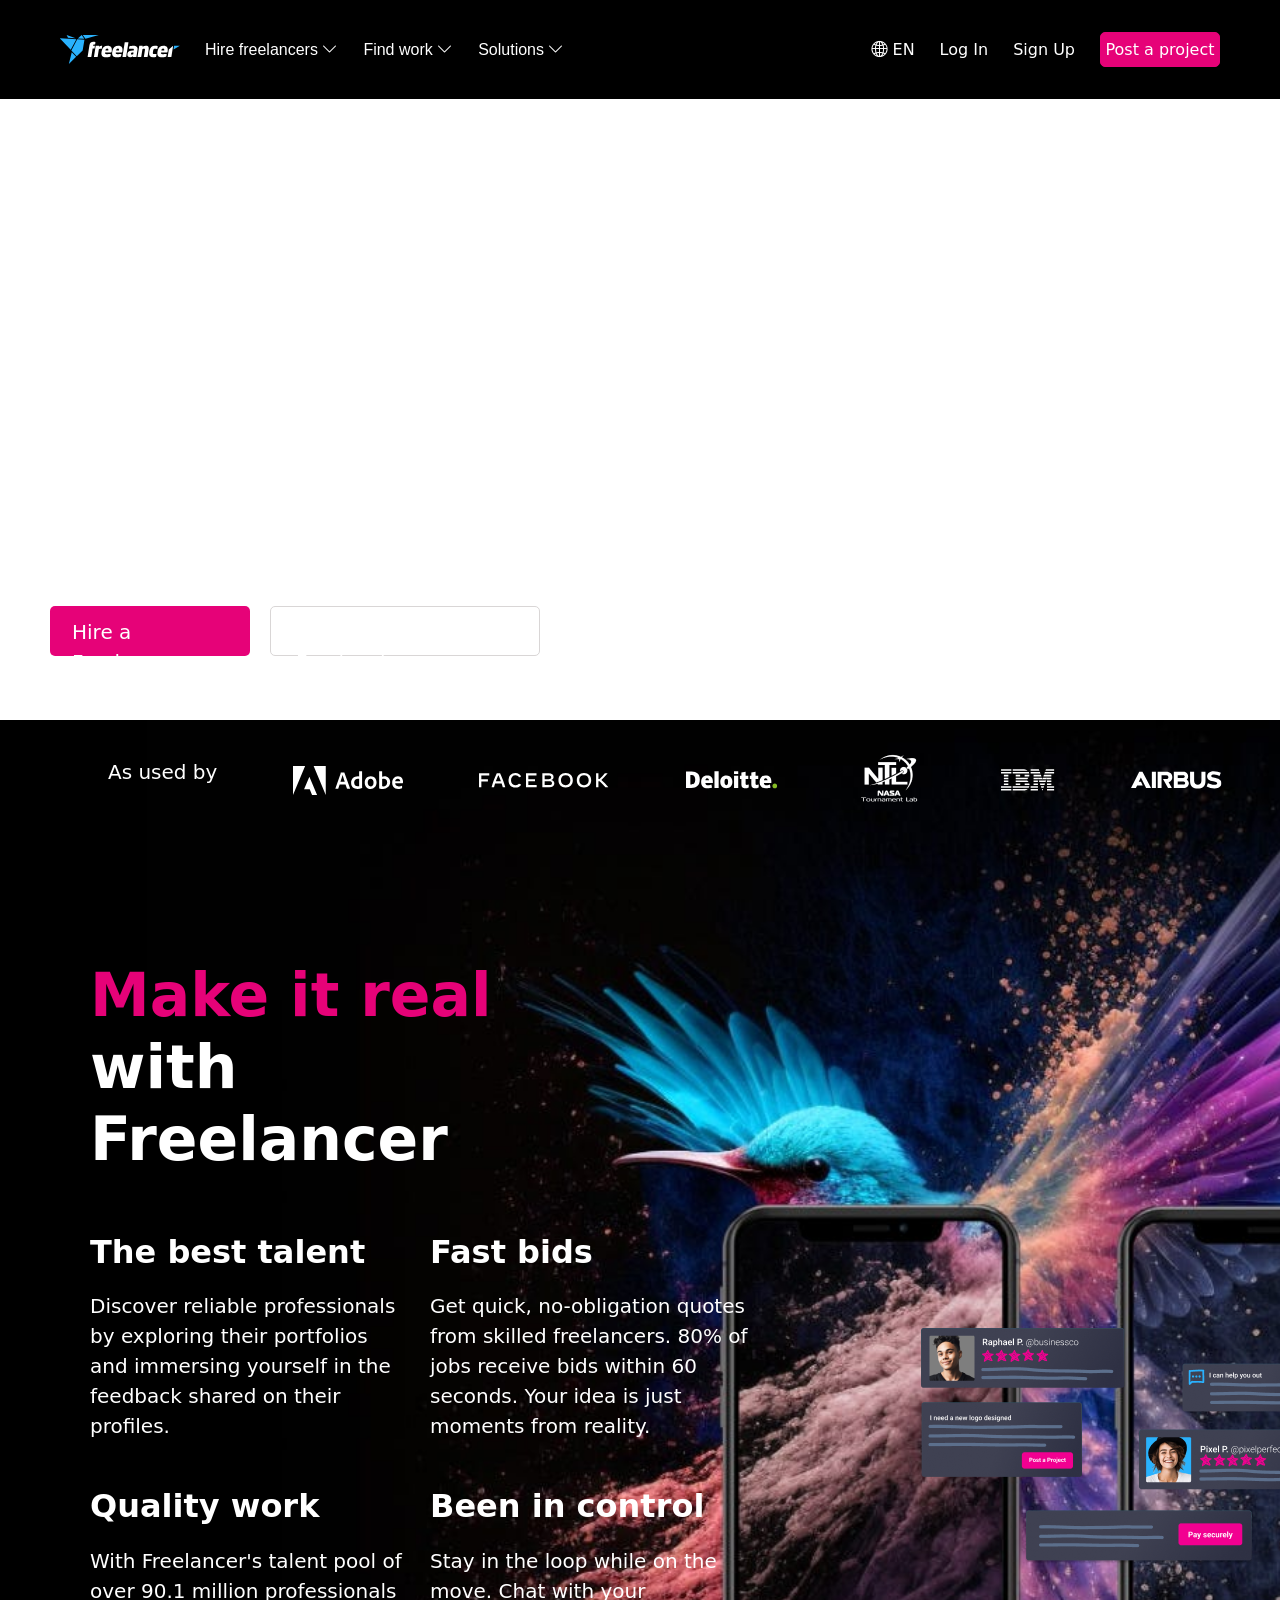
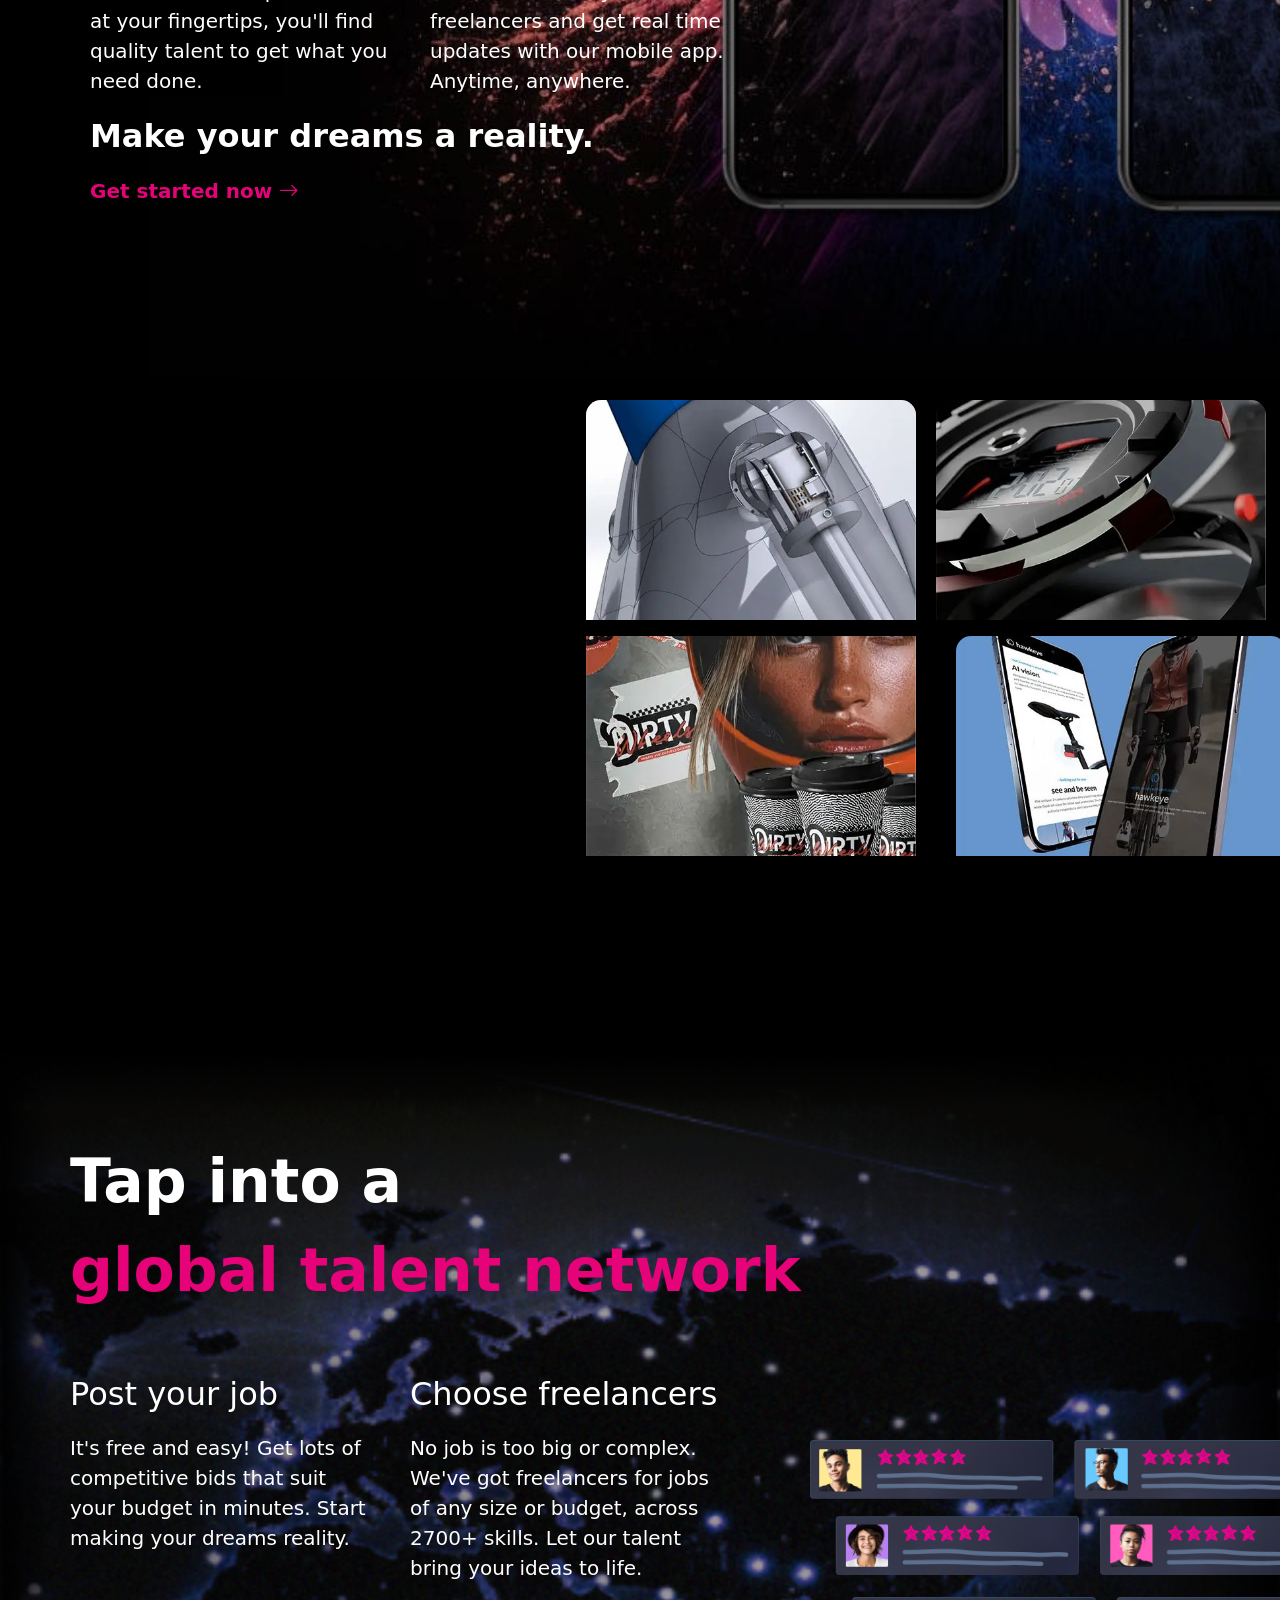
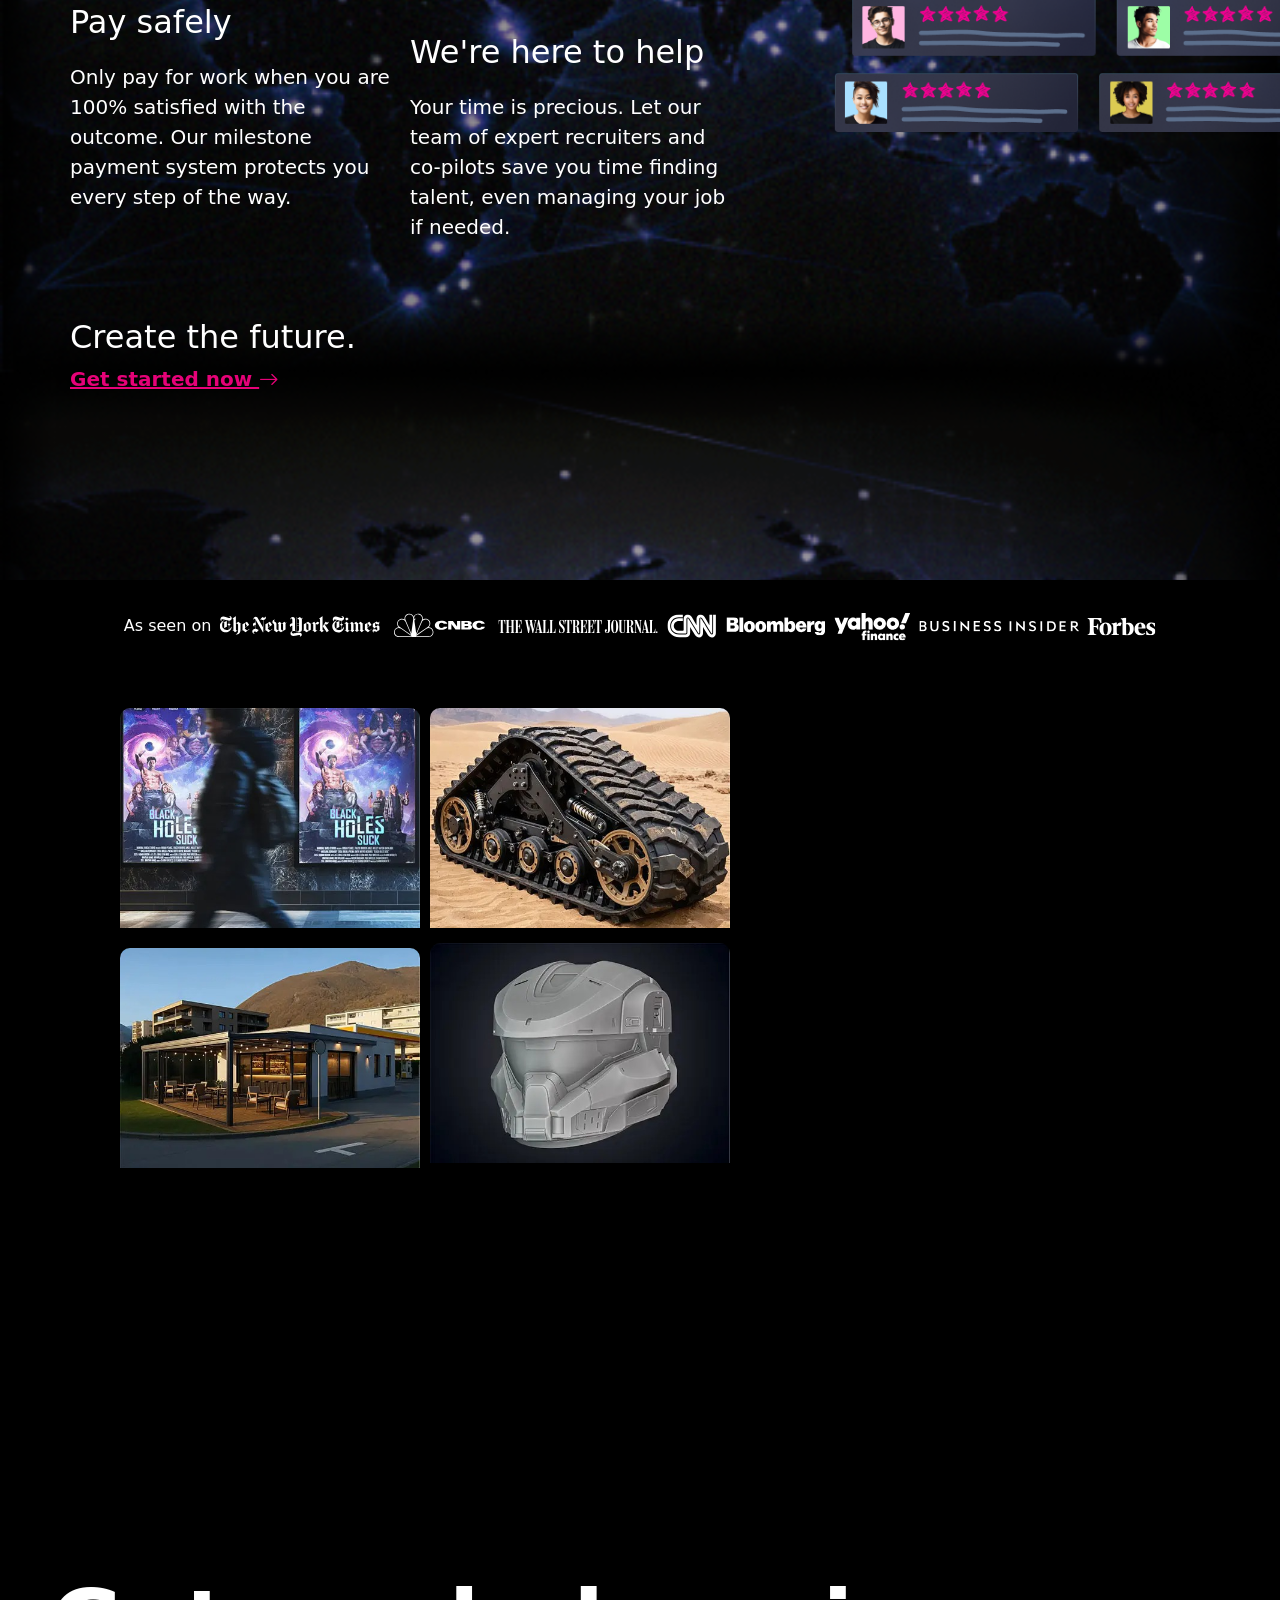
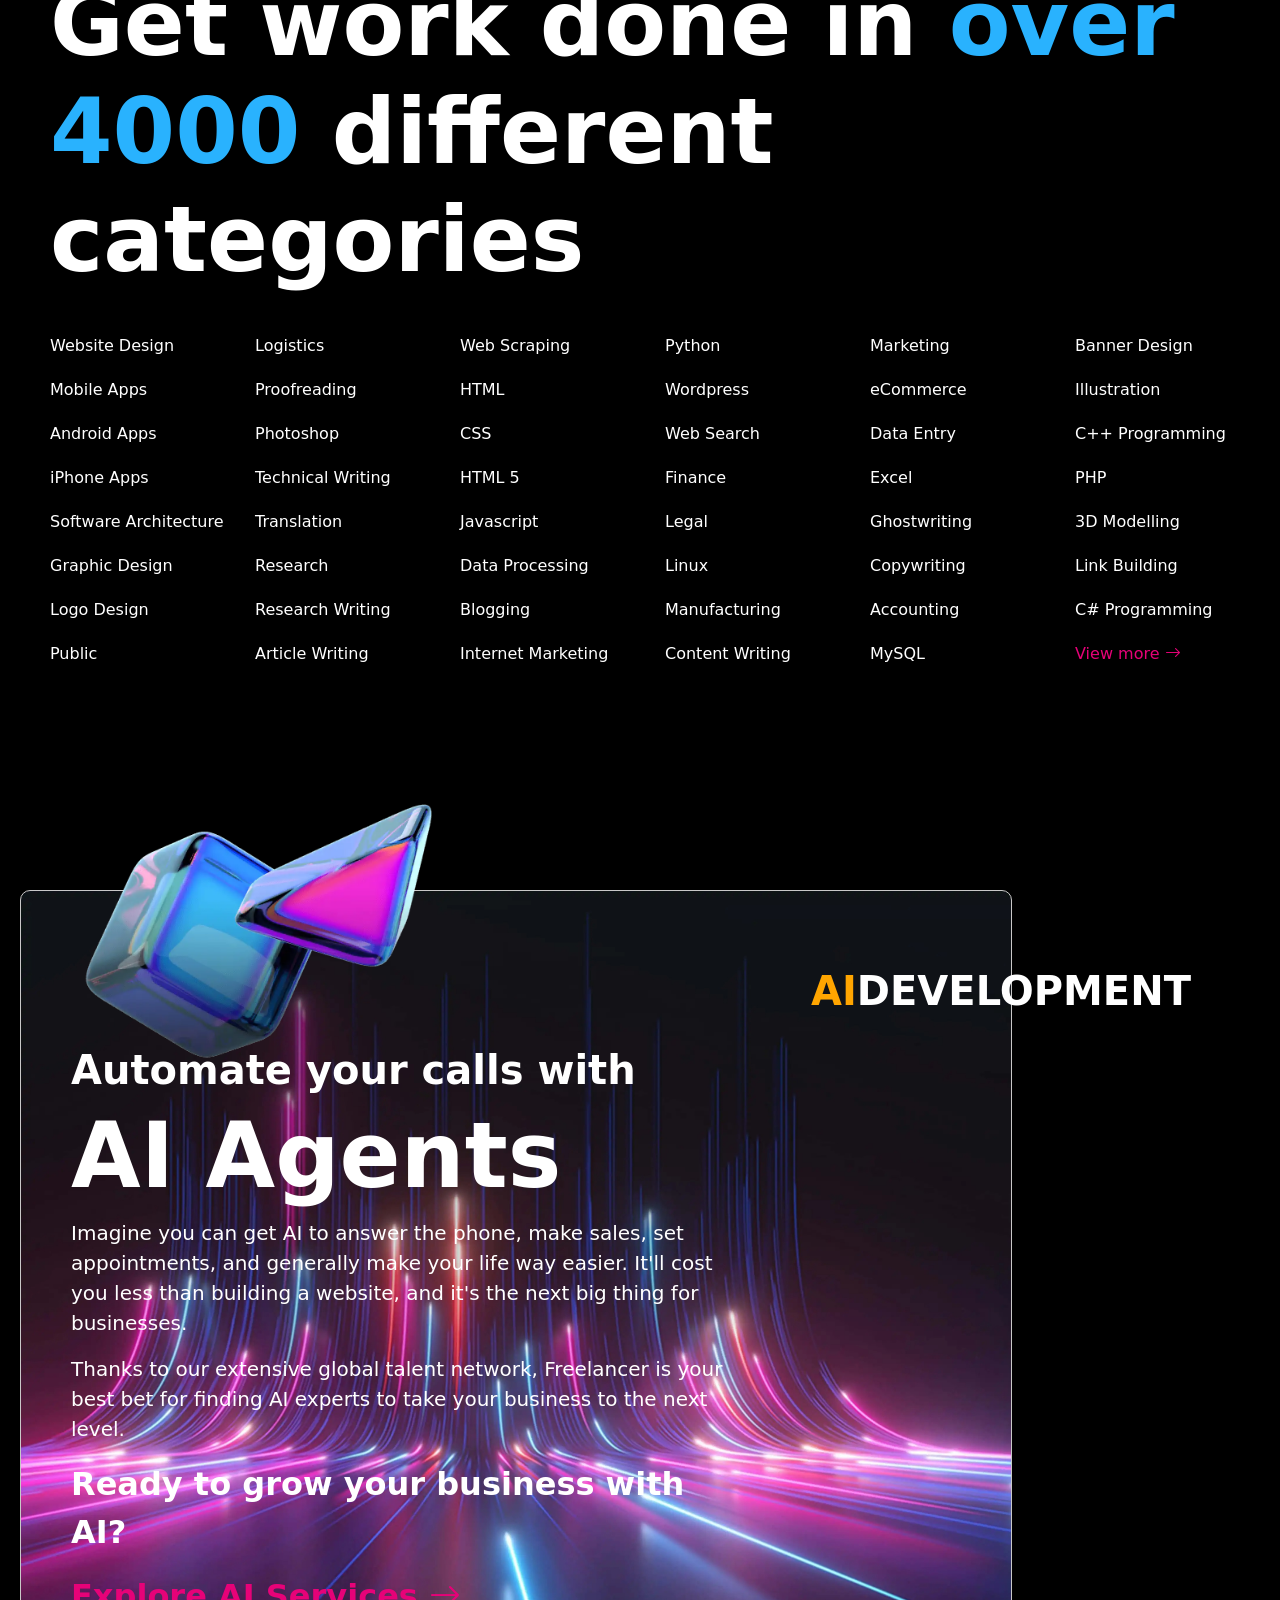
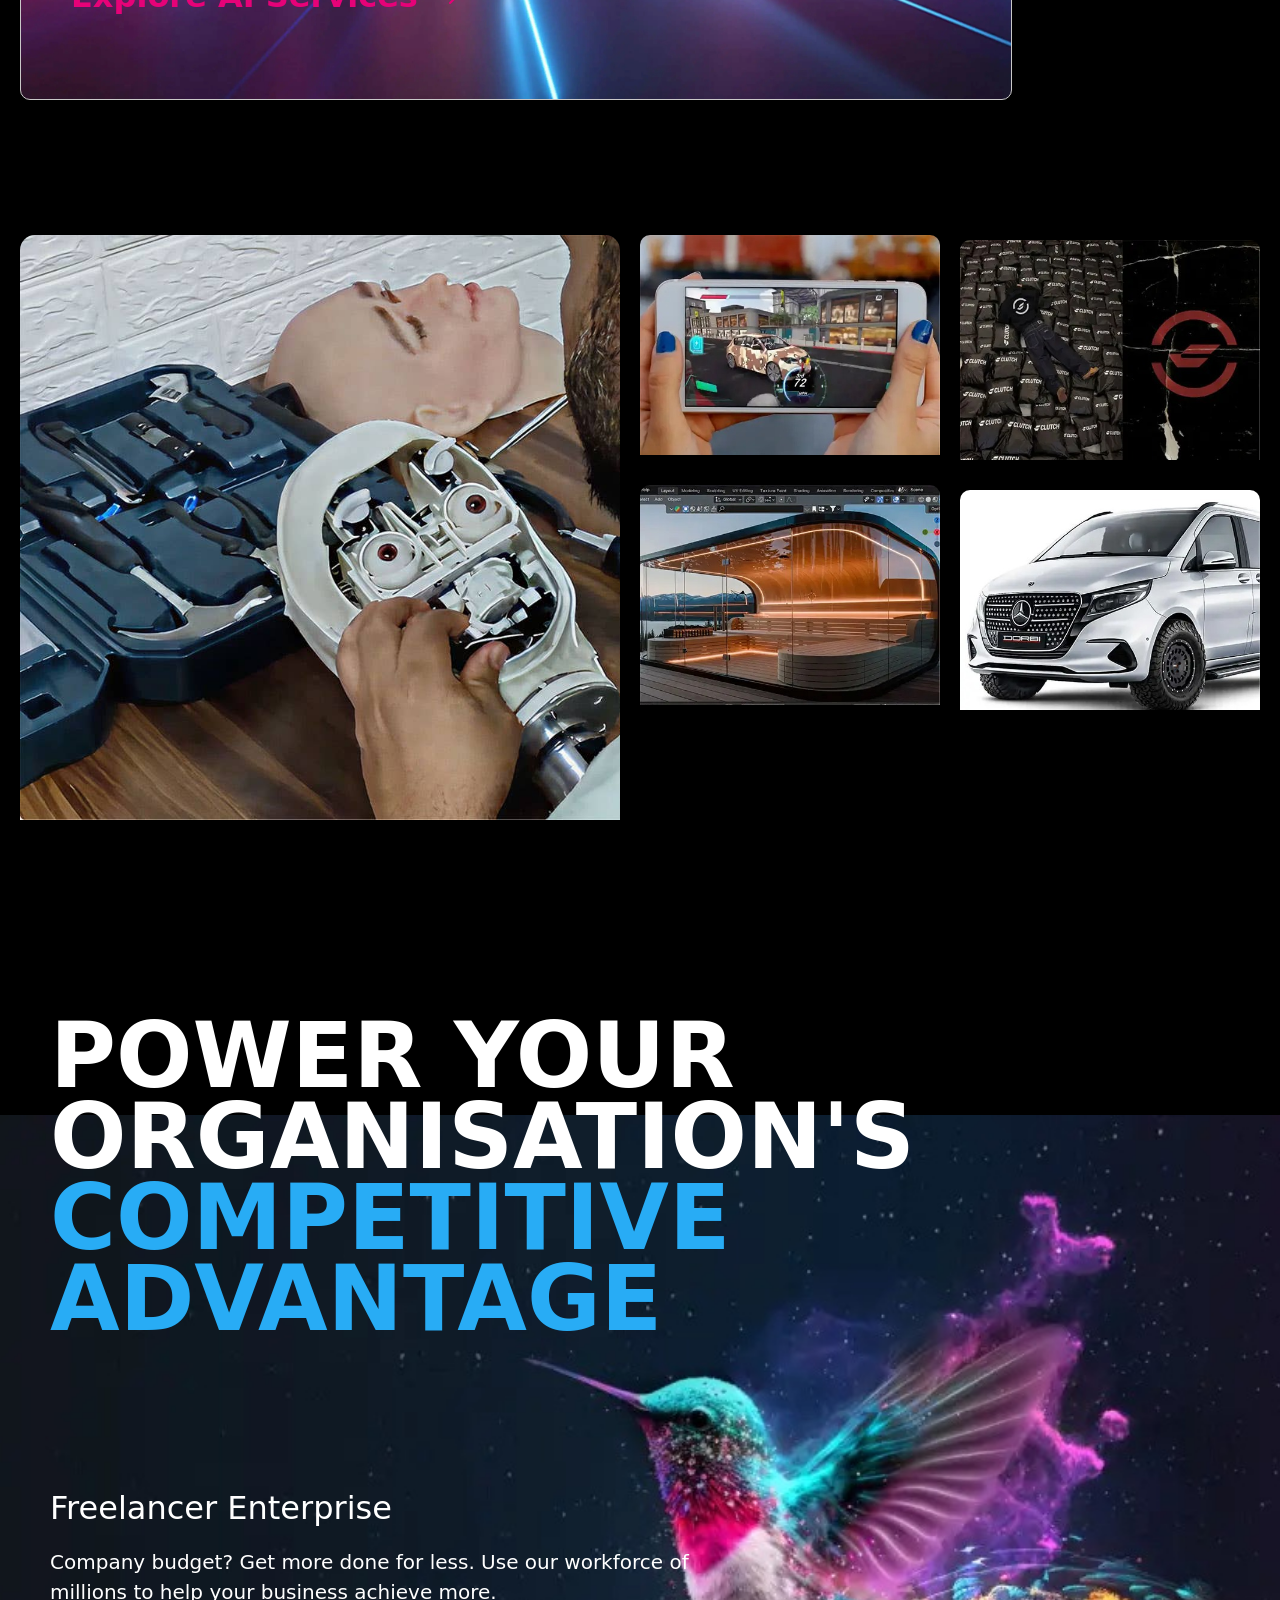
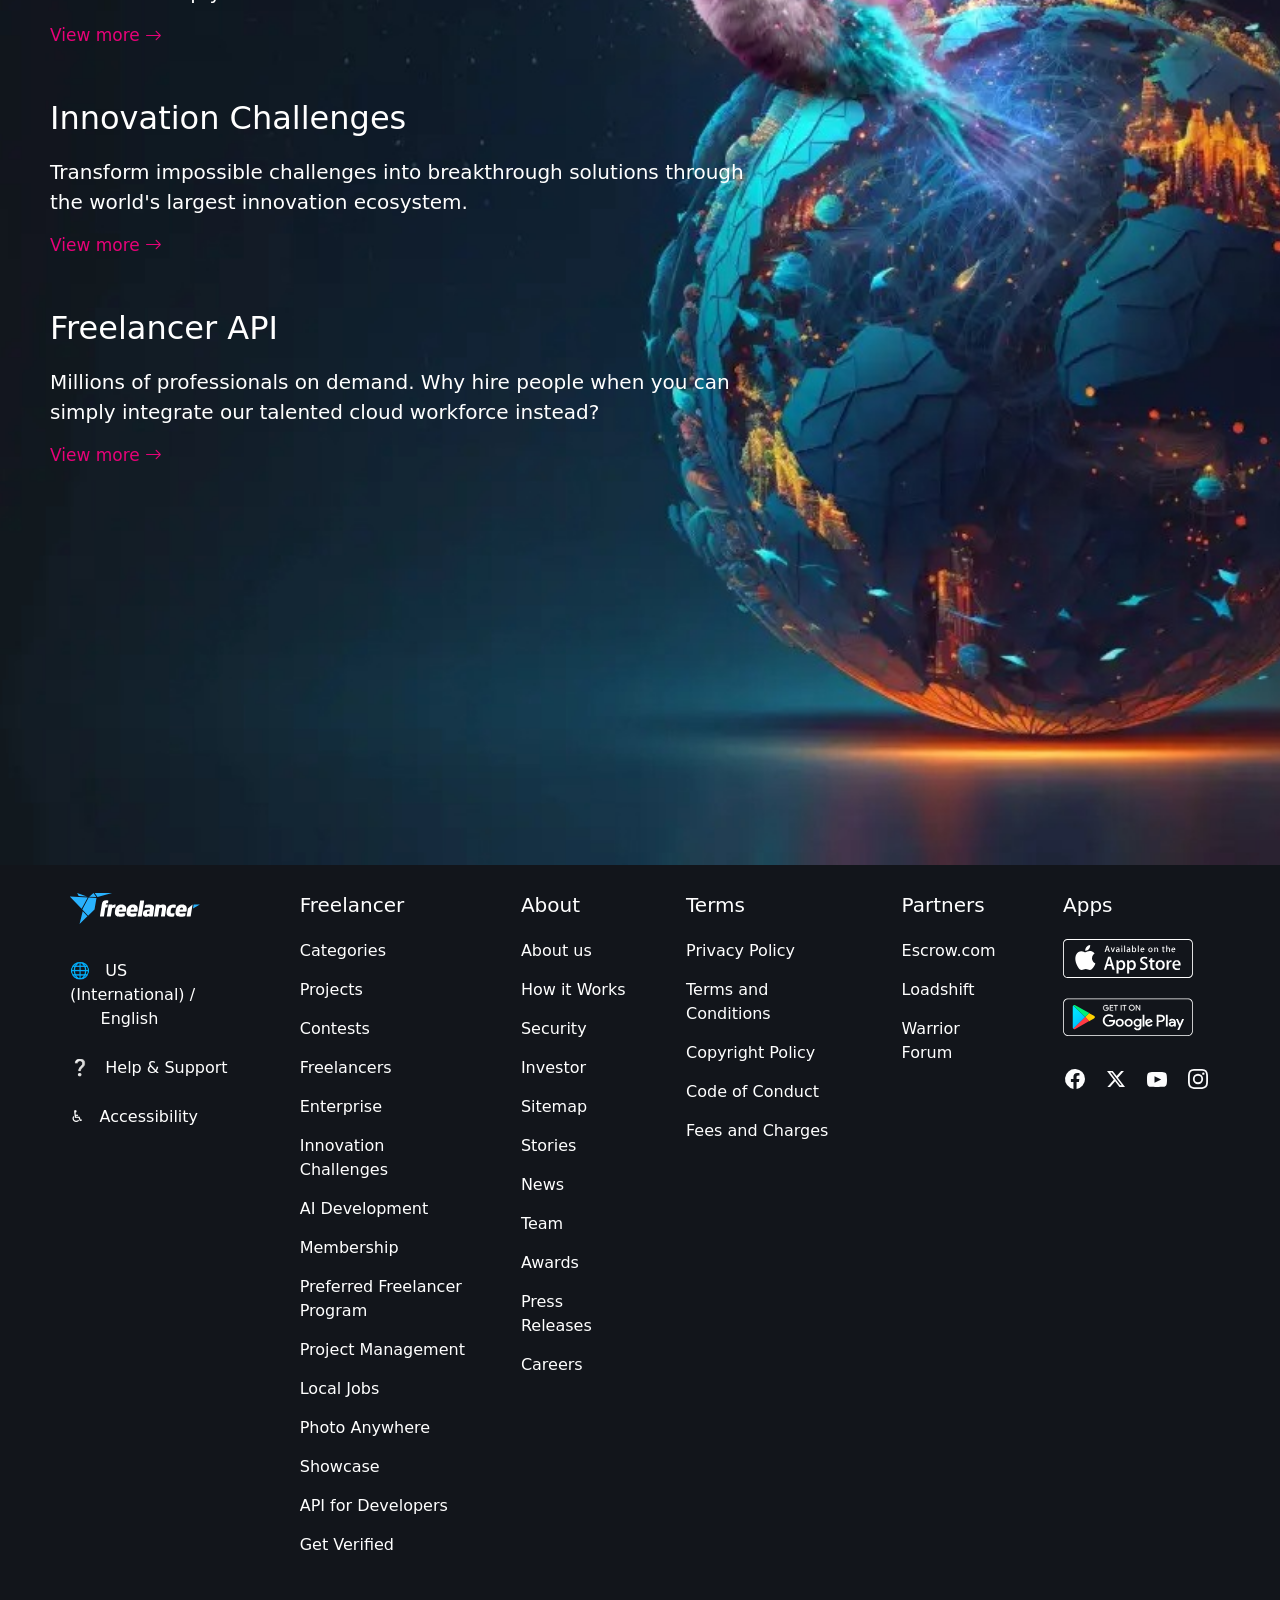
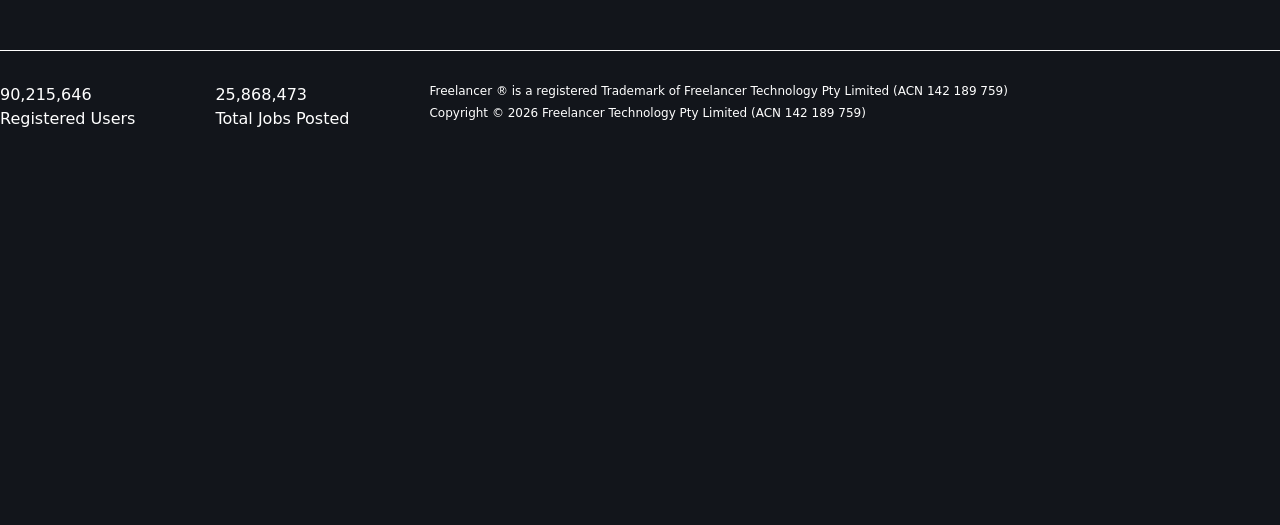
<file: index.html>
<!DOCTYPE html>
<html lang="en">

<head>
    <meta charset="UTF-8">
    <meta name="viewport" content="width=device-width, initial-scale=1.0">
    <title>Document</title>
    <link rel="stylesheet" href="freelancer.css">
    <link rel="stylesheet" href="https://cdn.jsdelivr.net/npm/bootstrap-icons@1.13.1/font/bootstrap-icons.min.css">
    <link href="https://cdn.jsdelivr.net/npm/bootstrap@5.3.8/dist/css/bootstrap.min.css" rel="stylesheet"
        integrity="sha384-sRIl4kxILFvY47J16cr9ZwB07vP4J8+LH7qKQnuqkuIAvNWLzeN8tE5YBujZqJLB" crossorigin="anonymous">
    <script src="https://cdn.jsdelivr.net/npm/bootstrap@5.3.8/dist/js/bootstrap.bundle.min.js"
        integrity="sha384-FKyoEForCGlyvwx9Hj09JcYn3nv7wiPVlz7YYwJrWVcXK/BmnVDxM+D2scQbITxI"
        crossorigin="anonymous"></script>
        <link rel="preconnect" href="https://fonts.googleapis.com">
<link rel="preconnect" href="https://fonts.gstatic.com" crossorigin>
<link href="https://fonts.googleapis.com/css2?family=Poppins:ital,wght@0,100;0,200;0,300;0,400;0,500;0,600;0,700;0,800;0,900;1,100;1,200;1,300;1,400;1,500;1,600;1,700;1,800;1,900&family=Roboto:ital,wght@0,100..900;1,100..900&display=swap" rel="stylesheet">
</head>

<body>
     <header>
        <div class="nav-wrap">
            <nav class="main-nav">
                <a href=""><img class="logo" src="pics/freelancer-logo-light (1).svg" alt=""></a>
                <div class="hirebox">
                    <a href=""> Hire freelancers <i class="bi bi-chevron-down"></i>
                    
                    </a>
                </div>
                <a href="dropdown.html">Find work <i class="bi bi-chevron-down"></i></a>
                <a href="">Solutions <i class="bi bi-chevron-down"></i></a>
            </nav>

            <nav class="main-nav2">
                <a href="">
                    <span><i class="bi bi-globe2"></i></span>
                    <span>EN</span>
                </a>
                <a href="login.html">Log In</a>
                <a href="">Sign Up</a>
                <a href=""><button class="nav-btn">Post a project</button></a>
            </nav>
        </div>
    </header> 

    <div>
        <div class="hero">
            <video autoplay muted loop playsinline class="background-video">
                <source src="herovid.mp4" type="video/mp4">
            </video>

            <div class="content">
                <h1>Hire the best freelancers for any job, online.</h1>

                <section class="sade">
                    <div class="nan">
                        <h1></h1>
                        <h2>World's largest freelance marketplace</h2>
                    </div>

                    <div class="nan">
                        <h1></h1>
                        <h2>Any job you can possibly think of</h2>
                    </div>

                    <div class="nan">
                        <h1></h1>
                        <h2>Save up to 90% & get quotes for free</h2>
                    </div>

                    <div class="nan">
                        <h1></h1>
                        <h2>Pay only when you're 100% happy</h2>
                    </div>

                </section>
                <div class="hire-earn">
                    <div class="hire">Hire a Freelancer</div>

                    <div class="earn">Earn Money Freelancing</div>
                </div>

            </div>
        </div>
    </div>
    <div class="second">
        <div class="second001">
            <p>As used by</p>
            <img src="pics/adobe-logo-darkmode (1).svg" alt="">
            <img src="pics/facebook-corporate-logo2-darkmode (1).svg" alt="">
            <img src="pics/deloitte-logo2-darkmode (1).svg" alt="">
            <img src="pics/nasa-logo-v4.webp" alt="">
            <img src="pics/ibm-logo2-darkmode (1).svg" alt="">
            <img src="pics/airbus-logo2-darkmode (1).svg" alt="">

        </div>
        <h1><span>Make it real</span> with Freelancer</h1>

        <div class="second-img">
            <div>
                <div class="second002">
                    <div class="second003">
                        <h3>The best talent</h3>
                        <p>Discover reliable professionals by exploring their portfolios and immersing yourself in the
                            feedback
                            shared on their profiles.</p>
                    </div>

                    <div class="second004">
                        <h3>Fast bids</h3>
                        <p>Get quick, no-obligation quotes from skilled freelancers. 80% of jobs receive bids within 60
                            seconds. Your idea is just moments from reality.</p>

                    </div>
                </div>
                <div class="second005">
                    <div class="second003">
                        <h3>Quality work</h3>
                        <p>With Freelancer's talent pool of over 90.1 million professionals at your fingertips, you'll
                            find
                            quality talent to get what you need done.</p>
                    </div>

                    <div class="second004">
                        <h3>Been in control</h3>
                        <p>Stay in the loop while on the move. Chat with your freelancers and get real time updates with
                            our
                            mobile app. Anytime, anywhere.</p>
                    </div>

                </div>

            </div>
            <div class="second-pics"><img src="pics/imageye___-_imgi_166_make-it-real-cards-ld.png" alt=""></div>
        </div>

        <p class="second-p">Make your dreams a reality.</p>
        <a class="second-a" href="">Get started now <i class="bi bi-arrow-right"></i></a>

    </div>

    <section class="sec01">
        <div class="sec-vid01">
            <video class="vid02" autoplay muted loop playsinline
                src="pics/Hire Freelancers Find Freelance Jobs Online (3).mp4"></video>

            <div class="vid03">
                <div class="vid04">The year you finally launch the thing.</div>
                <div><button class="vid05">Launch now <i class="bi bi-arrow-right"></i></button></div>
            </div>
        </div>
        <div class="flex-box">
            <div class="robot-flex">
                <div class="robot-f">
                    <div class="robot">
                        <a href="#" class="robot-1">
                            Humanoid Robotics
                        </a>
                    </div>
                    <div class="vidi01">
                        <div class="vidi06">
                            <p>Engineer the future, joint by joint</p>
                        </div>
                        <div><button class="vidi03">Post a Project<i class="bi bi-arrow-right"></i></button></div>
                    </div>
                </div>

                <div class="robot-g">
                    <div class="robot001">
                        <div class="robot-2">
                            <a href="#">
                                Product Manufacturing
                            </a>
                        </div>
                    </div>
                    <div class="vidi02">
                        <div class="vidi02">From CAD file to wrist, at scale..</div>
                        <div><button class="vidi03">Make it real<i class="bi bi-arrow-right"></i></button></div>
                    </div>
                </div>
            </div>
            <div class="secondss">
                <div class="robot-j">
                    <div class="robot003">
                        <a href="">BRAND STRATEGY</a>
                    </div>
                    <div class="video07">
                        <h3>A brand worth a second</h3>
                        <div><button class="btn07">Post a Project</button></div>
                    </div>
                </div>
                <div>

                </div>
                <div class="robot-123">
                    <div class="robot12345">
                        <a href="#" class="robot-12345">
                            Mobile app development
                        </a>
                    </div>
                    <div class="vidi12345">
                        <div class="vidi1067">
                            <p>Ship the app you've been sketching on napkins.</p>
                        </div>
                        <div><button class="vidi03">Post a Project<i class="bi bi-arrow-right"></i></button></div>
                    </div>
                </div>
            </div>
        </div>
    </section>

    <section class="third-phase">
        <h1>Tap into a </h1>
        <span>global talent network</span>

        <div class="third-phase00001">
            <div class="third-phase001">
                <div>
                    <div class="third1">
                        <h3>Post your job</h3>
                        <p>It's free and easy! Get lots of competitive bids that suit your budget in minutes. Start
                            making
                            your dreams reality.</p>
                    </div>

                    <div class="third2">
                        <h3>Pay safely</h3>
                        <p>Only pay for work when you are 100% satisfied with the outcome. Our milestone payment system
                            protects you every step of the way.</p>
                    </div>
                </div>

                <div>
                    <div class="third3">
                        <h3>Choose freelancers</h3>
                        <p>No job is too big or complex. We've got freelancers for jobs of any size or budget, across
                            2700+
                            skills. Let our talent bring your ideas to life.</p>
                    </div>

                    <div class="third4">
                        <h3>We're here to help</h3>
                        <p>Your time is precious. Let our team of expert recruiters and co-pilots save you time finding
                            talent,
                            even managing your job if needed.</p>
                    </div>
                </div>

            </div>
            <div class="third012">
                <img src="pics/global-talent-cards-ld.png" alt="">
            </div>

        </div>
        <div class="third-007">
            <h3>Create the future.</h3>
            <a href="">Get started now <i class="bi bi-arrow-right"></i></a>
        </div>

    </section>

    <section class="fourth">
        <div class="fourth123">
            <p>As seen on</p>
            <p><img src="pics/the-new-york-times-darkmode (1).svg" alt=""></p>
            <p><img src="pics/cnbc-darkmode (1).svg" alt=""></p>
            <p><img src="pics/wall-street-journal-darkmode (1).svg" alt=""></p>
            <p><img src="pics/cnn-darkmode (1).svg"></p>
            <p><img src="pics/bloomberg-darkmode (1).svg" alt=""></p>
            <p><img src="pics/yahoo-finance-darkmode (1).svg" alt=""></p>
            <p><img src="pics/business-insider-darkmode (1).svg" alt=""></p>
            <p><img src="pics/forbes-darkmode (1).svg" alt=""></p>
        </div>



        <div class="vdd-coseplay">
            <div class="vdd-abc">
                <div class="vdd-p0">
                    <div class="video-post">
                        <div class="video-pp">
                            <a class="ppa" href="">video post- production</a>
                        </div>
                        <div class="video-pp1">
                            <p>Make the impossible look effortless.</p>
                            <button>Post a Project<i class="bi bi-arrow-right-short"></i></i></button>
                        </div>
                    </div>

                    <div class="video-post007">
                        <div class="video-ab">
                            <a class="ppa01" href="">
                                architechtural
                                design & render
                            </a>
                        </div>
                        <div class="video-abcd">
                            <p>Old bones, new possibilities.</p>
                            <button>Post a Project <i class="bi bi-arrow-right-short"></i></i></button>
                        </div>
                    </div>
                </div>

                <div>
                    <div class="advancedd">
                        <div class="advance001">
                            <a class="ada-01" href="">
                                advanced prototyping
                            </a>
                        </div>
                        <div class="ada-02">
                            <p>Built for the road less travelled. Or no road at all.</p>
                            <button>Post a Project <i class="bi bi-arrow-right-short"></i></button>
                        </div>
                    </div>
                    <div class="cosep101">
                        <div class="coseplay">
                            <a class="coseplay01" href="">
                                coseplay costume design
                            </a>
                        </div>
                        <div class="coseplay02">
                            <p>Win the con before you arrive.</p>
                            <button>Post a Project <i class="bi bi-arrow-right-short"></i></button>
                        </div>
                    </div>
                </div>
            </div>
            <div>
                <div class="interior-design">
                    <video class="vcc" autoplay muted loop playsinline src="pics/video02.mp4"></video>

                    <div class="content101">
                        <p class="int">interior design</p>
                    </div>
                    <div class="content001">
                        <p>
                            Walk through it before you build it.</p>
                        <button>Post a Project <i class="bi bi-arrow-right-short"></i></i></button>
                    </div>
                </div>
            </div>
        </div>
    </section>

    <div class="six">
        <h2>Get work done in <span>over 4000</span> different categories</h2>

        <div class="six01">
            <a href="web.html">Website Design</a>
            <a href="">Logistics</a>
            <a href="">Web Scraping</a>
            <a href="">Python</a>
            <a href="">Marketing</a>
            <a href="">Banner Design</a>


            <a href="">Mobile Apps</a>
            <a href="">Proofreading</a>
            <a href="">HTML</a>
            <a href="">Wordpress</a>
            <a href="">eCommerce</a>
            <a href="">Illustration</a>


            <a href="">Android Apps</a>
            <a href="">Photoshop</a>
            <a href="">CSS</a>
            <a href="">Web Search</a>
            <a href="">Data Entry</a>
            <a href="">C++ Programming</a>


            <a href="">iPhone Apps</a>
            <a href="">Technical Writing</a>
            <a href="">HTML 5</a>
            <a href="">Finance</a>
            <a href="">Excel</a>
            <a href="">PHP</a>


            <a href="">Software Architecture</a>
            <a href="">Translation</a>
            <a href="">Javascript</a>
            <a href="">Legal</a>
            <a href="">Ghostwriting</a>
            <a href="">3D Modelling</a>


            <a href="">Graphic Design</a>
            <a href="">Research</a>
            <a href="">Data Processing</a>
            <a href="">Linux</a>
            <a href="">Copywriting</a>
            <a href="">Link Building</a>


            <a href="">Logo Design</a>
            <a href="">Research Writing</a>
            <a href="">Blogging</a>
            <a href="">Manufacturing</a>
            <a href="">Accounting</a>
            <a href="">C# Programming</a>


            <a href="">Public</a>
            <a href="">Article Writing</a>
            <a href="">Internet Marketing</a>
            <a href="">Content Writing</a>
            <a href="">MySQL</a>
            <a class="aaaa" href="">View more <i class="bi bi-arrow-right"></i></a>
        </div>
    </div>

    <section class="automate">
        <div class="automate001">
            <div>
                <img src="pics/imageye___-_imgi_267_cubes.png" alt="">
                <h3>Automate your calls with</h3>
                <h1>AI Agents</h1>
                <p class="ai-agent">Imagine you can get AI to answer the phone, make sales, set appointments, and
                    generally make your life way easier. It'll cost you less than building a website, and it's the next
                    big thing for businesses.</p>
                <p class="ai-agent2">Thanks to our extensive global talent network, Freelancer is your best bet for
                    finding AI experts to take your business to the next level.</p>
                <p class="ai-agent3">Ready to grow your business with AI?</p>
                <a class="ai-agent4" href="">Explore AI Services <i class="bi bi-arrow-right"></i></a>
            </div>
            <div class="ai-agent55">
                <p class="ai-agent5"><span>AI</span>DEVELOPMENT</p>
            </div>

        </div>
    </section>

    <div class="seven">
        <!-- <div class="one"> -->
        <div class="seven101">
            <div class="seven11">
                <div class="mechanical-eng">
                    <a class="mechanic1" href="">
                        MECHANICAL ENGINEERING
                    </a>
                </div>
                <div class="mechanic2">
                    <p>Hands-on help for hands that work.</p>
                    <button>Post a Project <i class="bi bi-arrow-right-short"></i></i></button>
                </div>
            </div>

        </div>
        <div class="v-game">
            <div>
                <div class="video-game">
                    <div class="video-game1">
                        <a class="video-game2" href="">
                            video game developent
                        </a>
                    </div>
                    <div class="video-game3">
                        <p>Your idea. Their thumbs.</p>
                        <button>Post a Project <i class="bi bi-arrow-right-short"></i></i></button>
                    </div>
                </div>

                <div class="games">
                    <div class="game">
                        <a class="game3d" href="">
                            3d building Modelling
                        </a>
                    </div>
                    <div class="game001">
                        <p>See it standing before you break ground.</p>
                        <button>Post a Project <i class="bi bi-arrow-right-short"></i></i></button>
                    </div>
                </div>
            </div>

            <div class="label-auto">
                <div class="label">
                    <div class="label01">
                        <a class="label02" href="">
                            fashion label branding
                        </a>
                    </div>
                    <div class="label003">
                        <p>Wear the brand. Live the brand.</p>
                        <button>Post a Project <i class="bi bi-arrow-right-short"></i></i></button>
                    </div>
                </div>

                <div class="automotive101">
                    <div class="automotive">
                        <a class="automotive02" href="">
                            automotive modificat0ion
                        </a>
                    </div>
                    <div class="automotive03">
                        <p>Stock is where the story ends.</p>
                        <button>Post a Project <i class="bi bi-arrow-right-short"></i></i></button>
                    </div>
                </div>
            </div>
        </div>
    </div>
    </div>

    <section class="upsell">
        <div class="upsell01">
            <h1>Power your organisation's <span>competitive advantage</span></h1>
        </div>
        <div class="upsell02">
            <h3>Freelancer Enterprise</h3>
            <p>Company budget? Get more done for less. Use our workforce of millions to help your business achieve more.
            </p>
            <a href="">View more <i class="bi bi-arrow-right"></i></a>
        </div>

        <div class="upsell02">
            <h3>Innovation Challenges</h3>
            <p>Transform impossible challenges into breakthrough solutions through the world's largest innovation
                ecosystem.</p>
            <a href="">View more <i class="bi bi-arrow-right"></i></a>
        </div>

        <div class="upsell02">
            <h3>Freelancer API</h3>
            <p>Millions of professionals on demand. Why hire people when you can simply integrate our talented cloud
                workforce instead?</p>
            <a href="">View more <i class="bi bi-arrow-right"></i></a>
        </div>

    </section>



    <footer>
        <div class="footer">

            <div class="footer-logo">
            <img src="pics/freelancer-logo-light (1).svg" alt="">

            <a href="#">🌐 &nbsp; US (International) /<br>
                &nbsp;&nbsp;&nbsp;&nbsp;&nbsp; English</a>

            <a href="#">❔ &nbsp; Help & Support</a>

            <a href="#">♿ &nbsp; Accessibility</a>
        </div>

        <div>
            <h3>Freelancer</h3>
            <a href="#">Categories</a>
            <a href="#">Projects</a>
            <a href="#">Contests</a>
            <a href="#">Freelancers</a>
            <a href="#">Enterprise</a>
            <a href="#">Innovation Challenges</a>
            <a href="#">AI Development</a>
            <a href="#">Membership</a>
            <a href="#">Preferred Freelancer<br>Program</a>
            <a href="#">Project Management</a>
            <a href="#">Local Jobs</a>
            <a href="#">Photo Anywhere</a>
            <a href="#">Showcase</a>
            <a href="#">API for Developers</a>
            <a href="http://127.0.0.1:5500/dropdown.html">Get Verified</a>
        </div>

        <div>
            <h3>About</h3>
            <a href="#">About us</a>
            <a href="#">How it Works</a>
            <a href="#">Security</a>
            <a href="#">Investor</a>
            <a href="#">Sitemap</a>
            <a href="#">Stories</a>
            <a href="#">News</a>
            <a href="#">Team</a>
            <a href="#">Awards</a>
            <a href="#">Press Releases</a>
            <a href="#">Careers</a>
        </div>

        <div>
            <h3>Terms</h3>
            <a href="#">Privacy Policy</a>
            <a href="#">Terms and Conditions</a>
            <a href="#">Copyright Policy</a>
            <a href="#">Code of Conduct</a>
            <a href="#">Fees and Charges</a>
        </div>

        <div>
            <h3>Partners</h3>
            <a href="#">Escrow.com</a>
            <a href="#">Loadshift</a>
            <a href="#">Warrior Forum</a>
        </div>

        <div>
            <h3>Apps</h3>

            <a href="#"><img src="pics/app-store (1).svg" alt=""></a>
            <a class="II" href="#"><img src="pics/google-play (1).svg" alt=""></a>

            <div class="social">
                <a href="#"><svg xmlns="http://www.w3.org/2000/svg" viewBox="0 0 24 24" fit="" height="24" width="24"
                        preserveAspectRatio="xMidYMid meet" focusable="false" fill="#FCFCFD"
                        xmlns:xlink="http://www.w3.org/1999/xlink">
                        <path fill-rule="evenodd"
                            d="M22 12a10 10 0 1 0-11.56 9.88v-6.99H7.9V12h2.54V9.8c0-2.5 1.49-3.9 3.77-3.9 1.1 0 2.24.2 2.24.2v2.46H15.2c-1.24 0-1.63.77-1.63 1.56V12h2.78l-.45 2.9h-2.33v6.98A10 10 0 0 0 22 12"
                            fill="#FCFCFD"></path>
                    </svg></a>
                <a href="#"><svg xmlns="http://www.w3.org/2000/svg" viewBox="0 0 24 24" fit="" height="24" width="24"
                        preserveAspectRatio="xMidYMid meet" focusable="false" fill="#FCFCFD"
                        xmlns:xlink="http://www.w3.org/1999/xlink">
                        <path
                            d="M17.18 3.97h2.76l-6.03 6.77L21 19.97h-5.55l-4.35-5.6-4.98 5.6H3.36l6.45-7.25L3 3.97h5.7l3.93 5.1zm-.97 14.37h1.53L7.86 5.5H6.22z"
                            fill="#FCFCFD"></path>
                    </svg></a>
                <a href="#"><svg xmlns="http://www.w3.org/2000/svg" viewBox="0 0 24 24" fit="" height="24" width="24"
                        preserveAspectRatio="xMidYMid meet" focusable="false" fill="#FCFCFD"
                        xmlns:xlink="http://www.w3.org/1999/xlink">
                        <path
                            d="M18.35 5.15c-3-.2-9.7-.2-12.7 0C2.41 5.38 2.02 7.34 2 12.5c.02 5.15.4 7.12 3.65 7.35 3 .2 9.7.2 12.7 0 3.24-.23 3.63-2.19 3.65-7.35-.02-5.15-.4-7.12-3.65-7.35M9.5 15.83V9.17l6.67 3.32z"
                            fill="#FCFCFD"></path>
                    </svg></a>
                <a href="#"><svg xmlns="http://www.w3.org/2000/svg" viewBox="0 0 24 24" fit="" height="24" width="24"
                        preserveAspectRatio="xMidYMid meet" focusable="false" fill="#FCFCFD"
                        xmlns:xlink="http://www.w3.org/1999/xlink">
                        <path fill-rule="evenodd"
                            d="M15.33 12a3.33 3.33 0 1 1-6.66 0 3.33 3.33 0 0 1 6.66 0m4.81-4.04c.05 1.05.06 1.37.06 4.04s-.01 2.99-.06 4.04c-.12 2.69-1.39 3.98-4.1 4.1a71 71 0 0 1-4.04.06c-2.67 0-2.99-.01-4.04-.06-2.72-.12-3.98-1.41-4.1-4.1A70 70 0 0 1 3.8 12c0-2.67.01-2.99.06-4.04.12-2.69 1.39-3.98 4.1-4.1C9.01 3.8 9.33 3.8 12 3.8a71 71 0 0 1 4.04.06c2.71.12 3.98 1.41 4.1 4.1m-3 4.04a5.13 5.13 0 1 0-10.28 0 5.13 5.13 0 0 0 10.28 0m1.4-5.34a1.2 1.2 0 1 0-2.4 0 1.2 1.2 0 0 0 2.4 0M22 12c0-2.72-.01-3.06-.06-4.12-.16-3.63-2.18-5.65-5.82-5.82C15.06 2.01 14.72 2 12 2s-3.06.01-4.12.06c-3.64.17-5.65 2.18-5.82 5.82C2.01 8.94 2 9.28 2 12s.01 3.06.06 4.12c.17 3.64 2.18 5.65 5.82 5.82 1.06.05 1.4.06 4.12.06s3.06-.01 4.12-.06c3.63-.17 5.66-2.18 5.82-5.82.05-1.06.06-1.4.06-4.12"
                            fill="#FCFCFD"></path>
                    </svg></a>
            </div>
        </div>
        </div>
        

        <div class="foo">
            <div class="foot">
                <p>90,215,646</p>
                Registered Users
            </div>
            <div class="foot">
                <p>25,868,473</p>
                Total Jobs Posted
            </div>
            <div class="foot01">
                <p>Freelancer ® is a registered Trademark of Freelancer Technology Pty Limited (ACN 142 189 759)</p>
                <p>Copyright © 2026 Freelancer Technology Pty Limited (ACN 142 189 759)</p>
            </div>
        </div>

    </footer>
</body>

</html>
</file>
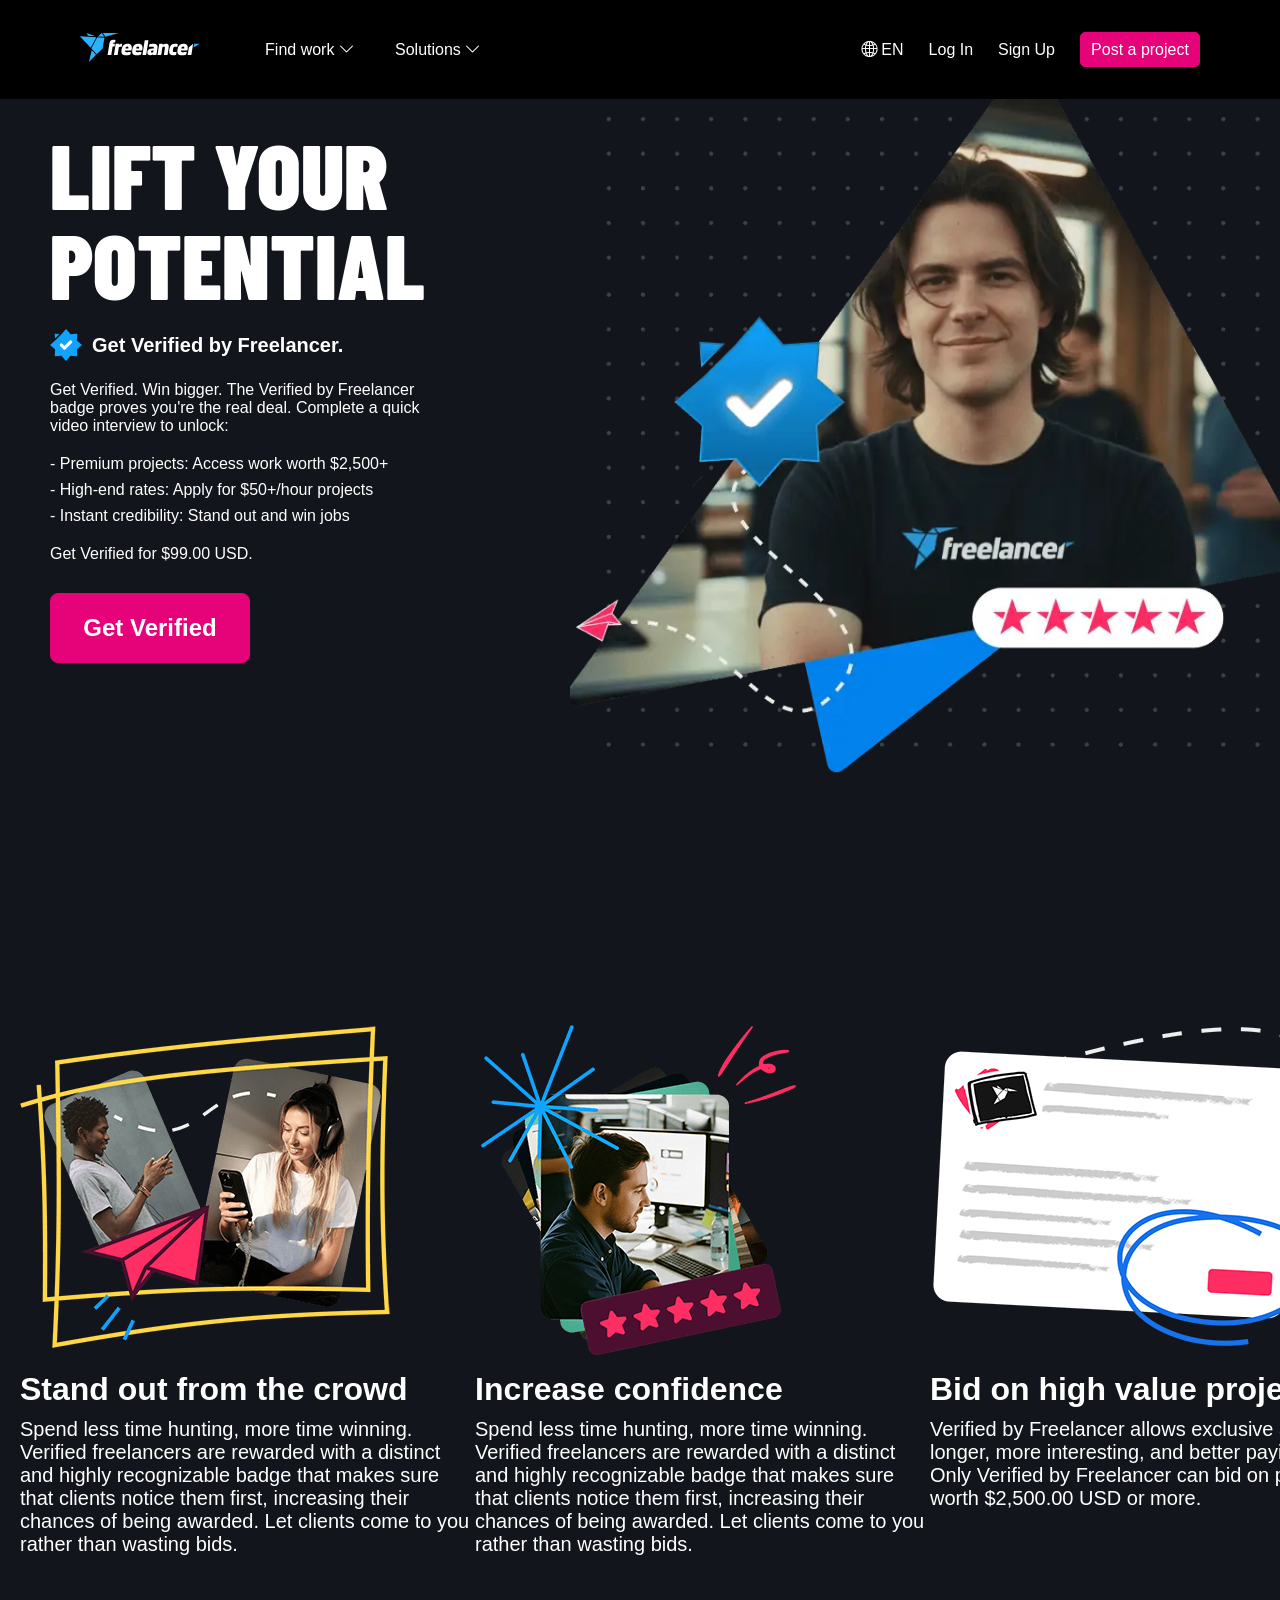
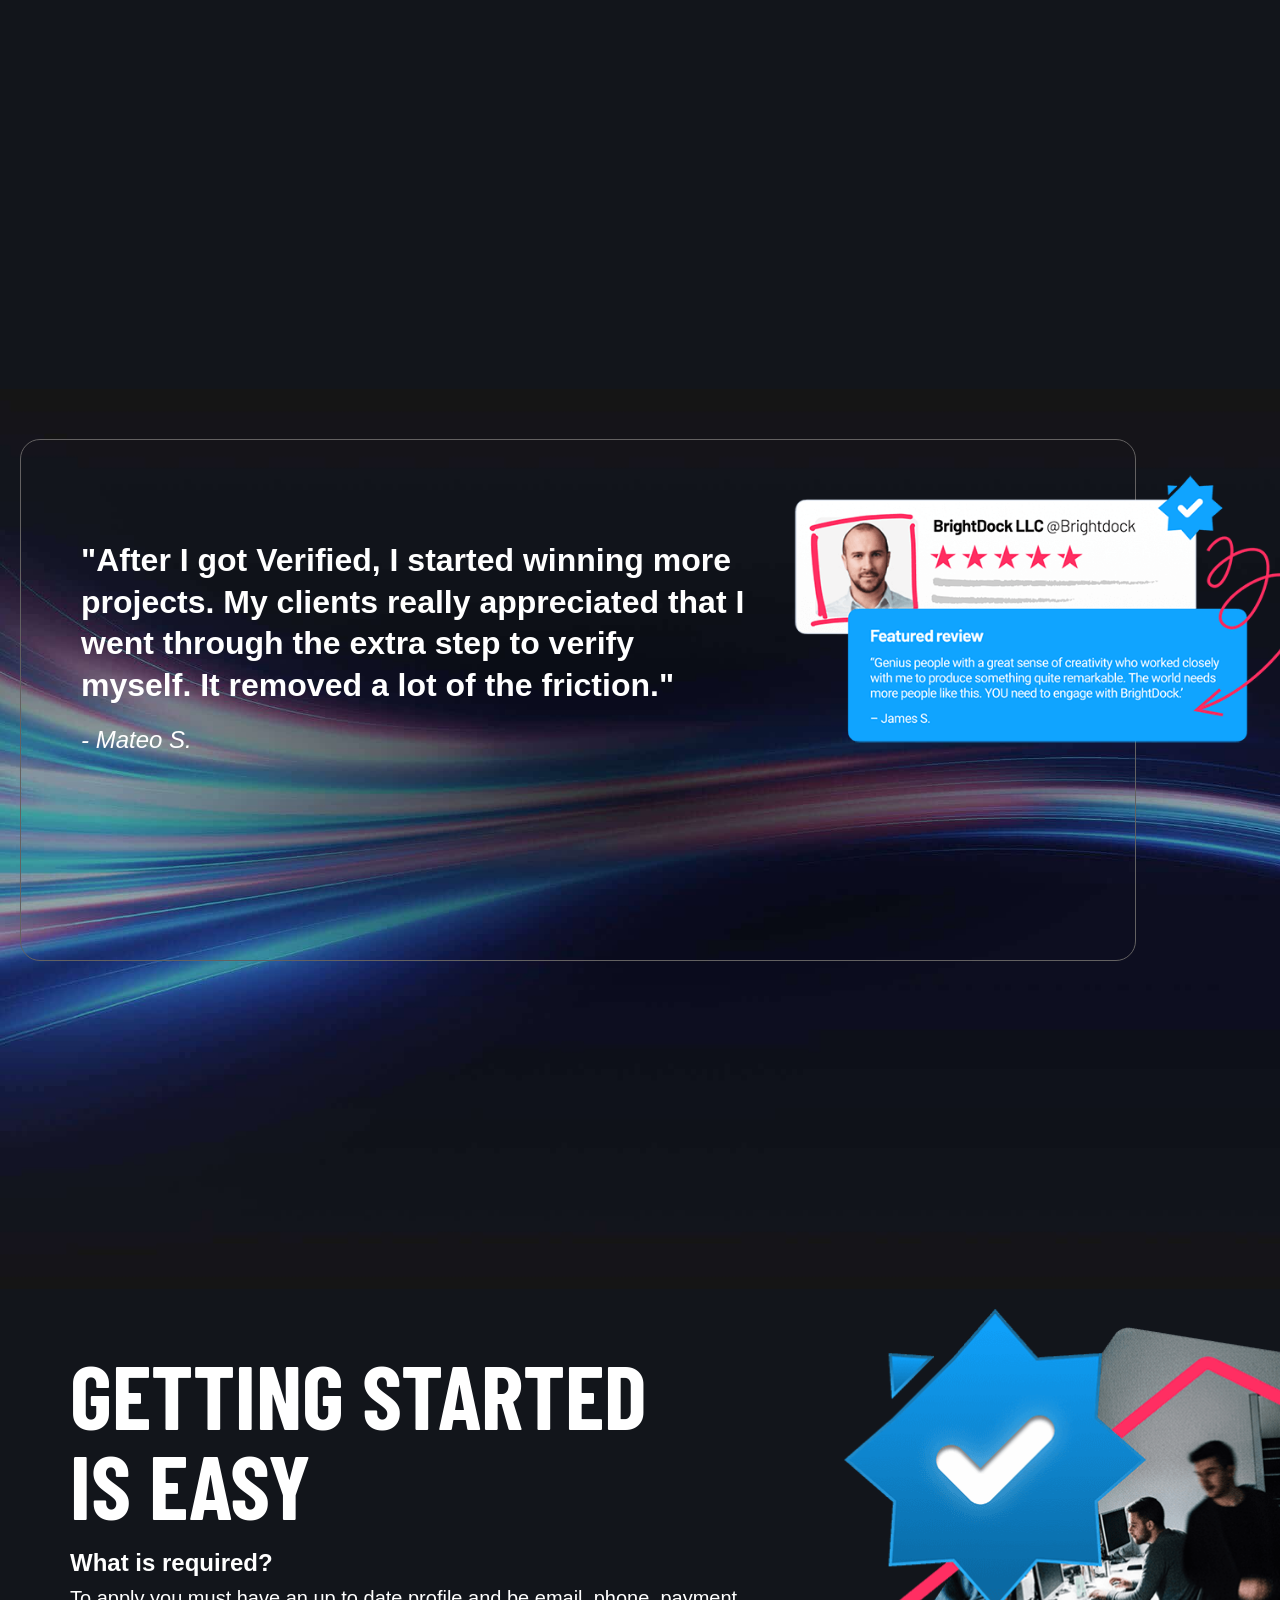
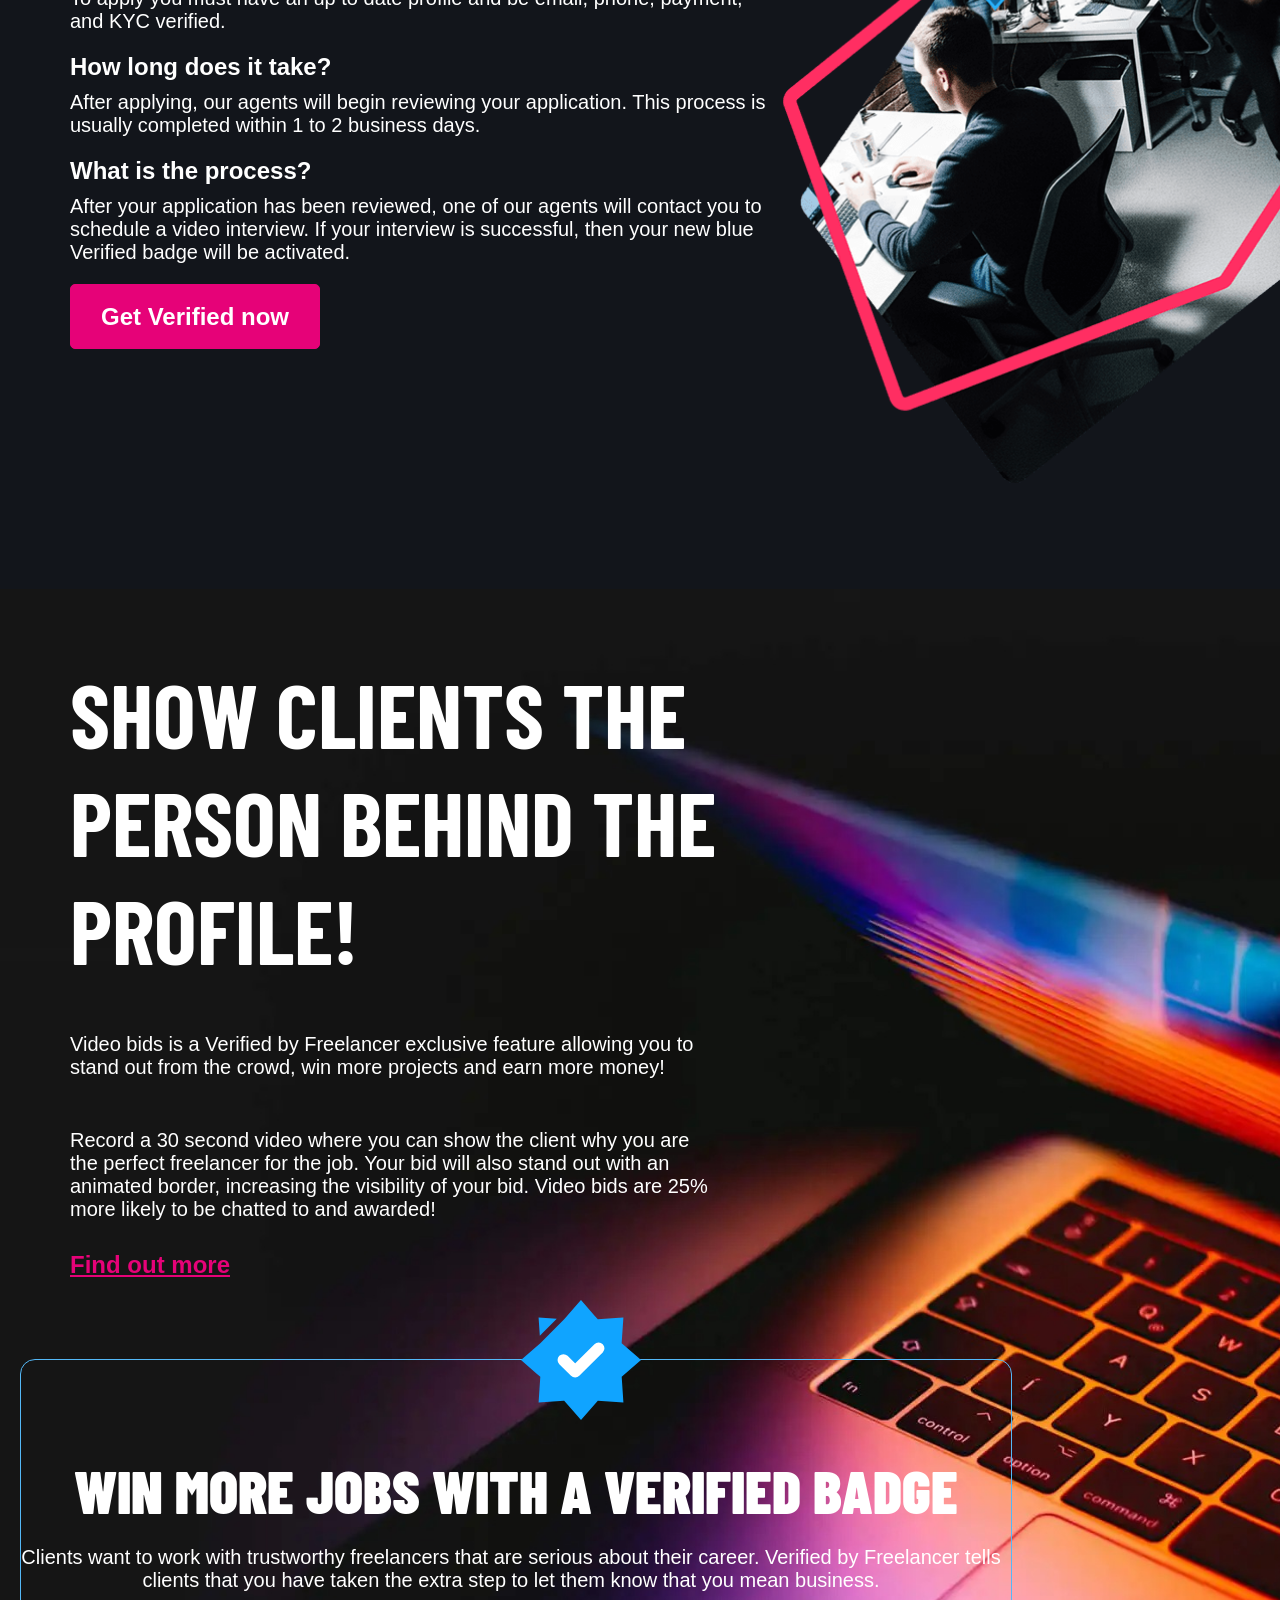
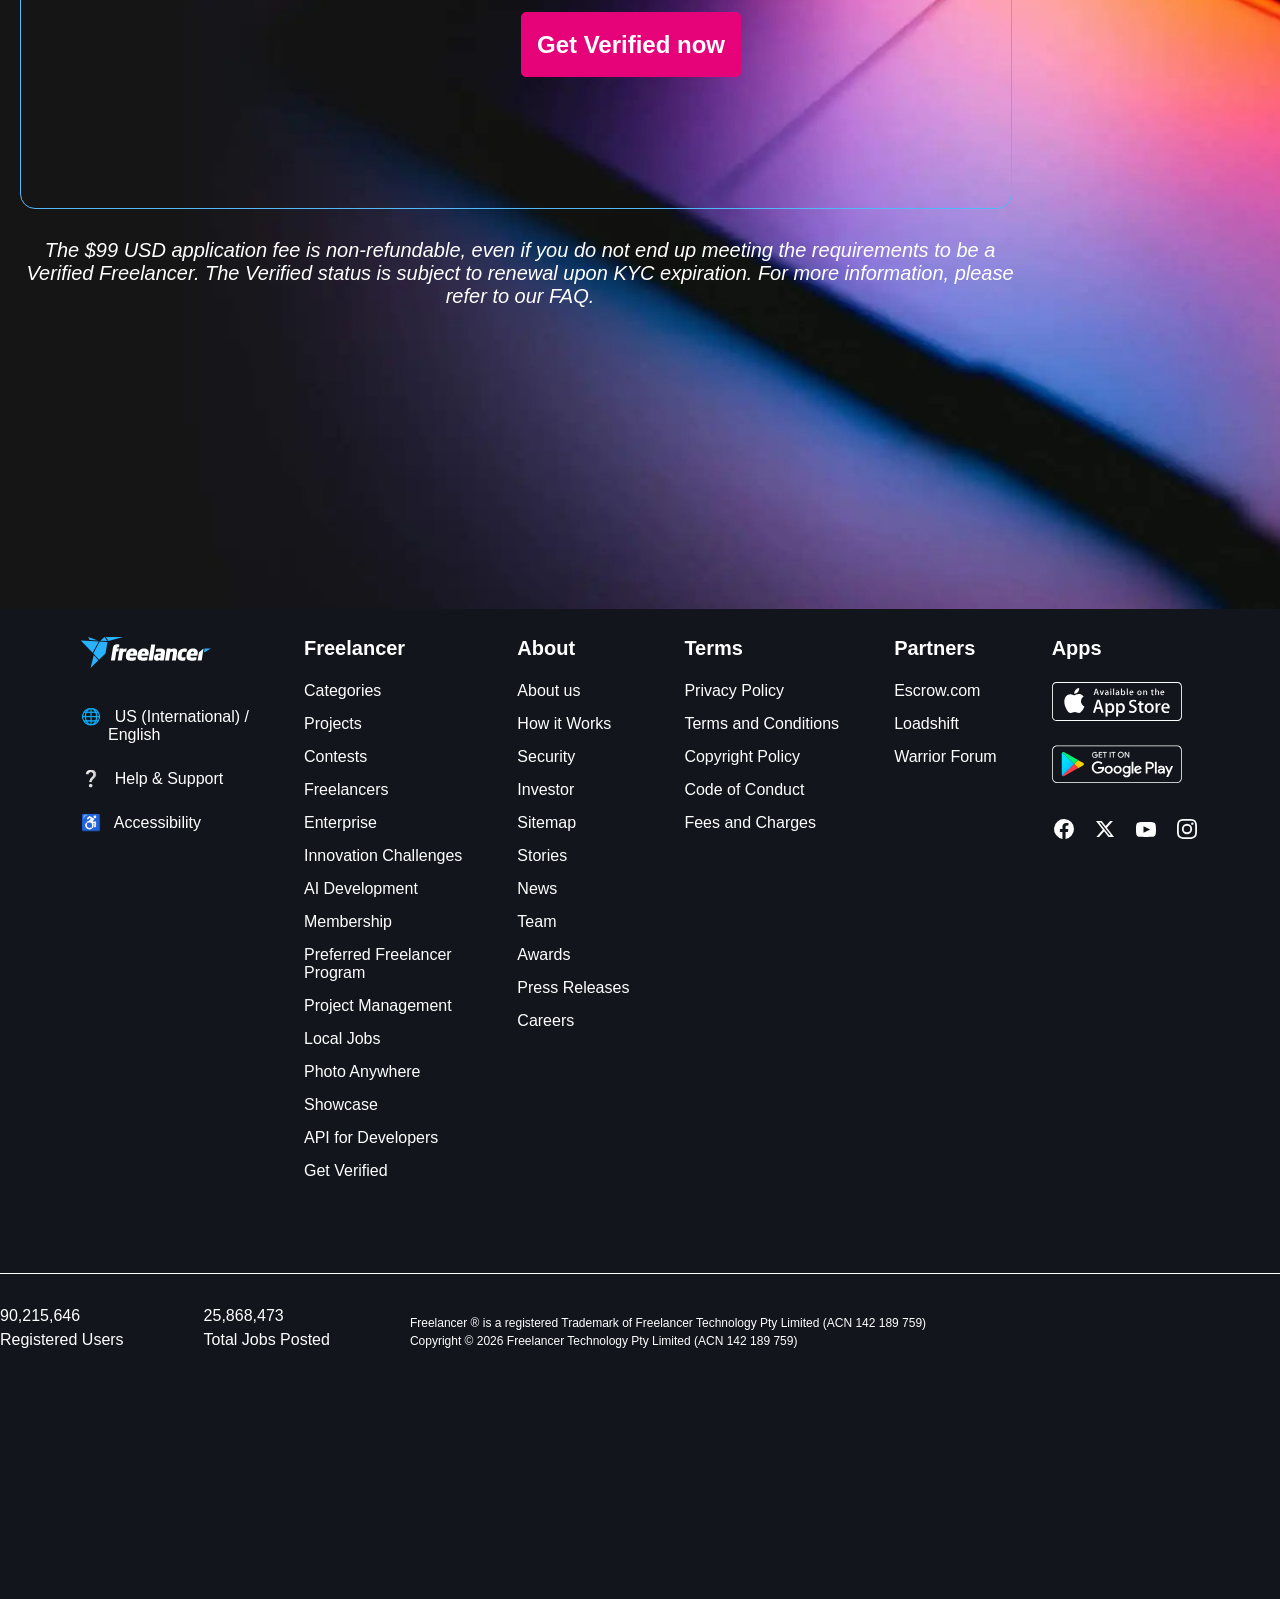
<file: dropdown.html>
<!DOCTYPE html>
<html lang="en">

<head>
    <meta charset="UTF-8">
    <meta name="viewport" content="width=device-width, initial-scale=1.0">
    <title>Document</title>
    <link rel="stylesheet" href="dropdwon.css">
    <link rel="stylesheet" href="https://cdn.jsdelivr.net/npm/bootstrap-icons@1.13.1/font/bootstrap-icons.min.css">
    <link rel="preconnect" href="https://fonts.googleapis.com">
    <link rel="preconnect" href="https://fonts.gstatic.com" crossorigin>
    <link
        href="https://fonts.googleapis.com/css2?family=Barlow+Condensed:ital,wght@0,100;0,200;0,300;0,400;0,500;0,600;0,700;0,800;0,900;1,100;1,200;1,300;1,400;1,500;1,600;1,700;1,800;1,900&family=Poppins:ital,wght@0,100;0,200;0,300;0,400;0,500;0,600;0,700;0,800;0,900;1,100;1,200;1,300;1,400;1,500;1,600;1,700;1,800;1,900&family=Roboto:ital,wght@0,100..900;1,100..900&display=swap"
        rel="stylesheet">
</head>

<body>

    <header>
        <div class="nav-wrap">
            <nav class="main-nav">
                <a href=""><img class="logo" src="pics/freelancer-logo-light (1).svg" alt=""></a>
                <div class="hire-box"></div>
                <div class="find">
                    <button>
                        <p>Find work <i class="bi bi-chevron-down"></i>
                        <div class="dropdown">
                            <div class="flex-box">
                                <div class="side-flex">
                                    <div class="skill-box">
                                        <div class="set">
                                            <img src="web-images/Screenshot 2026-10-09 121517.png" alt="">
                                        </div>
                                        <div class="skill">
                                            <h3>By Skill</h3>
                                            <p>Search for work that requires </p>
                                            <span>particular skills</span>
                                        </div>
                                        <svg xmlns="http://www.w3.org/2000/svg" width="16" height="16"
                                            fill="currentColor" class="bi bi-chevron-right" viewBox="0 0 16 16">
                                            <path fill-rule="evenodd"
                                                d="M4.646 1.646a.5.5 0 0 1 .708 0l6 6a.5.5 0 0 1 0 .708l-6 6a.5.5 0 0 1-.708-.708L10.293 8 4.646 2.354a.5.5 0 0 1 0-.708" />
                                        </svg>
                                    </div>
                                    <div class="side-drop">
                                        <div class="job-box">
                                            <div class="website-box">
                                                <div class="website">
                                                    <img src="web-images/imageye___-_imgi_12_website.png" alt="">
                                                    <p>Website Jobs</p>
                                                </div>
                                                <div class="website">
                                                    <img src="web-images/imageye___-_imgi_13_graphic-design.png" alt="">
                                                    <p>Graphic design jobs</p>
                                                </div>
                                                <div class="website">
                                                    <img src="web-images/imageye___-_imgi_16_internet-marketing.png"
                                                        alt="">
                                                    <p>Data Entry jobs</p>
                                                </div>
                                            </div>
                                            <div class="website-box">
                                                <div class="websites">
                                                    <img src="web-images/imageye___-_imgi_15_mobile.png" alt="">
                                                    <p>Mobile App development jobs</p>
                                                </div>
                                                <div class="website">
                                                    <img src="web-images/imageye___-_imgi_16_internet-marketing.png"
                                                        alt="">
                                                    <p>Internet Markrting jobs</p>
                                                </div>
                                                <div class="website">
                                                    <img src="web-images/imageye___-_imgi_17_local.png" alt="">
                                                    <p>Local jobs</p>
                                                </div>
                                            </div>
                                        </div>
                                    </div>
                                </div>
                                <div class="skill-box">
                                    <div class="set">
                                        <img src="web-images/Screenshot 2026-10-09 121551.png" alt="">
                                    </div>
                                    <div class="skill">
                                        <h3>By Language</h3>
                                        <p>Find projects that are in your </p>
                                        <div class="language">Language</div>
                                    </div>
                                    <svg xmlns="http://www.w3.org/2000/svg" width="16" height="16" fill="currentColor"
                                        class="bi bi-chevron-right" viewBox="0 0 16 16">
                                        <path fill-rule="evenodd"
                                            d="M4.646 1.646a.5.5 0 0 1 .708 0l6 6a.5.5 0 0 1 0 .708l-6 6a.5.5 0 0 1-.708-.708L10.293 8 4.646 2.354a.5.5 0 0 1 0-.708" />
                                    </svg>
                                </div>
                                <div class="skill-box">
                                    <div class="set">
                                        <img src="web-images/Screenshot 2026-10-09 121619.png" alt="">
                                    </div>
                                    <div class="skills">
                                        <h3>Featured jobs</h3>
                                        <p>Explore our current list of excited top</p>
                                        <span>featured projects</span>
                                    </div>
                                </div>
                                <div class="skill-box">
                                    <div class="set">
                                        <img src="web-images/Screenshot 2026-10-09 121643.png" alt="">
                                    </div>
                                    <div class="contest">
                                        <h3>Find contests</h3>
                                        <p>Unleash your talent and find</p>
                                        <span>freelancer contest to enter</span>
                                    </div>
                                </div>
                            </div>
                        </div>
                        </p>
                    </button>
                </div>
                <a href="">Solutions <i class="bi bi-chevron-down"></i></a>
            </nav>

            <nav class="main-nav2">
                <a href="">
                    <span><i class="bi bi-globe2"></i></span>
                    <span>EN</span>
                </a>
                <a href="login.html">Log In</a>
                <a href="">Sign Up</a>
                <a href=""><button class="nav-btn">Post a project</button></a>
            </nav>
        </div>
    </header>

    <div class="univesals">
        <div class="lift">
            <h1>lift your potential</h1>
            <div class="veri">
                <img src="verified-img/verified-badge.svg" alt="">
                <span>Get Verified by Freelancer.</span>
            </div>

            <p class="veri001">Get Verified. Win bigger. The Verified by Freelancer badge proves you're the real deal.
                Complete a quick video interview to unlock:</p>

            <div class="veri002">- Premium projects: Access work worth $2,500+</div>
            <div class="veri003">- High-end rates: Apply for $50+/hour projects</div>
            <div class="veri003">- Instant credibility: Stand out and win jobs</div>

            <p class="veri04">Get Verified for $99.00 USD.</p>

            <button class="veri-btn">Get Verified</button>
        </div>

        <div class="veri-hero">
        </div>
    </div>

    <div class="stand">
        <div class="stand01">
            <img src="verified-img/stand_out_from_crowd.png" alt="">
            <h2>Stand out from the crowd</h2>
            <p>Spend less time hunting, more time winning. Verified freelancers are rewarded with a distinct and highly
                recognizable badge that makes sure that clients notice them first, increasing their chances of being
                awarded. Let clients come to you rather than wasting bids.</p>
        </div>

        <div class="stand01">
            <img src="verified-img/increase_confidence.png" alt="">
            <h2>Increase confidence</h2>
            <p>Spend less time hunting, more time winning. Verified freelancers are rewarded with a distinct and highly
                recognizable badge that makes sure that clients notice them first, increasing their chances of being
                awarded. Let clients come to you rather than wasting bids.</p>
        </div>

        <div class="stand02">
            <img src="verified-img/bid_on_high_value_projects.png" alt="">
            <h2>Bid on high value projects</h2>
            <p>Verified by Freelancer allows exclusive access to longer, more interesting, and better paying projects.
                Only Verified by Freelancer can bid on projects worth $2,500.00 USD or more.</p>
        </div>
    </div>

    <div class="testy">
        <div class="testy01">
            <div>
                <p class="testy012">"After I got Verified, I started winning more projects. My clients really
                    appreciated that I went through the extra step to verify myself. It removed a lot of the friction."
                </p>

                <p class="testy013">- Mateo S.</p>
            </div>
            <div class="tessy0011">
                <img src="verified-img/testimonial-v4.png" alt="">
            </div>
        </div>
    </div>

    <div class="getting">
        <div class="getting001">
            <h1>getting started is easy</h1>
            <h2>What is required?</h2>
            <p>To apply you must have an up to date profile and be email, phone, payment, and KYC verified.</p>

            <h2>How long does it take?</h2>
            <p>After applying, our agents will begin reviewing your application. This process is usually completed
                within 1 to 2 business days.</p>

            <h2>What is the process?</h2>
            <p>After your application has been reviewed, one of our agents will contact you to schedule a video
                interview. If your interview is successful, then your new blue Verified badge will be activated.</p>

            <button>Get Verified now</button>
        </div>

        <div class="getting441"> <img src="verified-img/getting_started_is_easy.png" alt=""></div>

    </div>

    <div class="desktop">
        <div class="desktop1">
            <h1>show clients the person behind the profile!</h1>
            <p>Video bids is a Verified by Freelancer exclusive feature allowing you to stand out from the crowd, win
                more projects and earn more money!</p>
            <p>Record a 30 second video where you can show the client why you are the perfect freelancer for the job.
                Your bid will also stand out with an animated border, increasing the visibility of your bid. Video bids
                are 25% more likely to be chatted to and awarded!</p>

            <h2> <button>Find out more</button></h2>
        </div>

        <div class="desktop001">
            <div class="deskimg"><img src="verified-img/verified-badge.svg" alt=""></div>
            <h1>Win more jobs with a verified badge</h1>
            <p>Clients want to work with trustworthy freelancers that are serious about their career. Verified by
                Freelancer tells clients that you have taken the extra step to let them know that you mean business.</p>

            <button>Get Verified now</button>

        </div>

        <div class="deskiii">The $99 USD application fee is non-refundable, even if you do not end up meeting the requirements to be a Verified Freelancer. The Verified status is subject to renewal upon KYC expiration. For more information, please refer to our FAQ.</div>


    </div>


     <footer>
        <div class="footer">

            <div class="footer-logo">
            <img src="pics/freelancer-logo-light (1).svg" alt="">

            <a href="#">🌐 &nbsp; US (International) /<br>
                &nbsp;&nbsp;&nbsp;&nbsp;&nbsp; English</a>

            <a href="#">❔ &nbsp; Help & Support</a>

            <a href="#">♿ &nbsp; Accessibility</a>
        </div>

        <div>
            <h3>Freelancer</h3>
            <a href="#">Categories</a>
            <a href="#">Projects</a>
            <a href="#">Contests</a>
            <a href="#">Freelancers</a>
            <a href="#">Enterprise</a>
            <a href="#">Innovation Challenges</a>
            <a href="#">AI Development</a>
            <a href="#">Membership</a>
            <a href="#">Preferred Freelancer<br>Program</a>
            <a href="#">Project Management</a>
            <a href="#">Local Jobs</a>
            <a href="#">Photo Anywhere</a>
            <a href="#">Showcase</a>
            <a href="#">API for Developers</a>
            <a href="#">Get Verified</a>
        </div>

        <div>
            <h3>About</h3>
            <a href="#">About us</a>
            <a href="#">How it Works</a>
            <a href="#">Security</a>
            <a href="#">Investor</a>
            <a href="#">Sitemap</a>
            <a href="#">Stories</a>
            <a href="#">News</a>
            <a href="#">Team</a>
            <a href="#">Awards</a>
            <a href="#">Press Releases</a>
            <a href="#">Careers</a>
        </div>

        <div>
            <h3>Terms</h3>
            <a href="#">Privacy Policy</a>
            <a href="#">Terms and Conditions</a>
            <a href="#">Copyright Policy</a>
            <a href="#">Code of Conduct</a>
            <a href="#">Fees and Charges</a>
        </div>

        <div>
            <h3>Partners</h3>
            <a href="#">Escrow.com</a>
            <a href="#">Loadshift</a>
            <a href="#">Warrior Forum</a>
        </div>

        <div>
            <h3>Apps</h3>

            <a href="#"><img src="pics/app-store (1).svg" alt=""></a>
            <a class="II" href="#"><img src="pics/google-play (1).svg" alt=""></a>

            <div class="social">
                <a href="#"><svg xmlns="http://www.w3.org/2000/svg" viewBox="0 0 24 24" fit="" height="24" width="24"
                        preserveAspectRatio="xMidYMid meet" focusable="false" fill="#FCFCFD"
                        xmlns:xlink="http://www.w3.org/1999/xlink">
                        <path fill-rule="evenodd"
                            d="M22 12a10 10 0 1 0-11.56 9.88v-6.99H7.9V12h2.54V9.8c0-2.5 1.49-3.9 3.77-3.9 1.1 0 2.24.2 2.24.2v2.46H15.2c-1.24 0-1.63.77-1.63 1.56V12h2.78l-.45 2.9h-2.33v6.98A10 10 0 0 0 22 12"
                            fill="#FCFCFD"></path>
                    </svg></a>
                <a href="#"><svg xmlns="http://www.w3.org/2000/svg" viewBox="0 0 24 24" fit="" height="24" width="24"
                        preserveAspectRatio="xMidYMid meet" focusable="false" fill="#FCFCFD"
                        xmlns:xlink="http://www.w3.org/1999/xlink">
                        <path
                            d="M17.18 3.97h2.76l-6.03 6.77L21 19.97h-5.55l-4.35-5.6-4.98 5.6H3.36l6.45-7.25L3 3.97h5.7l3.93 5.1zm-.97 14.37h1.53L7.86 5.5H6.22z"
                            fill="#FCFCFD"></path>
                    </svg></a>
                <a href="#"><svg xmlns="http://www.w3.org/2000/svg" viewBox="0 0 24 24" fit="" height="24" width="24"
                        preserveAspectRatio="xMidYMid meet" focusable="false" fill="#FCFCFD"
                        xmlns:xlink="http://www.w3.org/1999/xlink">
                        <path
                            d="M18.35 5.15c-3-.2-9.7-.2-12.7 0C2.41 5.38 2.02 7.34 2 12.5c.02 5.15.4 7.12 3.65 7.35 3 .2 9.7.2 12.7 0 3.24-.23 3.63-2.19 3.65-7.35-.02-5.15-.4-7.12-3.65-7.35M9.5 15.83V9.17l6.67 3.32z"
                            fill="#FCFCFD"></path>
                    </svg></a>
                <a href="#"><svg xmlns="http://www.w3.org/2000/svg" viewBox="0 0 24 24" fit="" height="24" width="24"
                        preserveAspectRatio="xMidYMid meet" focusable="false" fill="#FCFCFD"
                        xmlns:xlink="http://www.w3.org/1999/xlink">
                        <path fill-rule="evenodd"
                            d="M15.33 12a3.33 3.33 0 1 1-6.66 0 3.33 3.33 0 0 1 6.66 0m4.81-4.04c.05 1.05.06 1.37.06 4.04s-.01 2.99-.06 4.04c-.12 2.69-1.39 3.98-4.1 4.1a71 71 0 0 1-4.04.06c-2.67 0-2.99-.01-4.04-.06-2.72-.12-3.98-1.41-4.1-4.1A70 70 0 0 1 3.8 12c0-2.67.01-2.99.06-4.04.12-2.69 1.39-3.98 4.1-4.1C9.01 3.8 9.33 3.8 12 3.8a71 71 0 0 1 4.04.06c2.71.12 3.98 1.41 4.1 4.1m-3 4.04a5.13 5.13 0 1 0-10.28 0 5.13 5.13 0 0 0 10.28 0m1.4-5.34a1.2 1.2 0 1 0-2.4 0 1.2 1.2 0 0 0 2.4 0M22 12c0-2.72-.01-3.06-.06-4.12-.16-3.63-2.18-5.65-5.82-5.82C15.06 2.01 14.72 2 12 2s-3.06.01-4.12.06c-3.64.17-5.65 2.18-5.82 5.82C2.01 8.94 2 9.28 2 12s.01 3.06.06 4.12c.17 3.64 2.18 5.65 5.82 5.82 1.06.05 1.4.06 4.12.06s3.06-.01 4.12-.06c3.63-.17 5.66-2.18 5.82-5.82.05-1.06.06-1.4.06-4.12"
                            fill="#FCFCFD"></path>
                    </svg></a>
            </div>
        </div>
        </div>
        

        <div class="foo">
            <div class="foot">
                <p>90,215,646</p>
                Registered Users
            </div>
            <div class="foot">
                <p>25,868,473</p>
                Total Jobs Posted
            </div>
            <div class="foot01">
                <p>Freelancer ® is a registered Trademark of Freelancer Technology Pty Limited (ACN 142 189 759)</p>
                <p>Copyright © 2026 Freelancer Technology Pty Limited (ACN 142 189 759)</p>
            </div>
        </div>

    </footer>

</body>

</html>
</file>
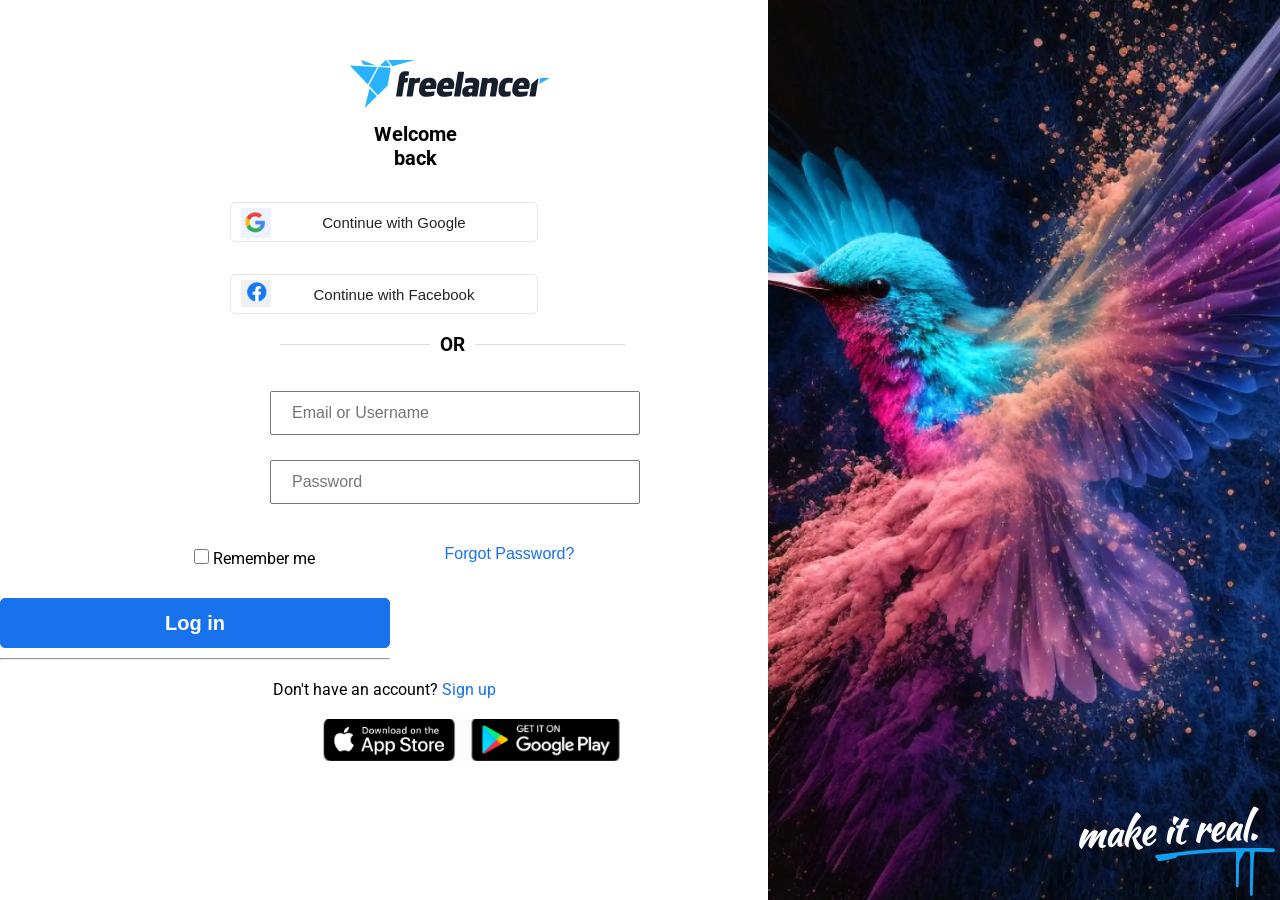
<file: login.html>
<!DOCTYPE html>
<html lang="en">

<head>
    <meta charset="UTF-8">
    <meta name="viewport" content="width=device-width, initial-scale=1.0">
    <title>Login page</title>
    <link rel="stylesheet" href="login.css">
    <link rel="preconnect" href="https://fonts.googleapis.com">
<link rel="preconnect" href="https://fonts.gstatic.com" crossorigin>
<link href="https://fonts.googleapis.com/css2?family=Poppins:ital,wght@0,100;0,200;0,300;0,400;0,500;0,600;0,700;0,800;0,900;1,100;1,200;1,300;1,400;1,500;1,600;1,700;1,800;1,900&family=Roboto:ital,wght@0,100..900;1,100..900&display=swap" rel="stylesheet">
</head>

<body>

    <div class="landing-big">
        <div class="start">
            <div class="start">
                <img src="web-images/freelancer-logo.svg" alt="">
                <h2>Welcome back</h2>
            </div>

            <div class="google">
               <a href="">
                 <div class="google-img">
                    <img src="web-images/Screenshot 2026-10-12 145541.png" alt="">
                </div>
                </a>
                <div class="google-cont">
                    <p><a href="">Continue with Google</a></p>
                </div>
            </div>

             <div class="google">
               <a href="">
                 <div class="google-img">
                    <img src="web-images/fb.png" alt="">
                </div>
                </a>
                <div class="google-cont">
                    <p><a href="">Continue with Facebook</a></p>
                </div>
            </div>
       <div class="line-box">
        <div class="lines"></div>
        <h3>OR</h3>
        <div class="lines"></div>
       </div>

            <div class="inn">
                <input type="email" placeholder="Email or Username">

                <input type="password" placeholder="Password">
                
            </div>

            <div class="rnn01">
                <div class="rm-nn">
                    <input class="nn" type="checkbox">
                    <span>Remember me</span>
                </div>

                <div>
                    <button class="btn">Forgot Password?</button>
                </div>
                
            </div>

            <button class="log">Log in </button>
            <hr class="line">

            <p class="acct">Don't have an account? <span>Sign up</span></p>

            <div class="acimg"><img src="web-images/ssss.png" alt=""></div>

            
        </div>

        












        <div class="landing-img">
            <img src="web-images/imageye___-_imgi_6_make-it-real.png" alt="">
        </div>

    </div>



</body>

</html>
</file>
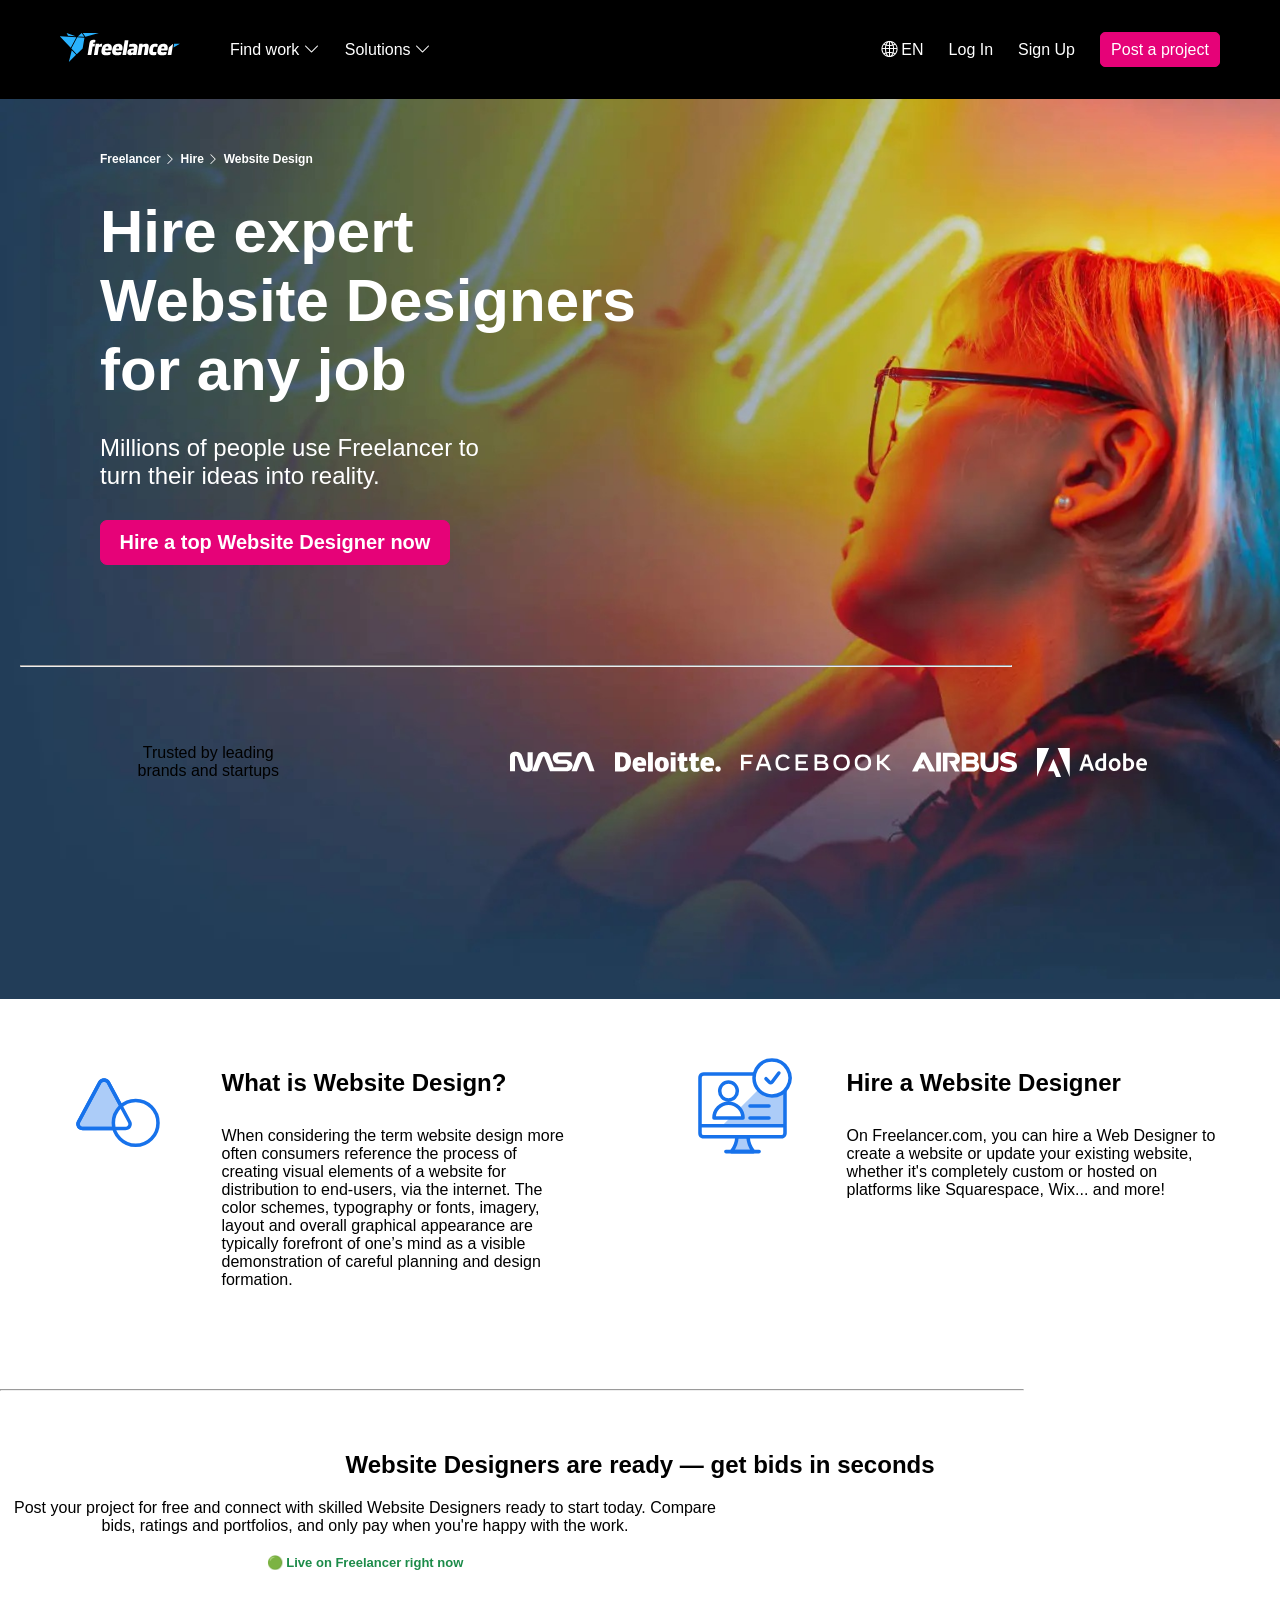
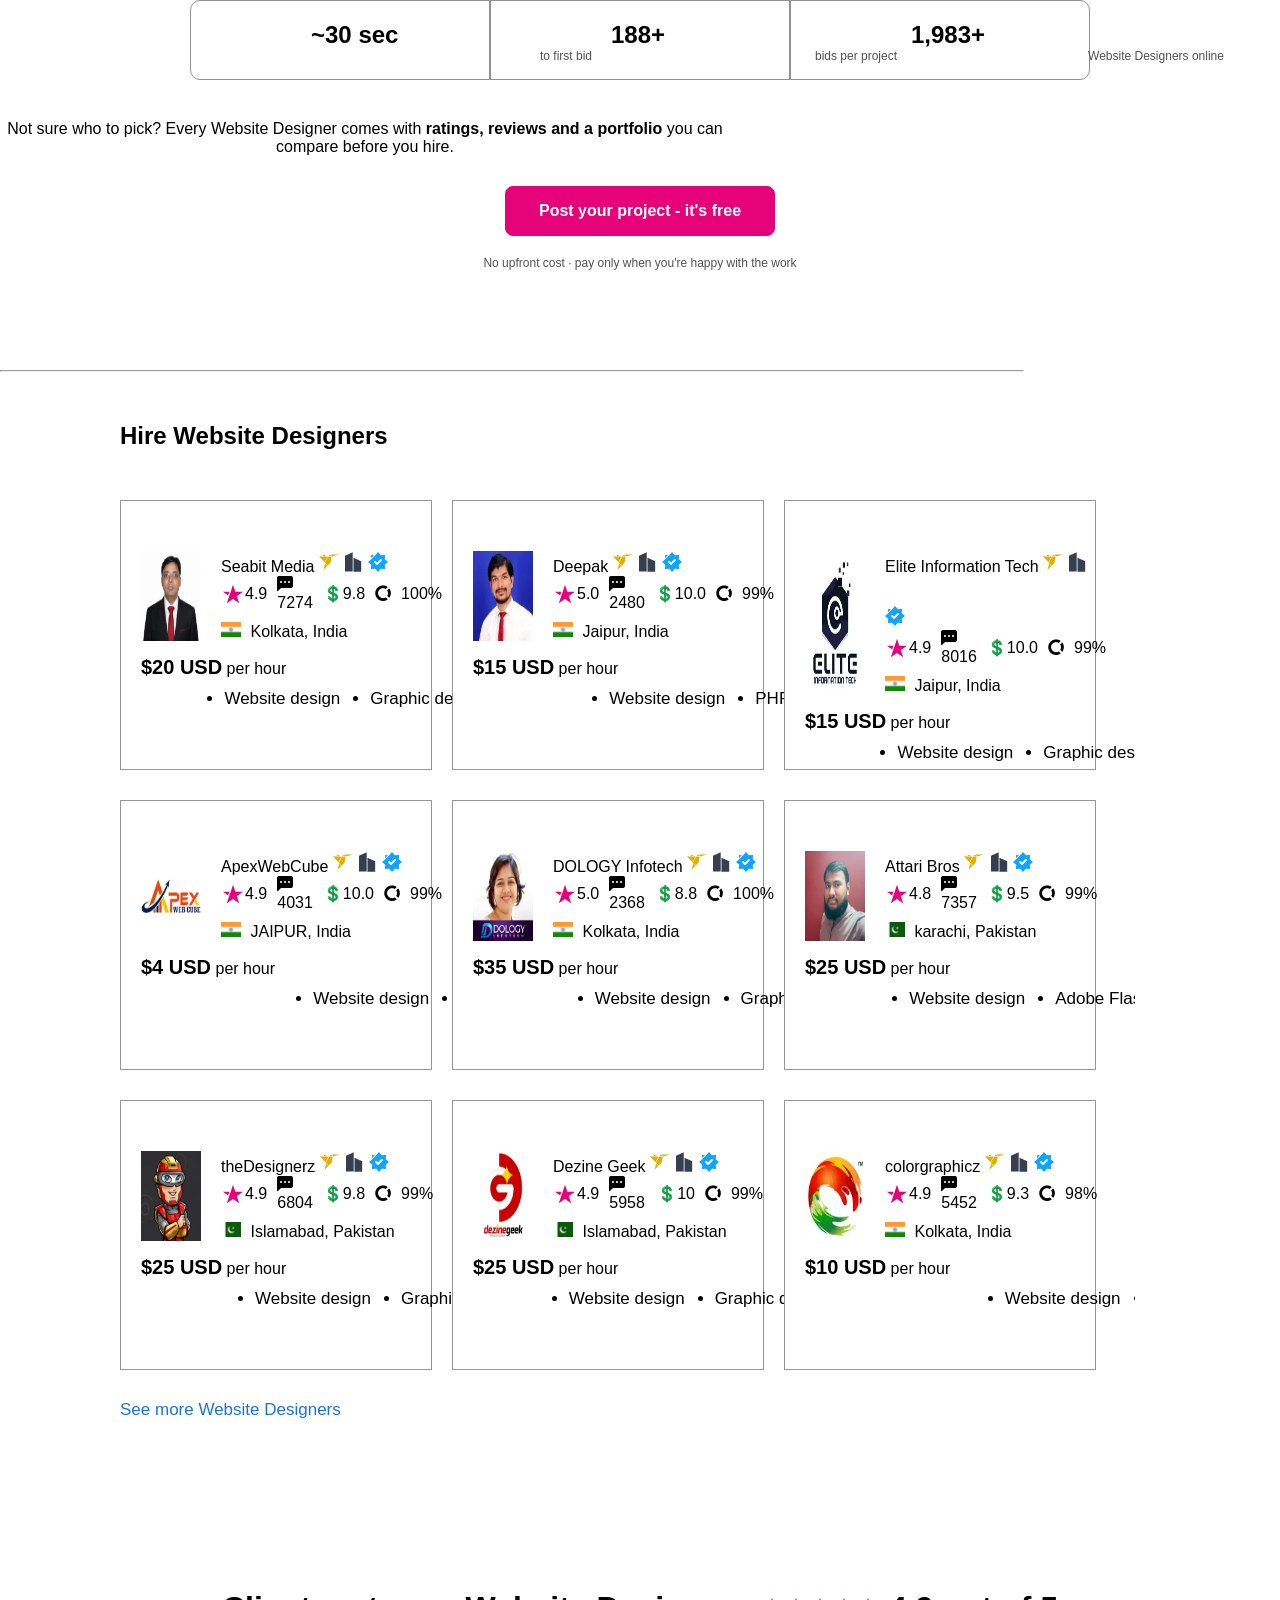
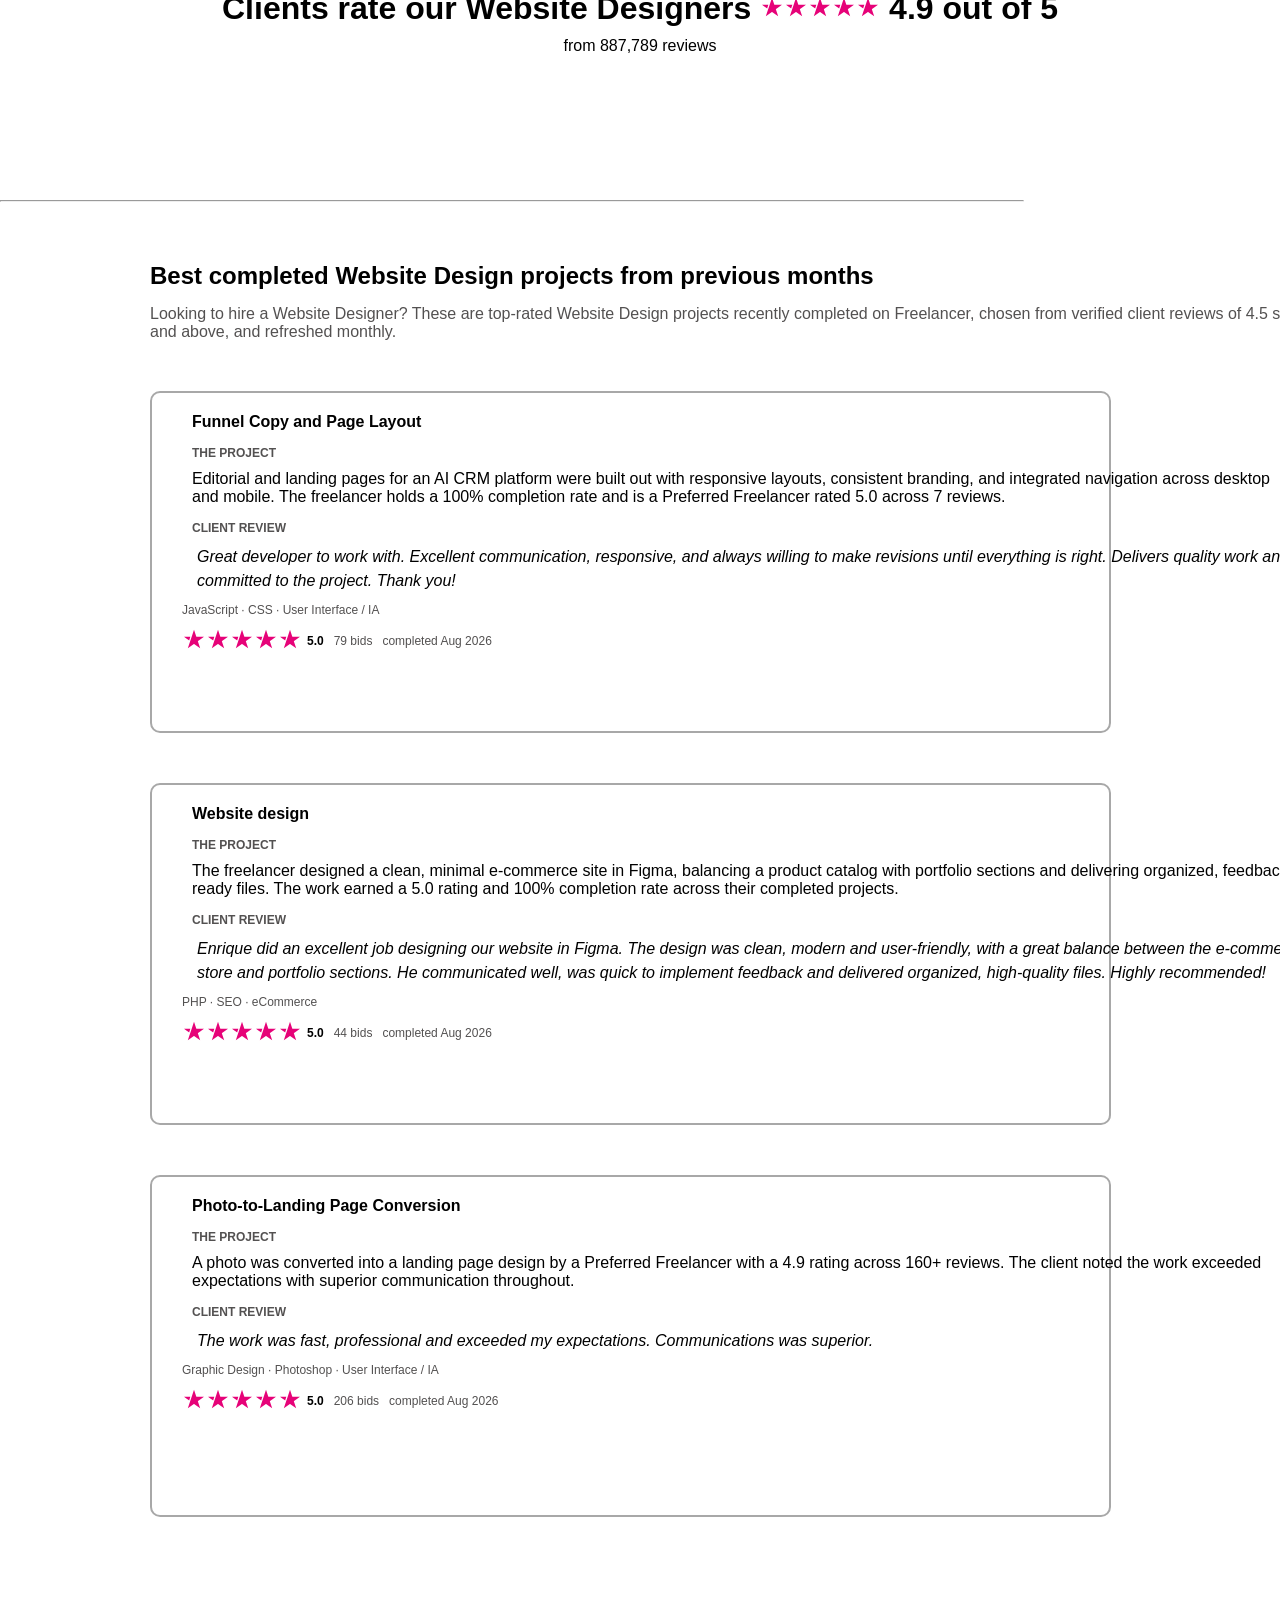
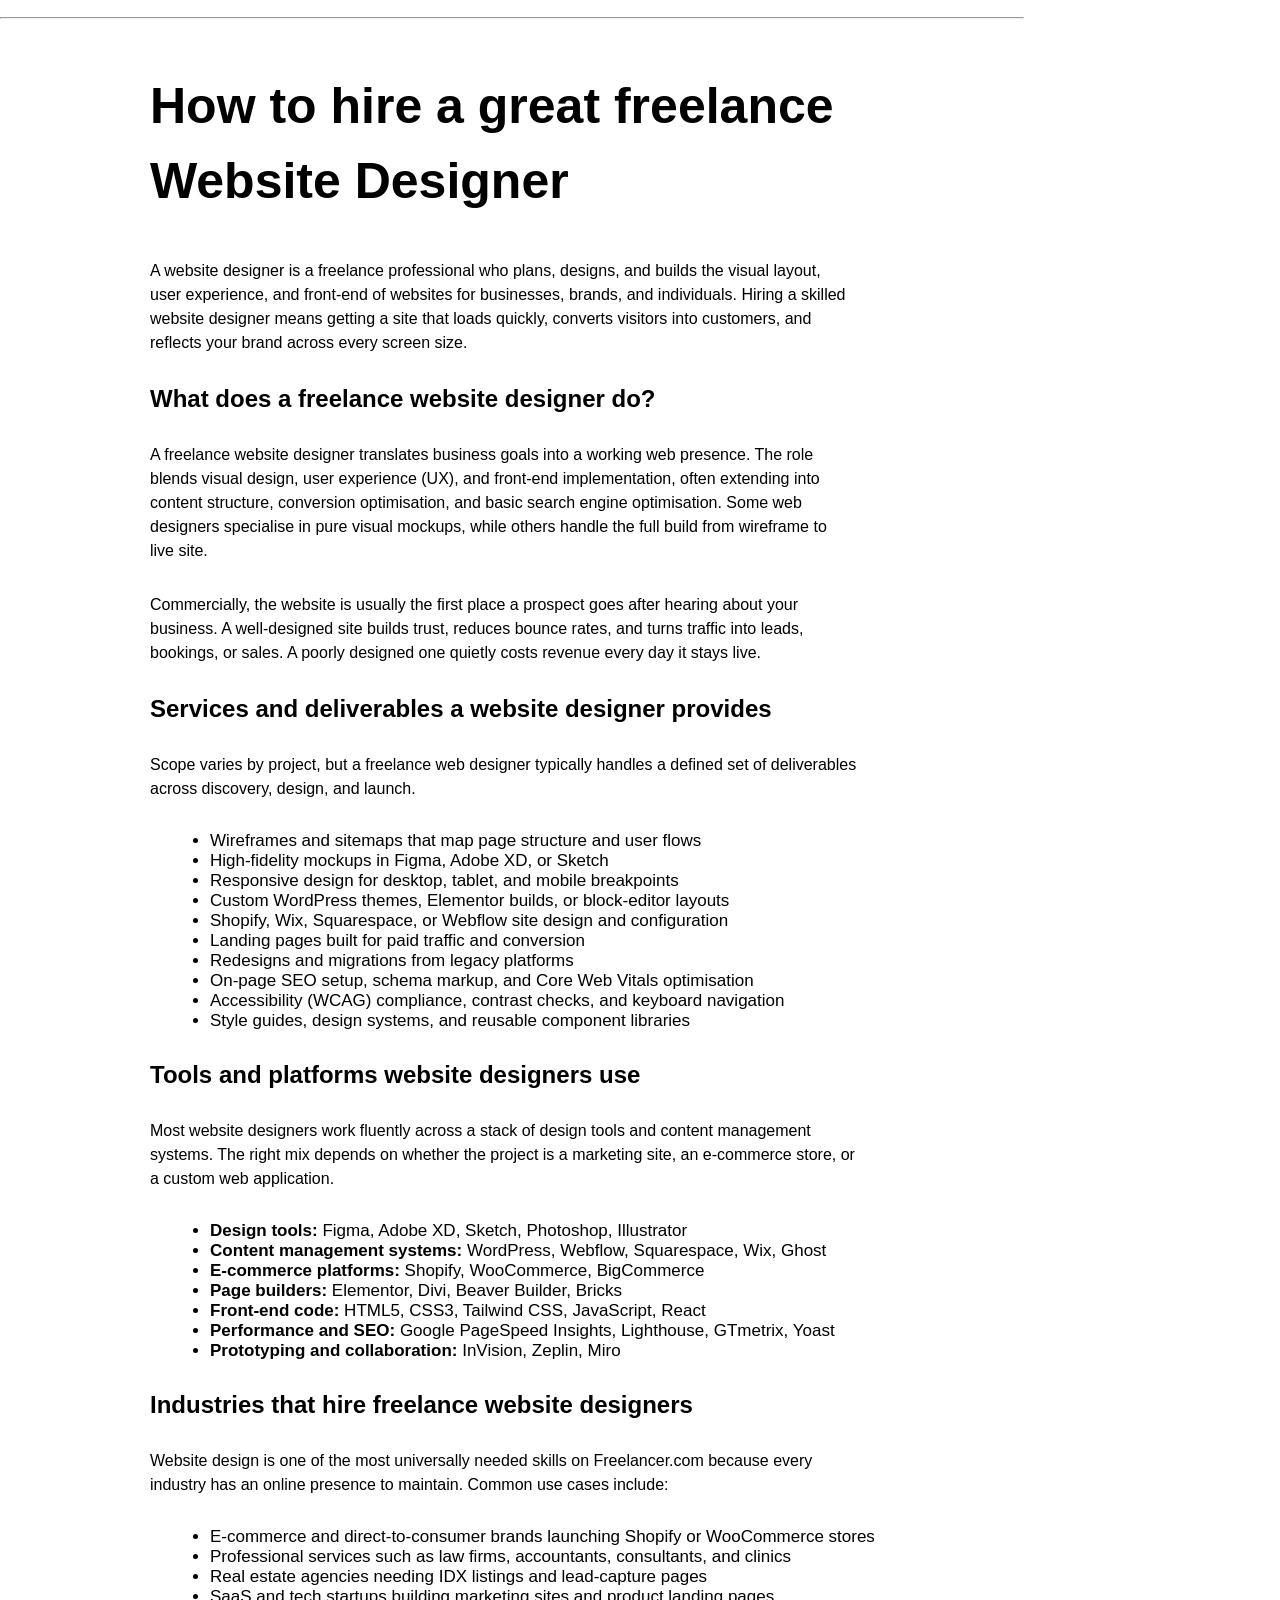
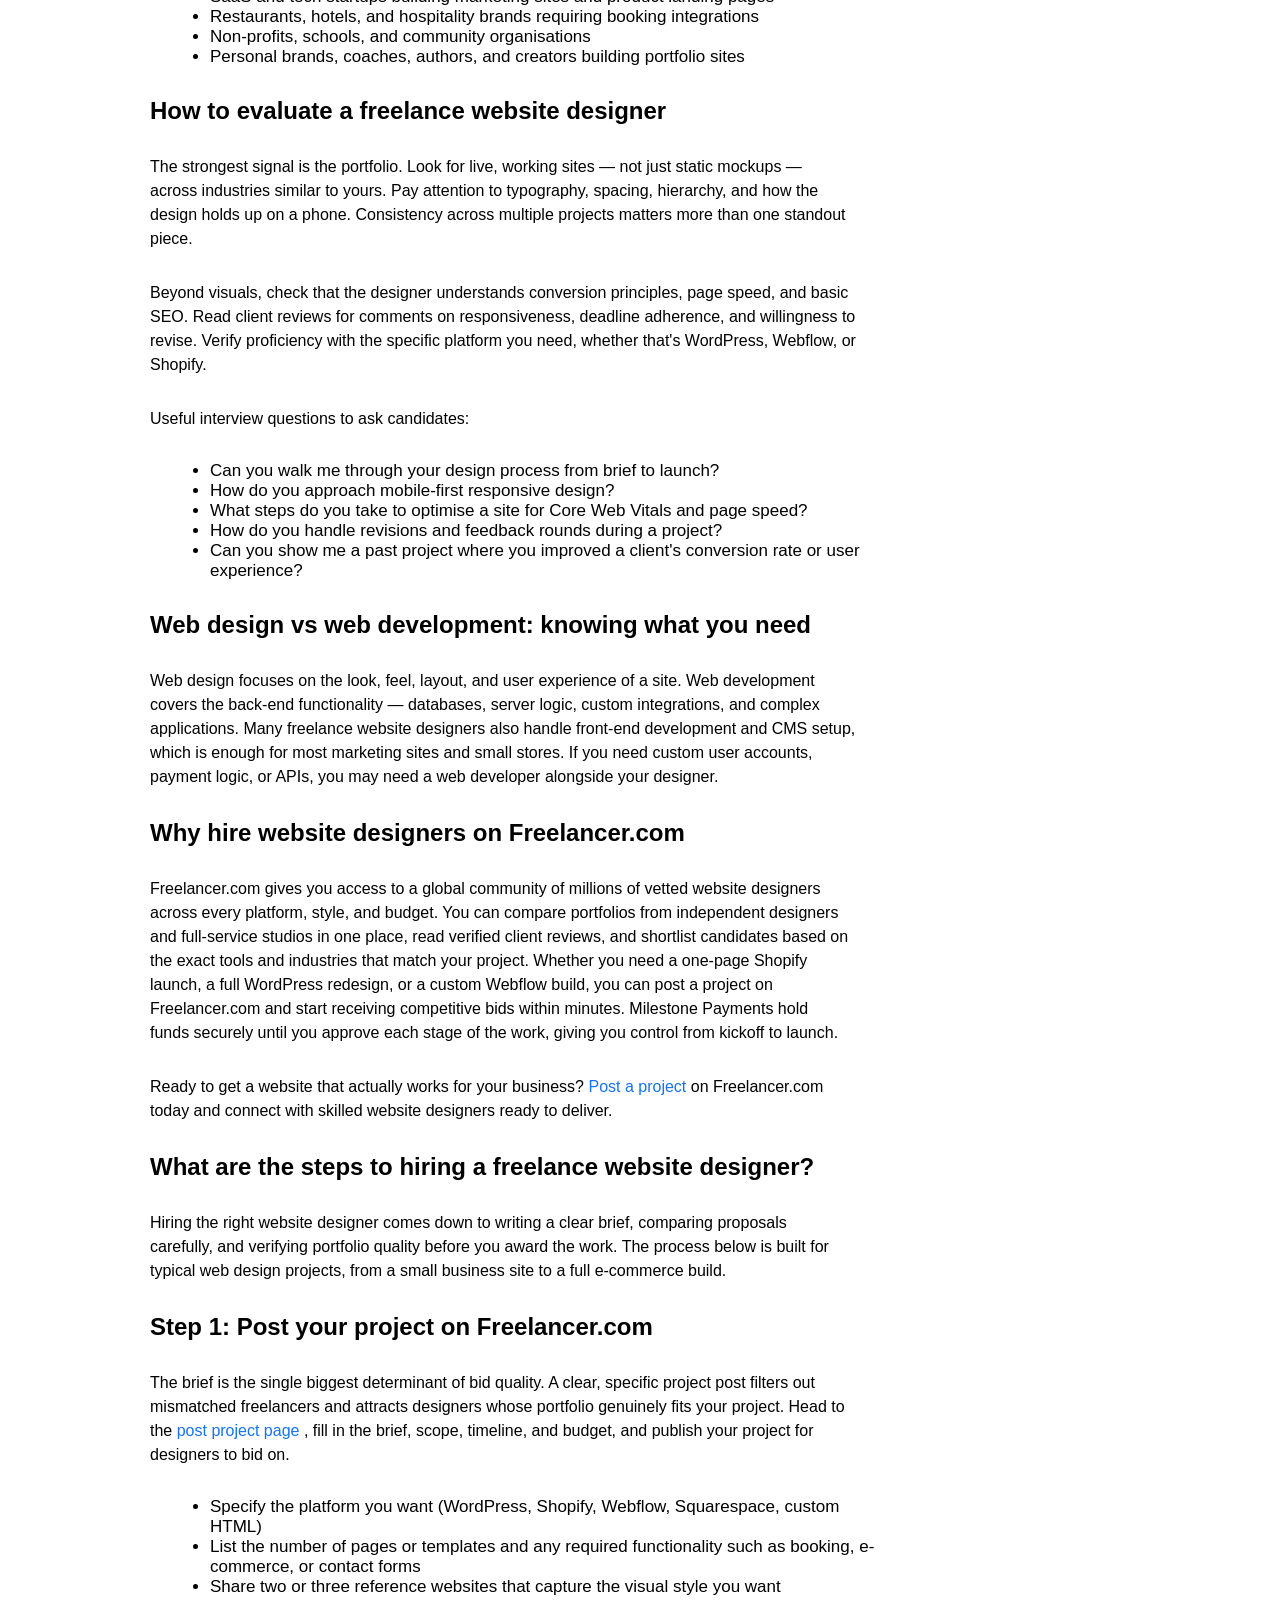
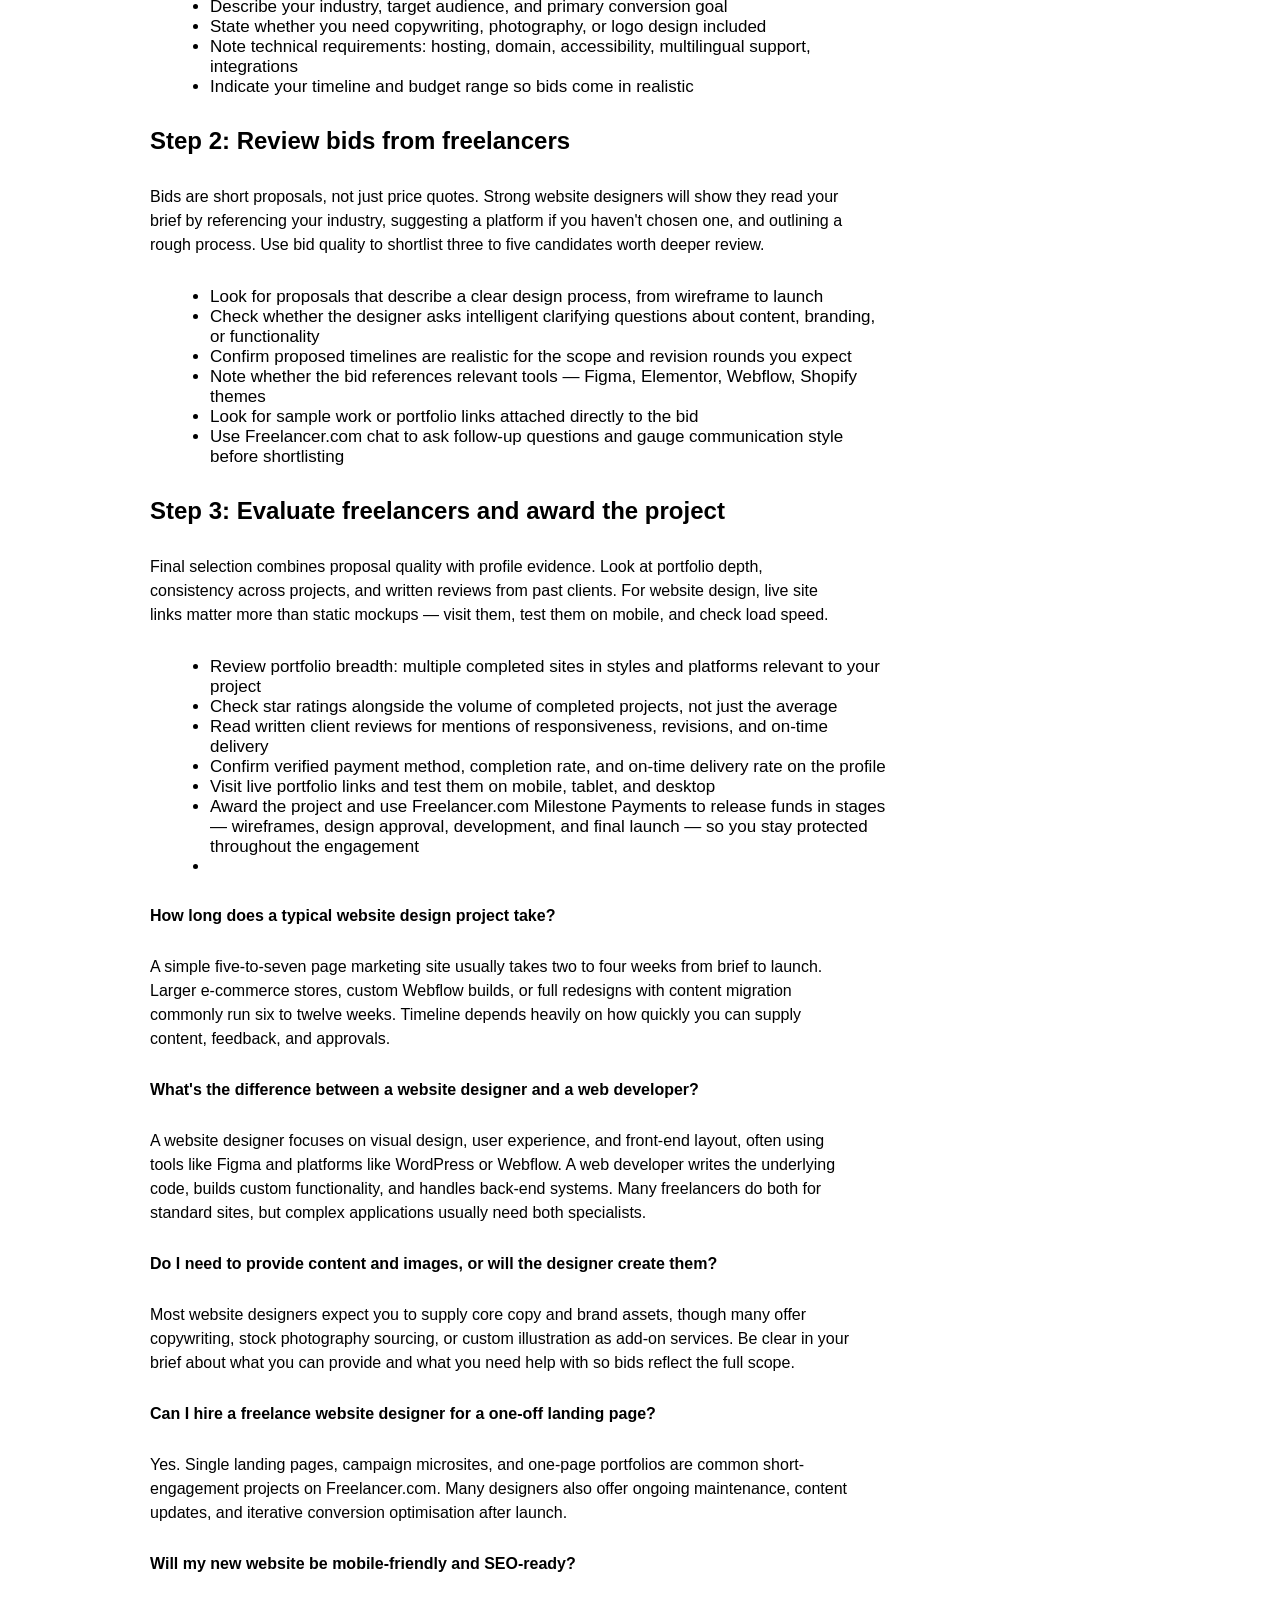
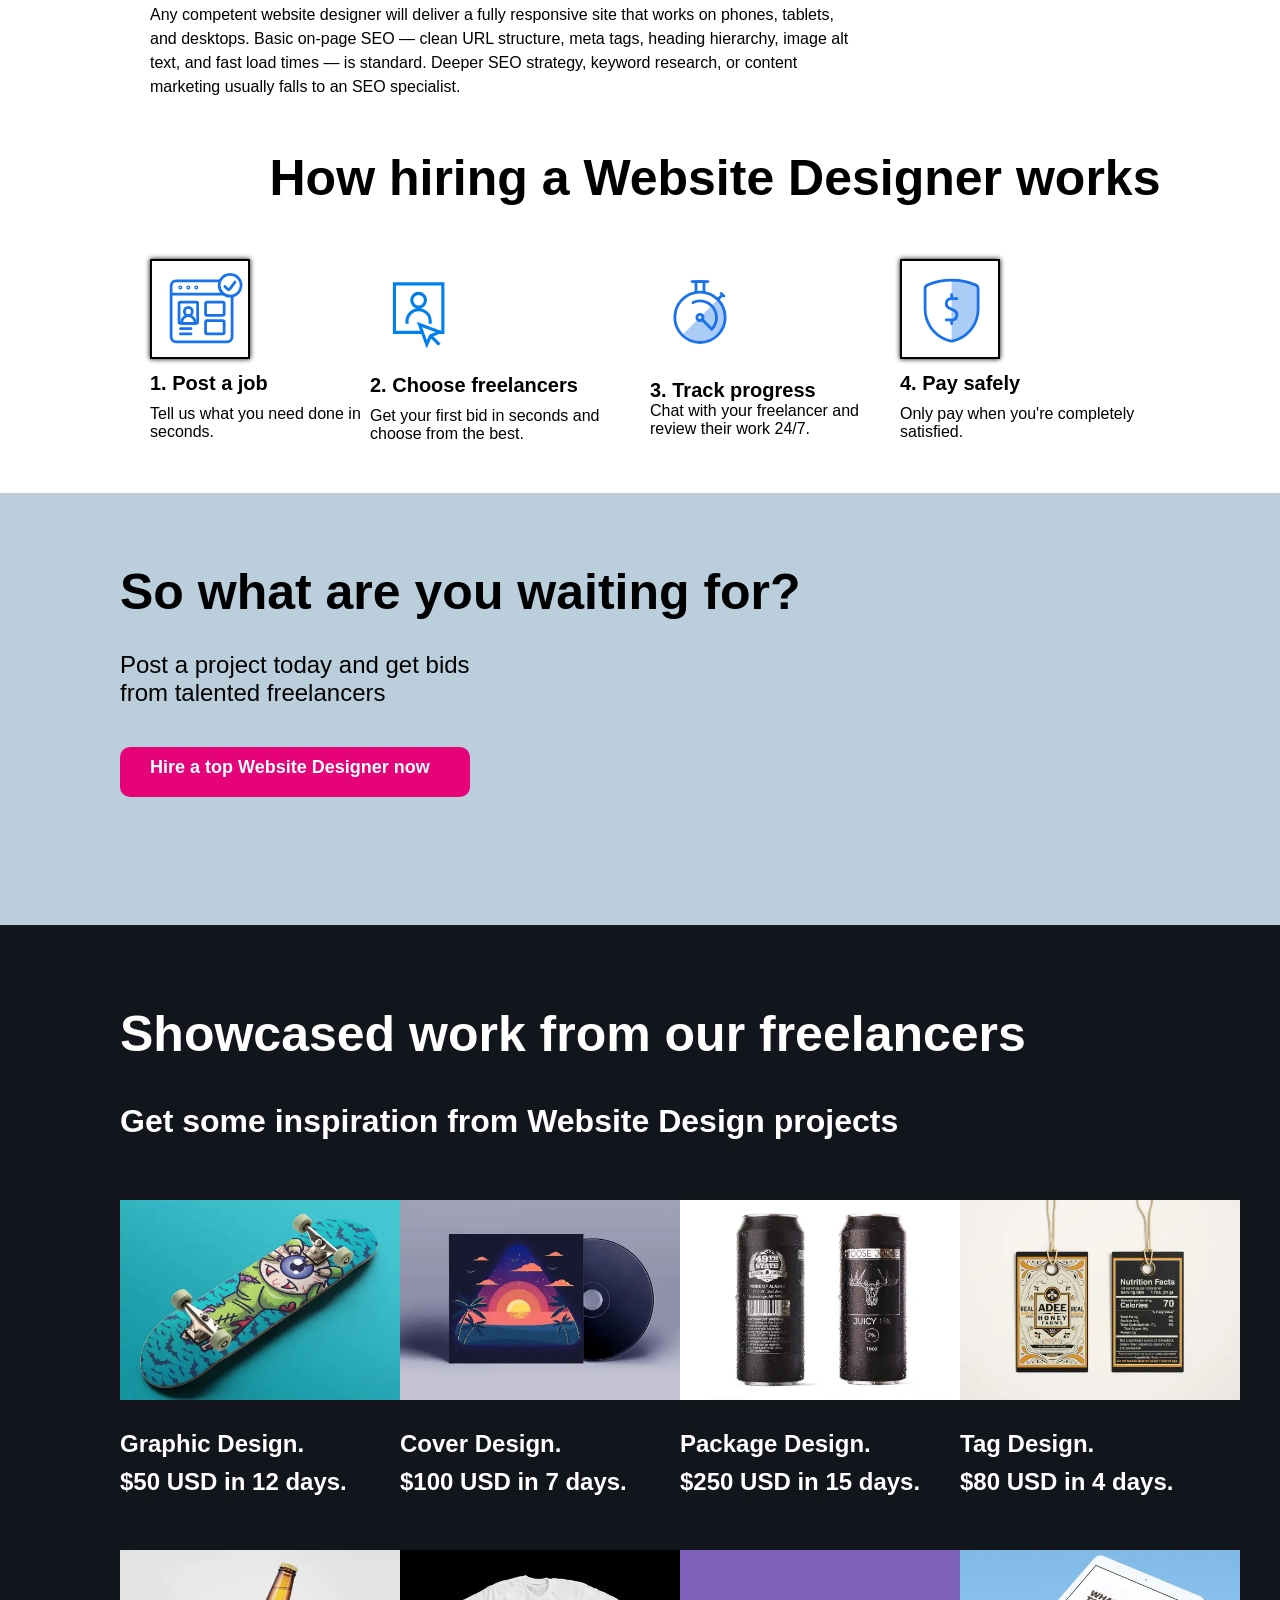
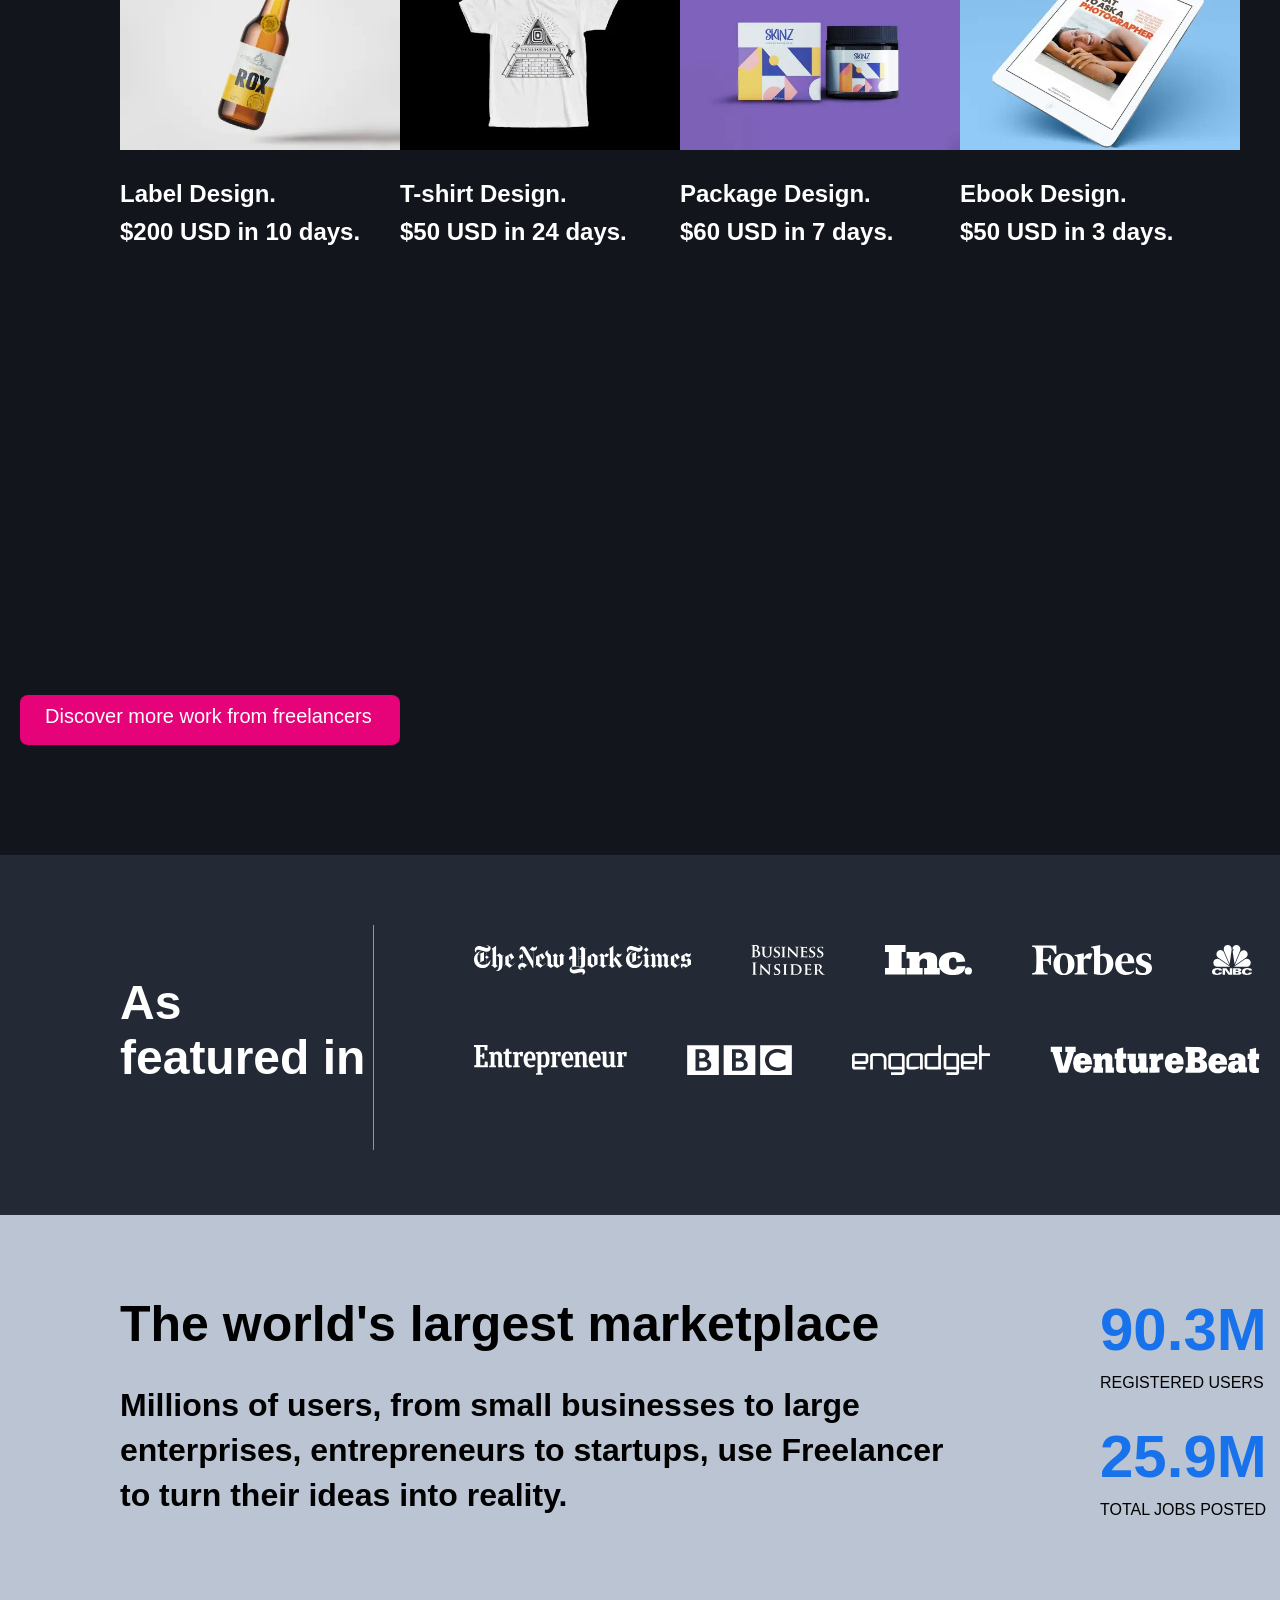
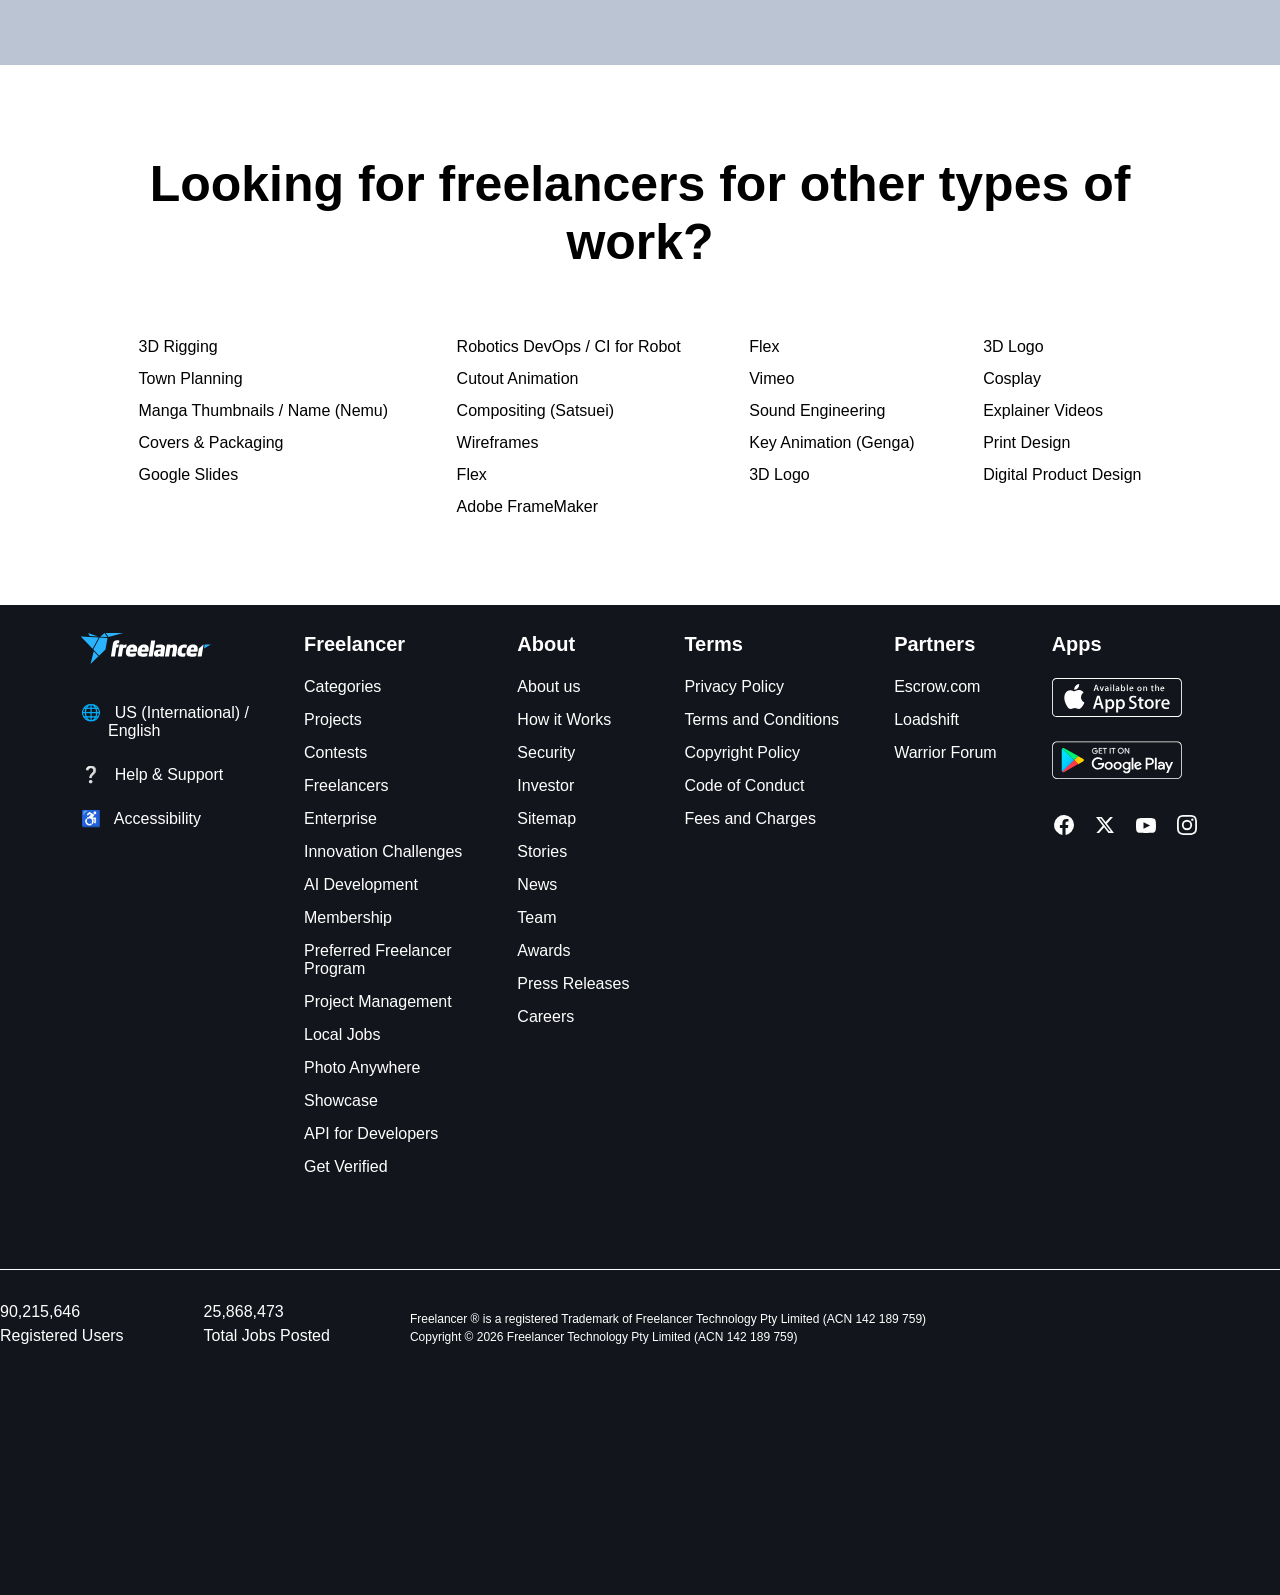
<file: web.html>
<!DOCTYPE html>
<html lang="en">

<head>
    <meta charset="UTF-8">
    <meta name="viewport" content="width=device-width, initial-scale=1.0">
    <title>Document</title>
    <link rel="stylesheet" href="web.css">
    <link rel="stylesheet" href="https://cdn.jsdelivr.net/npm/bootstrap-icons@1.13.1/font/bootstrap-icons.min.css">
</head>

<body>

    <header>
        <div class="nav-wrap">
            <nav class="main-nav">
                <a href=""><img class="logo" src="pics/freelancer-logo-light (1).svg" alt=""></a>
                <div class="hire-box"></div>
                <a href="">Find work <i class="bi bi-chevron-down"></i></a>
                <a href="">Solutions <i class="bi bi-chevron-down"></i></a>
            </nav>

            <nav class="main-nav2">
                <a href="">
                    <span><i class="bi bi-globe2"></i></span>
                    <span>EN</span>
                </a>
                <a href="">Log In</a>
                <a href="">Sign Up</a>
                <a href=""><button class="nav-btn">Post a project</button></a>
            </nav>
        </div>
    </header>
    <section class="one">
        <div class="first-one">
            <div class="one-1">
                <a href="">Freelancer <i class="bi bi-chevron-right"></i></a>
                <a href="">Hire <i class="bi bi-chevron-right"></i></a>
                <a href="http://127.0.0.1:5500/web.html">Website Design</a>
            </div>
            <h1 class="one-h">Hire expert Website Designers for any job</h1>
            <p class="one-p">Millions of people use Freelancer to turn their ideas into reality.</p>
            <a href=""><button class="one-btn">Hire a top Website Designer now</button></a>
        </div>
        <hr class="line">
        <div class="one-02">
            <div class="one-03">Trusted by leading brands and startups</div>
            <div class="one-04">
                <img src="web-images/nasa-v3.svg" alt="">
                <img src="web-images/deloitte-v2.svg" alt="">
                <img src="web-images/facebook-v2.svg" alt="">
                <img src="web-images/airbus-v2.svg" alt="">
                <img src="web-images/adobe.svg" alt="">
            </div>
        </div>
    </section>
    <div class="second">
        <div class="second-1">
            <div class="second-pics"><img src="web-images/design.svg" alt=""></div>
            <div class="second01">
                <h3>What is Website Design?</h3>
                <p>When considering the term website design more often consumers reference the process of creating
                    visual elements of a website for distribution to end-users, via the internet. The color schemes,
                    typography or fonts, imagery, layout and overall graphical appearance are typically forefront of
                    one’s mind as a visible demonstration of careful planning and design formation. </p>
            </div>
        </div>

        <div class="second-1">
            <div class="second-pics"><img src="web-images/proof-of-identity.svg" alt=""></div>
            <div class="second02">
                <h3>Hire a Website Designer</h3>
                <p>On Freelancer.com, you can hire a Web Designer to create a website or update your existing website,
                    whether it's completely custom or hosted on platforms like Squarespace, Wix... and more!</p>
            </div>
        </div>
    </div>
    <hr class="line">
    <div class="third">
        <h2>Website Designers are ready — get bids in seconds</h2>
        <p>Post your project for free and connect with skilled Website Designers ready to start today. Compare bids,
            ratings and portfolios, and only pay when you're happy with the work.</p>

        <div class="third-01">
            <p>🟢 Live on Freelancer right now</p>
        </div>

        <div class="third-02">
            <div class="third-003">
                <h4>~30 sec</h4>
                <p>to first bid</p>
            </div>
            <div class="third-004">
                <h4>188+</h4>
                <p>bids per project</p>
            </div>
            <div class="third-03">
                <h4>1,983+</h4>
                <p>Website Designers online</p>
            </div>
        </div>

        <div class="third0001">
            <p>Not sure who to pick? Every Website Designer comes with <strong>ratings, reviews and a portfolio</strong>
                you can compare before you hire.</p>

            <a href=""><button>Post your project - it's free</button></a>
        </div>
        <div class="third0002">No upfront cost · pay only when you're happy with the work</div>
    </div>
    <hr class="line">
    <section class="hire">
        <h2>Hire Website Designers</h2>


        <div class="hiresss">
            <div class="hire-1">
                <div class="hire01">
                    <div class="man-box">
                        <img src="web-images/CROPPED_profile_logo_HNYFJ_5f8f492a6faf1b721ab53a543e9ef1dc.webp" alt="">
                    </div>
                    <div class="sea">
                        <span>Seabit Media</span>
                        <img src="web-images/preferred-freelancer-v3.svg" alt="">
                        <img src="web-images/corporate-badge-v2.svg" alt="">
                        <img src="web-images/verified-v3.svg" alt="">
                        <div class="sva">
                            <div class="svg">
                                <svg _ngcontent-webapp-c4114652006="" width="24" height="24" version="1.1"
                                    xmlns="http://www.w3.org/2000/svg" class="StarIcon StarIcon-full IsActive"
                                    viewBox="-2.14 -2.8 25.6 25.6" data-size="large" tabindex="-1" focusable="false"
                                    role="presentation" fill="#E60278" xmlns:xlink="http://www.w3.org/1999/xlink">
                                    <path _ngcontent-webapp-c4114652006=""
                                        d="M6.758 7.643 5.46 11.55l-.551-.402-.563-.402-.564-.402-.563-.403L0 7.643zm8.436 6.115-.241-.747-.219-.656.161-.114.104-.07 1.873-1.344.046-.035 4.402-3.149h-8.138l-.103-.299-.287-.885-.011-.034L10.666 0 8.643 6.137 5.93 14.344l-.011.034-1.85 5.62 4.574-3.275.793-.563.655-.472.575-.413.39.287.173.127 1.023.735 5 3.575z"
                                        fill="#E60278"></path>
                                </svg>
                                <p>4.9</p>
                            </div>
                            <p><i class="bi bi-chat-left-dots-fill"></i>
                                <span>7274</span>
                            </p>
                            <span>💲9.8</span>
                            <i class="bi bi-opencollective"></i>
                            <p>100%</p>

                        </div>
                        <div class="svb">
                            <img src="web-images/in.png" alt="">
                            <span>Kolkata, India</span>
                        </div>
                    </div>
                </div>
                <p class="dol1">
                    <span class="dol2">$20 USD</span>
                    <span>per hour</span>
                </p>
                <div class="scroll">

                    <ul>
                        <li>Website design</li>
                        <li>Graphic design</li>
                        <li>Logo design</li>
                        <li>Mobile App Development</li>
                        <li>Photoshop</li>
                    </ul>

                </div>
            </div>

            <div class="hire-1">
                <div class="hire01">
                    <div class="man-box">
                        <img src="web-images/profile_logo_6834258.webp" alt="">
                    </div>
                    <div class="sea">
                        <span>Deepak </span>
                        <img src="web-images/preferred-freelancer-v3.svg" alt="">
                        <img src="web-images/corporate-badge-v2.svg" alt="">
                        <img src="web-images/verified-v3.svg" alt="">
                        <div class="sva">
                            <div class="svg">
                                <svg _ngcontent-webapp-c4114652006="" width="24" height="24" version="1.1"
                                    xmlns="http://www.w3.org/2000/svg" class="StarIcon StarIcon-full IsActive"
                                    viewBox="-2.14 -2.8 25.6 25.6" data-size="large" tabindex="-1" focusable="false"
                                    role="presentation" fill="#E60278" xmlns:xlink="http://www.w3.org/1999/xlink">
                                    <path _ngcontent-webapp-c4114652006=""
                                        d="M6.758 7.643 5.46 11.55l-.551-.402-.563-.402-.564-.402-.563-.403L0 7.643zm8.436 6.115-.241-.747-.219-.656.161-.114.104-.07 1.873-1.344.046-.035 4.402-3.149h-8.138l-.103-.299-.287-.885-.011-.034L10.666 0 8.643 6.137 5.93 14.344l-.011.034-1.85 5.62 4.574-3.275.793-.563.655-.472.575-.413.39.287.173.127 1.023.735 5 3.575z"
                                        fill="#E60278"></path>
                                </svg>
                                <p>5.0</p>
                            </div>
                            <p><i class="bi bi-chat-left-dots-fill"></i>
                                <span>2480</span>
                            </p>
                            <span>💲10.0</span>
                            <i class="bi bi-opencollective"></i>
                            <p>99%</p>

                        </div>
                        <div class="svb">
                            <img src="web-images/in.png" alt="">
                            <span>Jaipur, India</span>
                        </div>
                    </div>
                </div>
                <p class="dol1">
                    <span class="dol2">$15 USD</span>
                    <span>per hour</span>
                </p>
                <div class="scroll">

                    <ul>
                        <li>Website design</li>
                        <li>PHP</li>
                        <li>Graphic design</li>
                        <li>copywriting</li>
                        <li>Internet Marketing</li>
                    </ul>

                </div>
            </div>


            <div class="hire-1">
                <div class="hire01">
                    <div class="man-box">
                        <img src="web-images/CROPPED_profile_logo_XLACU_dacfad0ca86ac0ec30befe55e3430fde (1).webp"
                            alt="">
                    </div>
                    <div class="sea">
                        <span>Elite Information Tech</span>
                        <img src="web-images/preferred-freelancer-v3.svg" alt="">
                        <img src="web-images/corporate-badge-v2.svg" alt="">
                        <img src="web-images/verified-v3.svg" alt="">
                        <div class="sva">
                            <div class="svg">
                                <svg _ngcontent-webapp-c4114652006="" width="24" height="24" version="1.1"
                                    xmlns="http://www.w3.org/2000/svg" class="StarIcon StarIcon-full IsActive"
                                    viewBox="-2.14 -2.8 25.6 25.6" data-size="large" tabindex="-1" focusable="false"
                                    role="presentation" fill="#E60278" xmlns:xlink="http://www.w3.org/1999/xlink">
                                    <path _ngcontent-webapp-c4114652006=""
                                        d="M6.758 7.643 5.46 11.55l-.551-.402-.563-.402-.564-.402-.563-.403L0 7.643zm8.436 6.115-.241-.747-.219-.656.161-.114.104-.07 1.873-1.344.046-.035 4.402-3.149h-8.138l-.103-.299-.287-.885-.011-.034L10.666 0 8.643 6.137 5.93 14.344l-.011.034-1.85 5.62 4.574-3.275.793-.563.655-.472.575-.413.39.287.173.127 1.023.735 5 3.575z"
                                        fill="#E60278"></path>
                                </svg>
                                <p>4.9</p>
                            </div>
                            <p><i class="bi bi-chat-left-dots-fill"></i>
                                <span>8016</span>
                            </p>
                            <span>💲10.0</span>
                            <i class="bi bi-opencollective"></i>
                            <p>99%</p>

                        </div>
                        <div class="svb">
                            <img src="web-images/in.png" alt="">
                            <span>Jaipur, India</span>
                        </div>
                    </div>
                </div>
                <p class="dol1">
                    <span class="dol2">$15 USD</span>
                    <span>per hour</span>
                </p>
                <div class="scroll">

                    <ul>
                        <li>Website design</li>
                        <li>Graphic design</li>
                        <li>Internet Marketing</li>
                        <li>Banner Design</li>
                        <li>Logo Design</li>
                    </ul>

                </div>
            </div>


        </div>

        <div class="hireesss01">

            <div class="hire-1">
                <div class="hire01">
                    <div class="man-box">
                        <img src="web-images/CROPPED_profile_logo_AJWXM_6ce69f886ece352828a5a06cbad09319 (1).webp"
                            alt="">
                    </div>
                    <div class="sea">
                        <span>ApexWebCube</span>
                        <img src="web-images/preferred-freelancer-v3.svg" alt="">
                        <img src="web-images/corporate-badge-v2.svg" alt="">
                        <img src="web-images/verified-v3.svg" alt="">
                        <div class="sva">
                            <div class="svg">
                                <svg _ngcontent-webapp-c4114652006="" width="24" height="24" version="1.1"
                                    xmlns="http://www.w3.org/2000/svg" class="StarIcon StarIcon-full IsActive"
                                    viewBox="-2.14 -2.8 25.6 25.6" data-size="large" tabindex="-1" focusable="false"
                                    role="presentation" fill="#E60278" xmlns:xlink="http://www.w3.org/1999/xlink">
                                    <path _ngcontent-webapp-c4114652006=""
                                        d="M6.758 7.643 5.46 11.55l-.551-.402-.563-.402-.564-.402-.563-.403L0 7.643zm8.436 6.115-.241-.747-.219-.656.161-.114.104-.07 1.873-1.344.046-.035 4.402-3.149h-8.138l-.103-.299-.287-.885-.011-.034L10.666 0 8.643 6.137 5.93 14.344l-.011.034-1.85 5.62 4.574-3.275.793-.563.655-.472.575-.413.39.287.173.127 1.023.735 5 3.575z"
                                        fill="#E60278"></path>
                                </svg>
                                <p>4.9</p>
                            </div>
                            <p><i class="bi bi-chat-left-dots-fill"></i>
                                <span>4031</span>
                            </p>
                            <span>💲10.0</span>
                            <i class="bi bi-opencollective"></i>
                            <p>99%</p>

                        </div>
                        <div class="svb">
                            <img src="web-images/in.png" alt="">
                            <span>JAIPUR, India</span>
                        </div>
                    </div>
                </div>
                <p class="dol1">
                    <span class="dol2">$4 USD</span>
                    <span>per hour</span>
                </p>
                <div class="scroll">

                    <ul>
                        <li>Website design</li>
                        <li>PHP</li>
                        <li>InternetMarketing</li>
                        <li>SEO</li>
                        <li>Link Building</li>
                    </ul>

                </div>
            </div>


            <div class="hire-1">
                <div class="hire01">
                    <div class="man-box">
                        <img src="web-images/CROPPED_profile_logo_RCDIK_a858aaf70808dd8c0d5ef02fb1d371bf (1).webp"
                            alt="">
                    </div>
                    <div class="sea">
                        <span>DOLOGY Infotech</span>
                        <img src="web-images/preferred-freelancer-v3.svg" alt="">
                        <img src="web-images/corporate-badge-v2.svg" alt="">
                        <img src="web-images/verified-v3.svg" alt="">
                        <div class="sva">
                            <div class="svg">
                                <svg _ngcontent-webapp-c4114652006="" width="24" height="24" version="1.1"
                                    xmlns="http://www.w3.org/2000/svg" class="StarIcon StarIcon-full IsActive"
                                    viewBox="-2.14 -2.8 25.6 25.6" data-size="large" tabindex="-1" focusable="false"
                                    role="presentation" fill="#E60278" xmlns:xlink="http://www.w3.org/1999/xlink">
                                    <path _ngcontent-webapp-c4114652006=""
                                        d="M6.758 7.643 5.46 11.55l-.551-.402-.563-.402-.564-.402-.563-.403L0 7.643zm8.436 6.115-.241-.747-.219-.656.161-.114.104-.07 1.873-1.344.046-.035 4.402-3.149h-8.138l-.103-.299-.287-.885-.011-.034L10.666 0 8.643 6.137 5.93 14.344l-.011.034-1.85 5.62 4.574-3.275.793-.563.655-.472.575-.413.39.287.173.127 1.023.735 5 3.575z"
                                        fill="#E60278"></path>
                                </svg>
                                <p>5.0</p>
                            </div>
                            <p><i class="bi bi-chat-left-dots-fill"></i>
                                <span>2368</span>
                            </p>
                            <span>💲8.8</span>
                            <i class="bi bi-opencollective"></i>
                            <p>100%</p>

                        </div>
                        <div class="svb">
                            <img src="web-images/in.png" alt="">
                            <span>Kolkata, India</span>
                        </div>
                    </div>
                </div>
                <p class="dol1">
                    <span class="dol2">$35 USD</span>
                    <span>per hour</span>
                </p>
                <div class="scroll">

                    <ul>
                        <li>Website design</li>
                        <li>Graphic design</li>
                        <li>Logo design</li>
                        <li>Banner Design</li>
                        <li>Photoshop</li>
                    </ul>

                </div>
            </div>


            <div class="hire-1">
                <div class="hire01">
                    <div class="man-box">
                        <img src="web-images/CROPPED_profile_logo_RDCOV_c26be60cfd1ba40772b5ac48b95ab19b.webp" alt="">
                    </div>
                    <div class="sea">
                        <span>Attari Bros</span>
                        <img src="web-images/preferred-freelancer-v3.svg" alt="">
                        <img src="web-images/corporate-badge-v2.svg" alt="">
                        <img src="web-images/verified-v3.svg" alt="">
                        <div class="sva">
                            <div class="svg">
                                <svg _ngcontent-webapp-c4114652006="" width="24" height="24" version="1.1"
                                    xmlns="http://www.w3.org/2000/svg" class="StarIcon StarIcon-full IsActive"
                                    viewBox="-2.14 -2.8 25.6 25.6" data-size="large" tabindex="-1" focusable="false"
                                    role="presentation" fill="#E60278" xmlns:xlink="http://www.w3.org/1999/xlink">
                                    <path _ngcontent-webapp-c4114652006=""
                                        d="M6.758 7.643 5.46 11.55l-.551-.402-.563-.402-.564-.402-.563-.403L0 7.643zm8.436 6.115-.241-.747-.219-.656.161-.114.104-.07 1.873-1.344.046-.035 4.402-3.149h-8.138l-.103-.299-.287-.885-.011-.034L10.666 0 8.643 6.137 5.93 14.344l-.011.034-1.85 5.62 4.574-3.275.793-.563.655-.472.575-.413.39.287.173.127 1.023.735 5 3.575z"
                                        fill="#E60278"></path>
                                </svg>
                                <p>4.8</p>
                            </div>
                            <p><i class="bi bi-chat-left-dots-fill"></i>
                                <span>7357</span>
                            </p>
                            <span>💲9.5</span>
                            <i class="bi bi-opencollective"></i>
                            <p>99%</p>

                        </div>
                        <div class="svb">
                            <img src="web-images/pk.png">
                            <span>karachi, Pakistan</span>
                        </div>
                    </div>
                </div>
                <p class="dol1">
                    <span class="dol2">$25 USD</span>
                    <span>per hour</span>
                </p>
                <div class="scroll">

                    <ul>
                        <li>Website design</li>
                        <li>Adobe Flash</li>
                        <li>Graphic design</li>
                        <li>Copywriting</li>
                        <li>Internet Marketing</li>
                    </ul>

                </div>
            </div>

        </div>

        <div class="hiredd33">

            <div class="hire-1">
                <div class="hire01">
                    <div class="man-box">
                        <img src="web-images/CROPPED_profile_logo_CPWWV_8a141167cc20cb48c1741e47a683fae4.webp" alt="">
                    </div>
                    <div class="sea">
                        <span>theDesignerz</span>
                        <img src="web-images/preferred-freelancer-v3.svg" alt="">
                        <img src="web-images/corporate-badge-v2.svg" alt="">
                        <img src="web-images/verified-v3.svg" alt="">
                        <div class="sva">
                            <div class="svg">
                                <svg _ngcontent-webapp-c4114652006="" width="24" height="24" version="1.1"
                                    xmlns="http://www.w3.org/2000/svg" class="StarIcon StarIcon-full IsActive"
                                    viewBox="-2.14 -2.8 25.6 25.6" data-size="large" tabindex="-1" focusable="false"
                                    role="presentation" fill="#E60278" xmlns:xlink="http://www.w3.org/1999/xlink">
                                    <path _ngcontent-webapp-c4114652006=""
                                        d="M6.758 7.643 5.46 11.55l-.551-.402-.563-.402-.564-.402-.563-.403L0 7.643zm8.436 6.115-.241-.747-.219-.656.161-.114.104-.07 1.873-1.344.046-.035 4.402-3.149h-8.138l-.103-.299-.287-.885-.011-.034L10.666 0 8.643 6.137 5.93 14.344l-.011.034-1.85 5.62 4.574-3.275.793-.563.655-.472.575-.413.39.287.173.127 1.023.735 5 3.575z"
                                        fill="#E60278"></path>
                                </svg>
                                <p>4.9</p>
                            </div>
                            <p><i class="bi bi-chat-left-dots-fill"></i>
                                <span>6804</span>
                            </p>
                            <span>💲9.8</span>
                            <i class="bi bi-opencollective"></i>
                            <p>99%</p>

                        </div>
                        <div class="svb">
                            <img src="web-images/pk.png" alt="">
                            <span>Islamabad, Pakistan</span>
                        </div>
                    </div>
                </div>
                <p class="dol1">
                    <span class="dol2">$25 USD</span>
                    <span>per hour</span>
                </p>
                <div class="scroll">

                    <ul>
                        <li>Website design</li>
                        <li>Graphic design</li>
                        <li>Banner design</li>
                        <li>Photography</li>
                        <li>Logo Design</li>
                    </ul>

                </div>
            </div>

            <div class="hire-1">
                <div class="hire01">
                    <div class="man-box">
                        <img src="web-images/CROPPED_profile_logo_WBBWT_9446290b31a5b658efbd1f74a1fa8179.webp" alt="">
                    </div>
                    <div class="sea">
                        <span>Dezine Geek</span>
                        <img src="web-images/preferred-freelancer-v3.svg" alt="">
                        <img src="web-images/corporate-badge-v2.svg" alt="">
                        <img src="web-images/verified-v3.svg" alt="">
                        <div class="sva">
                            <div class="svg">
                                <svg _ngcontent-webapp-c4114652006="" width="24" height="24" version="1.1"
                                    xmlns="http://www.w3.org/2000/svg" class="StarIcon StarIcon-full IsActive"
                                    viewBox="-2.14 -2.8 25.6 25.6" data-size="large" tabindex="-1" focusable="false"
                                    role="presentation" fill="#E60278" xmlns:xlink="http://www.w3.org/1999/xlink">
                                    <path _ngcontent-webapp-c4114652006=""
                                        d="M6.758 7.643 5.46 11.55l-.551-.402-.563-.402-.564-.402-.563-.403L0 7.643zm8.436 6.115-.241-.747-.219-.656.161-.114.104-.07 1.873-1.344.046-.035 4.402-3.149h-8.138l-.103-.299-.287-.885-.011-.034L10.666 0 8.643 6.137 5.93 14.344l-.011.034-1.85 5.62 4.574-3.275.793-.563.655-.472.575-.413.39.287.173.127 1.023.735 5 3.575z"
                                        fill="#E60278"></path>
                                </svg>
                                <p>4.9</p>
                            </div>
                            <p><i class="bi bi-chat-left-dots-fill"></i>
                                <span>5958</span>
                            </p>
                            <span>💲10</span>
                            <i class="bi bi-opencollective"></i>
                            <p>99%</p>

                        </div>
                        <div class="svb">
                            <img src="web-images/pk.png" alt="">
                            <span>Islamabad, Pakistan</span>
                        </div>
                    </div>
                </div>
                <p class="dol1">
                    <span class="dol2">$25 USD</span>
                    <span>per hour</span>
                </p>
                <div class="scroll">

                    <ul>
                        <li>Website design</li>
                        <li>Graphic design</li>
                        <li>Copywriting</li>
                        <li>Internet Marketing</li>
                        <li>Banner Design</li>
                    </ul>

                </div>
            </div>


            <div class="hire-1">
                <div class="hire01">
                    <div class="man-box">
                        <img src="web-images/profile_logo_399645 (1).webp" alt="">
                    </div>
                    <div class="sea">
                        <span>colorgraphicz</span>
                        <img src="web-images/preferred-freelancer-v3.svg" alt="">
                        <img src="web-images/corporate-badge-v2.svg" alt="">
                        <img src="web-images/verified-v3.svg" alt="">
                        <div class="sva">
                            <div class="svg">
                                <svg _ngcontent-webapp-c4114652006="" width="24" height="24" version="1.1"
                                    xmlns="http://www.w3.org/2000/svg" class="StarIcon StarIcon-full IsActive"
                                    viewBox="-2.14 -2.8 25.6 25.6" data-size="large" tabindex="-1" focusable="false"
                                    role="presentation" fill="#E60278" xmlns:xlink="http://www.w3.org/1999/xlink">
                                    <path _ngcontent-webapp-c4114652006=""
                                        d="M6.758 7.643 5.46 11.55l-.551-.402-.563-.402-.564-.402-.563-.403L0 7.643zm8.436 6.115-.241-.747-.219-.656.161-.114.104-.07 1.873-1.344.046-.035 4.402-3.149h-8.138l-.103-.299-.287-.885-.011-.034L10.666 0 8.643 6.137 5.93 14.344l-.011.034-1.85 5.62 4.574-3.275.793-.563.655-.472.575-.413.39.287.173.127 1.023.735 5 3.575z"
                                        fill="#E60278"></path>
                                </svg>
                                <p>4.9</p>
                            </div>
                            <p><i class="bi bi-chat-left-dots-fill"></i>
                                <span>5452</span>
                            </p>
                            <span>💲9.3</span>
                            <i class="bi bi-opencollective"></i>
                            <p>98%</p>

                        </div>
                        <div class="svb">
                            <img src="web-images/in.png" alt="">
                            <span>Kolkata, India</span>
                        </div>
                    </div>
                </div>
                <p class="dol1">
                    <span class="dol2">$10 USD</span>
                    <span>per hour</span>
                </p>
                <div class="scroll">

                    <ul>
                        <li>Website design</li>
                        <li>PHP </li>
                        <li>JavaScript</li>
                        <li>SML</li>
                        <li>Adobe Flash</li>
                    </ul>

                </div>
            </div>

        </div>

        <div class="see-more1"> <a href="">See more Website Designers</a></div>



    </section>

    <div class="clients-rate">
        <div class="cl-rate">
            <p class="cl-rate1">Clients rate our Website Designers <svg _ngcontent-webapp-c4114652006="" width="24"
                    height="24" version="1.1" xmlns="http://www.w3.org/2000/svg" class="StarIcon StarIcon-full IsActive"
                    viewBox="-2.14 -2.8 25.6 25.6" data-size="large" tabindex="-1" focusable="false" role="presentation"
                    fill="#E60278" xmlns:xlink="http://www.w3.org/1999/xlink">
                    <path _ngcontent-webapp-c4114652006=""
                        d="M6.758 7.643 5.46 11.55l-.551-.402-.563-.402-.564-.402-.563-.403L0 7.643zm8.436 6.115-.241-.747-.219-.656.161-.114.104-.07 1.873-1.344.046-.035 4.402-3.149h-8.138l-.103-.299-.287-.885-.011-.034L10.666 0 8.643 6.137 5.93 14.344l-.011.034-1.85 5.62 4.574-3.275.793-.563.655-.472.575-.413.39.287.173.127 1.023.735 5 3.575z"
                        fill="#E60278"></path>
                </svg><svg _ngcontent-webapp-c4114652006="" width="24" height="24" version="1.1"
                    xmlns="http://www.w3.org/2000/svg" class="StarIcon StarIcon-full IsActive"
                    viewBox="-2.14 -2.8 25.6 25.6" data-size="large" tabindex="-1" focusable="false" role="presentation"
                    fill="#E60278" xmlns:xlink="http://www.w3.org/1999/xlink">
                    <path _ngcontent-webapp-c4114652006=""
                        d="M6.758 7.643 5.46 11.55l-.551-.402-.563-.402-.564-.402-.563-.403L0 7.643zm8.436 6.115-.241-.747-.219-.656.161-.114.104-.07 1.873-1.344.046-.035 4.402-3.149h-8.138l-.103-.299-.287-.885-.011-.034L10.666 0 8.643 6.137 5.93 14.344l-.011.034-1.85 5.62 4.574-3.275.793-.563.655-.472.575-.413.39.287.173.127 1.023.735 5 3.575z"
                        fill="#E60278"></path>
                </svg><svg _ngcontent-webapp-c4114652006="" width="24" height="24" version="1.1"
                    xmlns="http://www.w3.org/2000/svg" class="StarIcon StarIcon-full IsActive"
                    viewBox="-2.14 -2.8 25.6 25.6" data-size="large" tabindex="-1" focusable="false" role="presentation"
                    fill="#E60278" xmlns:xlink="http://www.w3.org/1999/xlink">
                    <path _ngcontent-webapp-c4114652006=""
                        d="M6.758 7.643 5.46 11.55l-.551-.402-.563-.402-.564-.402-.563-.403L0 7.643zm8.436 6.115-.241-.747-.219-.656.161-.114.104-.07 1.873-1.344.046-.035 4.402-3.149h-8.138l-.103-.299-.287-.885-.011-.034L10.666 0 8.643 6.137 5.93 14.344l-.011.034-1.85 5.62 4.574-3.275.793-.563.655-.472.575-.413.39.287.173.127 1.023.735 5 3.575z"
                        fill="#E60278"></path>
                </svg><svg _ngcontent-webapp-c4114652006="" width="24" height="24" version="1.1"
                    xmlns="http://www.w3.org/2000/svg" class="StarIcon StarIcon-full IsActive"
                    viewBox="-2.14 -2.8 25.6 25.6" data-size="large" tabindex="-1" focusable="false" role="presentation"
                    fill="#E60278" xmlns:xlink="http://www.w3.org/1999/xlink">
                    <path _ngcontent-webapp-c4114652006=""
                        d="M6.758 7.643 5.46 11.55l-.551-.402-.563-.402-.564-.402-.563-.403L0 7.643zm8.436 6.115-.241-.747-.219-.656.161-.114.104-.07 1.873-1.344.046-.035 4.402-3.149h-8.138l-.103-.299-.287-.885-.011-.034L10.666 0 8.643 6.137 5.93 14.344l-.011.034-1.85 5.62 4.574-3.275.793-.563.655-.472.575-.413.39.287.173.127 1.023.735 5 3.575z"
                        fill="#E60278"></path>
                </svg><svg _ngcontent-webapp-c4114652006="" width="24" height="24" version="1.1"
                    xmlns="http://www.w3.org/2000/svg" class="StarIcon StarIcon-full IsActive"
                    viewBox="-2.14 -2.8 25.6 25.6" data-size="large" tabindex="-1" focusable="false" role="presentation"
                    fill="#E60278" xmlns:xlink="http://www.w3.org/1999/xlink">
                    <path _ngcontent-webapp-c4114652006=""
                        d="M6.758 7.643 5.46 11.55l-.551-.402-.563-.402-.564-.402-.563-.403L0 7.643zm8.436 6.115-.241-.747-.219-.656.161-.114.104-.07 1.873-1.344.046-.035 4.402-3.149h-8.138l-.103-.299-.287-.885-.011-.034L10.666 0 8.643 6.137 5.93 14.344l-.011.034-1.85 5.62 4.574-3.275.793-.563.655-.472.575-.413.39.287.173.127 1.023.735 5 3.575z"
                        fill="#E60278"></path>
                </svg> <span>4.9 out of 5</span></p>
            <p class="cl-rate2">from 887,789 reviews</p>
        </div>

    </div>
    <hr class="line">

    <div class="best">
        <div class="best01">
            <h2>Best completed Website Design projects from previous months</h2>
            <p>Looking to hire a Website Designer? These are top-rated Website Design projects recently completed on
                Freelancer, chosen from verified client reviews of 4.5 stars and above, and refreshed monthly.</p>
        </div>

        <div class="funny">
            <a href="">
                <a class="fun-1" href="">Funnel Copy and Page Layout</a>
                <p class="fun-2">THE PROJECT</p>

                <p class="fun-3">Editorial and landing pages for an AI CRM platform were built out with responsive
                    layouts, consistent branding, and integrated navigation across desktop and mobile. The freelancer
                    holds a 100% completion rate and is a Preferred Freelancer rated 5.0 across 7 reviews.</p>
                <p class="fun-2">CLIENT REVIEW</p>
                <p class="fun-4">Great developer to work with. Excellent communication, responsive, and always willing
                    to make revisions until everything is right. Delivers quality work and is committed to the project.
                    Thank you!</p>
                <p class="fun-5">JavaScript · CSS · User Interface / IA</p>
                <div class="fun-6">
                    <p><svg _ngcontent-webapp-c4114652006="" width="24" height="24" version="1.1"
                            xmlns="http://www.w3.org/2000/svg" class="StarIcon StarIcon-full IsActive"
                            viewBox="-2.14 -2.8 25.6 25.6" data-size="large" tabindex="-1" focusable="false"
                            role="presentation" fill="#E60278" xmlns:xlink="http://www.w3.org/1999/xlink">
                            <path _ngcontent-webapp-c4114652006=""
                                d="M6.758 7.643 5.46 11.55l-.551-.402-.563-.402-.564-.402-.563-.403L0 7.643zm8.436 6.115-.241-.747-.219-.656.161-.114.104-.07 1.873-1.344.046-.035 4.402-3.149h-8.138l-.103-.299-.287-.885-.011-.034L10.666 0 8.643 6.137 5.93 14.344l-.011.034-1.85 5.62 4.574-3.275.793-.563.655-.472.575-.413.39.287.173.127 1.023.735 5 3.575z"
                                fill="#E60278"></path>
                        </svg><svg _ngcontent-webapp-c4114652006="" width="24" height="24" version="1.1"
                            xmlns="http://www.w3.org/2000/svg" class="StarIcon StarIcon-full IsActive"
                            viewBox="-2.14 -2.8 25.6 25.6" data-size="large" tabindex="-1" focusable="false"
                            role="presentation" fill="#E60278" xmlns:xlink="http://www.w3.org/1999/xlink">
                            <path _ngcontent-webapp-c4114652006=""
                                d="M6.758 7.643 5.46 11.55l-.551-.402-.563-.402-.564-.402-.563-.403L0 7.643zm8.436 6.115-.241-.747-.219-.656.161-.114.104-.07 1.873-1.344.046-.035 4.402-3.149h-8.138l-.103-.299-.287-.885-.011-.034L10.666 0 8.643 6.137 5.93 14.344l-.011.034-1.85 5.62 4.574-3.275.793-.563.655-.472.575-.413.39.287.173.127 1.023.735 5 3.575z"
                                fill="#E60278"></path>
                        </svg><svg _ngcontent-webapp-c4114652006="" width="24" height="24" version="1.1"
                            xmlns="http://www.w3.org/2000/svg" class="StarIcon StarIcon-full IsActive"
                            viewBox="-2.14 -2.8 25.6 25.6" data-size="large" tabindex="-1" focusable="false"
                            role="presentation" fill="#E60278" xmlns:xlink="http://www.w3.org/1999/xlink">
                            <path _ngcontent-webapp-c4114652006=""
                                d="M6.758 7.643 5.46 11.55l-.551-.402-.563-.402-.564-.402-.563-.403L0 7.643zm8.436 6.115-.241-.747-.219-.656.161-.114.104-.07 1.873-1.344.046-.035 4.402-3.149h-8.138l-.103-.299-.287-.885-.011-.034L10.666 0 8.643 6.137 5.93 14.344l-.011.034-1.85 5.62 4.574-3.275.793-.563.655-.472.575-.413.39.287.173.127 1.023.735 5 3.575z"
                                fill="#E60278"></path>
                        </svg><svg _ngcontent-webapp-c4114652006="" width="24" height="24" version="1.1"
                            xmlns="http://www.w3.org/2000/svg" class="StarIcon StarIcon-full IsActive"
                            viewBox="-2.14 -2.8 25.6 25.6" data-size="large" tabindex="-1" focusable="false"
                            role="presentation" fill="#E60278" xmlns:xlink="http://www.w3.org/1999/xlink">
                            <path _ngcontent-webapp-c4114652006=""
                                d="M6.758 7.643 5.46 11.55l-.551-.402-.563-.402-.564-.402-.563-.403L0 7.643zm8.436 6.115-.241-.747-.219-.656.161-.114.104-.07 1.873-1.344.046-.035 4.402-3.149h-8.138l-.103-.299-.287-.885-.011-.034L10.666 0 8.643 6.137 5.93 14.344l-.011.034-1.85 5.62 4.574-3.275.793-.563.655-.472.575-.413.39.287.173.127 1.023.735 5 3.575z"
                                fill="#E60278"></path>
                        </svg><svg _ngcontent-webapp-c4114652006="" width="24" height="24" version="1.1"
                            xmlns="http://www.w3.org/2000/svg" class="StarIcon StarIcon-full IsActive"
                            viewBox="-2.14 -2.8 25.6 25.6" data-size="large" tabindex="-1" focusable="false"
                            role="presentation" fill="#E60278" xmlns:xlink="http://www.w3.org/1999/xlink">
                            <path _ngcontent-webapp-c4114652006=""
                                d="M6.758 7.643 5.46 11.55l-.551-.402-.563-.402-.564-.402-.563-.403L0 7.643zm8.436 6.115-.241-.747-.219-.656.161-.114.104-.07 1.873-1.344.046-.035 4.402-3.149h-8.138l-.103-.299-.287-.885-.011-.034L10.666 0 8.643 6.137 5.93 14.344l-.011.034-1.85 5.62 4.574-3.275.793-.563.655-.472.575-.413.39.287.173.127 1.023.735 5 3.575z"
                                fill="#E60278"></path>
                        </svg>
                    <div class="fun-7">
                        <p>5.0</p>
                        <span>79 bids</span>
                        <span>completed Aug 2026</span>
                    </div>
                </div>
            </a>

        </div>

        <div class="funny">
            <a href="">
                <a class="fun-1" href="">Website design</a>
                <p class="fun-2">THE PROJECT</p>

                <p class="fun-33">The freelancer designed a clean, minimal e-commerce site in Figma, balancing a product
                    catalog with portfolio sections and delivering organized, feedback-ready files. The work earned a
                    5.0 rating and 100% completion rate across their completed projects.</p>
                <p class="fun-2">CLIENT REVIEW</p>
                <p class="fun-44">Enrique did an excellent job designing our website in Figma. The design was clean,
                    modern and user-friendly, with a great balance between the e-commerce store and portfolio sections.
                    He communicated well, was quick to implement feedback and delivered organized, high-quality files.
                    Highly recommended!</p>
                <p class="fun-5">PHP · SEO · eCommerce</p>
                <div class="fun-6">
                    <p><svg _ngcontent-webapp-c4114652006="" width="24" height="24" version="1.1"
                            xmlns="http://www.w3.org/2000/svg" class="StarIcon StarIcon-full IsActive"
                            viewBox="-2.14 -2.8 25.6 25.6" data-size="large" tabindex="-1" focusable="false"
                            role="presentation" fill="#E60278" xmlns:xlink="http://www.w3.org/1999/xlink">
                            <path _ngcontent-webapp-c4114652006=""
                                d="M6.758 7.643 5.46 11.55l-.551-.402-.563-.402-.564-.402-.563-.403L0 7.643zm8.436 6.115-.241-.747-.219-.656.161-.114.104-.07 1.873-1.344.046-.035 4.402-3.149h-8.138l-.103-.299-.287-.885-.011-.034L10.666 0 8.643 6.137 5.93 14.344l-.011.034-1.85 5.62 4.574-3.275.793-.563.655-.472.575-.413.39.287.173.127 1.023.735 5 3.575z"
                                fill="#E60278"></path>
                        </svg><svg _ngcontent-webapp-c4114652006="" width="24" height="24" version="1.1"
                            xmlns="http://www.w3.org/2000/svg" class="StarIcon StarIcon-full IsActive"
                            viewBox="-2.14 -2.8 25.6 25.6" data-size="large" tabindex="-1" focusable="false"
                            role="presentation" fill="#E60278" xmlns:xlink="http://www.w3.org/1999/xlink">
                            <path _ngcontent-webapp-c4114652006=""
                                d="M6.758 7.643 5.46 11.55l-.551-.402-.563-.402-.564-.402-.563-.403L0 7.643zm8.436 6.115-.241-.747-.219-.656.161-.114.104-.07 1.873-1.344.046-.035 4.402-3.149h-8.138l-.103-.299-.287-.885-.011-.034L10.666 0 8.643 6.137 5.93 14.344l-.011.034-1.85 5.62 4.574-3.275.793-.563.655-.472.575-.413.39.287.173.127 1.023.735 5 3.575z"
                                fill="#E60278"></path>
                        </svg><svg _ngcontent-webapp-c4114652006="" width="24" height="24" version="1.1"
                            xmlns="http://www.w3.org/2000/svg" class="StarIcon StarIcon-full IsActive"
                            viewBox="-2.14 -2.8 25.6 25.6" data-size="large" tabindex="-1" focusable="false"
                            role="presentation" fill="#E60278" xmlns:xlink="http://www.w3.org/1999/xlink">
                            <path _ngcontent-webapp-c4114652006=""
                                d="M6.758 7.643 5.46 11.55l-.551-.402-.563-.402-.564-.402-.563-.403L0 7.643zm8.436 6.115-.241-.747-.219-.656.161-.114.104-.07 1.873-1.344.046-.035 4.402-3.149h-8.138l-.103-.299-.287-.885-.011-.034L10.666 0 8.643 6.137 5.93 14.344l-.011.034-1.85 5.62 4.574-3.275.793-.563.655-.472.575-.413.39.287.173.127 1.023.735 5 3.575z"
                                fill="#E60278"></path>
                        </svg><svg _ngcontent-webapp-c4114652006="" width="24" height="24" version="1.1"
                            xmlns="http://www.w3.org/2000/svg" class="StarIcon StarIcon-full IsActive"
                            viewBox="-2.14 -2.8 25.6 25.6" data-size="large" tabindex="-1" focusable="false"
                            role="presentation" fill="#E60278" xmlns:xlink="http://www.w3.org/1999/xlink">
                            <path _ngcontent-webapp-c4114652006=""
                                d="M6.758 7.643 5.46 11.55l-.551-.402-.563-.402-.564-.402-.563-.403L0 7.643zm8.436 6.115-.241-.747-.219-.656.161-.114.104-.07 1.873-1.344.046-.035 4.402-3.149h-8.138l-.103-.299-.287-.885-.011-.034L10.666 0 8.643 6.137 5.93 14.344l-.011.034-1.85 5.62 4.574-3.275.793-.563.655-.472.575-.413.39.287.173.127 1.023.735 5 3.575z"
                                fill="#E60278"></path>
                        </svg><svg _ngcontent-webapp-c4114652006="" width="24" height="24" version="1.1"
                            xmlns="http://www.w3.org/2000/svg" class="StarIcon StarIcon-full IsActive"
                            viewBox="-2.14 -2.8 25.6 25.6" data-size="large" tabindex="-1" focusable="false"
                            role="presentation" fill="#E60278" xmlns:xlink="http://www.w3.org/1999/xlink">
                            <path _ngcontent-webapp-c4114652006=""
                                d="M6.758 7.643 5.46 11.55l-.551-.402-.563-.402-.564-.402-.563-.403L0 7.643zm8.436 6.115-.241-.747-.219-.656.161-.114.104-.07 1.873-1.344.046-.035 4.402-3.149h-8.138l-.103-.299-.287-.885-.011-.034L10.666 0 8.643 6.137 5.93 14.344l-.011.034-1.85 5.62 4.574-3.275.793-.563.655-.472.575-.413.39.287.173.127 1.023.735 5 3.575z"
                                fill="#E60278"></path>
                        </svg>
                    <div class="fun-7">
                        <p>5.0</p>
                        <span>44 bids</span>
                        <span>completed Aug 2026</span>
                    </div>
                </div>
            </a>

        </div>

        <div class="funny">
            <a href="">
                <a class="fun-1" href="">Photo-to-Landing Page Conversion</a>
                <p class="fun-2">THE PROJECT</p>

                <p class="fun-33">A photo was converted into a landing page design by a Preferred Freelancer with a 4.9
                    rating across 160+ reviews. The client noted the work exceeded expectations with superior
                    communication throughout.</p>
                <p class="fun-2">CLIENT REVIEW</p>
                <p class="fun-44">The work was fast, professional and exceeded my expectations. Communications was
                    superior.</p>
                <p class="fun-5">Graphic Design · Photoshop · User Interface / IA</p>
                <div class="fun-6">
                    <p><svg _ngcontent-webapp-c4114652006="" width="24" height="24" version="1.1"
                            xmlns="http://www.w3.org/2000/svg" class="StarIcon StarIcon-full IsActive"
                            viewBox="-2.14 -2.8 25.6 25.6" data-size="large" tabindex="-1" focusable="false"
                            role="presentation" fill="#E60278" xmlns:xlink="http://www.w3.org/1999/xlink">
                            <path _ngcontent-webapp-c4114652006=""
                                d="M6.758 7.643 5.46 11.55l-.551-.402-.563-.402-.564-.402-.563-.403L0 7.643zm8.436 6.115-.241-.747-.219-.656.161-.114.104-.07 1.873-1.344.046-.035 4.402-3.149h-8.138l-.103-.299-.287-.885-.011-.034L10.666 0 8.643 6.137 5.93 14.344l-.011.034-1.85 5.62 4.574-3.275.793-.563.655-.472.575-.413.39.287.173.127 1.023.735 5 3.575z"
                                fill="#E60278"></path>
                        </svg><svg _ngcontent-webapp-c4114652006="" width="24" height="24" version="1.1"
                            xmlns="http://www.w3.org/2000/svg" class="StarIcon StarIcon-full IsActive"
                            viewBox="-2.14 -2.8 25.6 25.6" data-size="large" tabindex="-1" focusable="false"
                            role="presentation" fill="#E60278" xmlns:xlink="http://www.w3.org/1999/xlink">
                            <path _ngcontent-webapp-c4114652006=""
                                d="M6.758 7.643 5.46 11.55l-.551-.402-.563-.402-.564-.402-.563-.403L0 7.643zm8.436 6.115-.241-.747-.219-.656.161-.114.104-.07 1.873-1.344.046-.035 4.402-3.149h-8.138l-.103-.299-.287-.885-.011-.034L10.666 0 8.643 6.137 5.93 14.344l-.011.034-1.85 5.62 4.574-3.275.793-.563.655-.472.575-.413.39.287.173.127 1.023.735 5 3.575z"
                                fill="#E60278"></path>
                        </svg><svg _ngcontent-webapp-c4114652006="" width="24" height="24" version="1.1"
                            xmlns="http://www.w3.org/2000/svg" class="StarIcon StarIcon-full IsActive"
                            viewBox="-2.14 -2.8 25.6 25.6" data-size="large" tabindex="-1" focusable="false"
                            role="presentation" fill="#E60278" xmlns:xlink="http://www.w3.org/1999/xlink">
                            <path _ngcontent-webapp-c4114652006=""
                                d="M6.758 7.643 5.46 11.55l-.551-.402-.563-.402-.564-.402-.563-.403L0 7.643zm8.436 6.115-.241-.747-.219-.656.161-.114.104-.07 1.873-1.344.046-.035 4.402-3.149h-8.138l-.103-.299-.287-.885-.011-.034L10.666 0 8.643 6.137 5.93 14.344l-.011.034-1.85 5.62 4.574-3.275.793-.563.655-.472.575-.413.39.287.173.127 1.023.735 5 3.575z"
                                fill="#E60278"></path>
                        </svg><svg _ngcontent-webapp-c4114652006="" width="24" height="24" version="1.1"
                            xmlns="http://www.w3.org/2000/svg" class="StarIcon StarIcon-full IsActive"
                            viewBox="-2.14 -2.8 25.6 25.6" data-size="large" tabindex="-1" focusable="false"
                            role="presentation" fill="#E60278" xmlns:xlink="http://www.w3.org/1999/xlink">
                            <path _ngcontent-webapp-c4114652006=""
                                d="M6.758 7.643 5.46 11.55l-.551-.402-.563-.402-.564-.402-.563-.403L0 7.643zm8.436 6.115-.241-.747-.219-.656.161-.114.104-.07 1.873-1.344.046-.035 4.402-3.149h-8.138l-.103-.299-.287-.885-.011-.034L10.666 0 8.643 6.137 5.93 14.344l-.011.034-1.85 5.62 4.574-3.275.793-.563.655-.472.575-.413.39.287.173.127 1.023.735 5 3.575z"
                                fill="#E60278"></path>
                        </svg><svg _ngcontent-webapp-c4114652006="" width="24" height="24" version="1.1"
                            xmlns="http://www.w3.org/2000/svg" class="StarIcon StarIcon-full IsActive"
                            viewBox="-2.14 -2.8 25.6 25.6" data-size="large" tabindex="-1" focusable="false"
                            role="presentation" fill="#E60278" xmlns:xlink="http://www.w3.org/1999/xlink">
                            <path _ngcontent-webapp-c4114652006=""
                                d="M6.758 7.643 5.46 11.55l-.551-.402-.563-.402-.564-.402-.563-.403L0 7.643zm8.436 6.115-.241-.747-.219-.656.161-.114.104-.07 1.873-1.344.046-.035 4.402-3.149h-8.138l-.103-.299-.287-.885-.011-.034L10.666 0 8.643 6.137 5.93 14.344l-.011.034-1.85 5.62 4.574-3.275.793-.563.655-.472.575-.413.39.287.173.127 1.023.735 5 3.575z"
                                fill="#E60278"></path>
                        </svg>
                    <div class="fun-7">
                        <p>5.0</p>
                        <span>206 bids</span>
                        <span>completed Aug 2026</span>
                    </div>
                </div>
            </a>
        </div>
    </div>

    <hr class="line">

    <section>

        <div class="how-to">
            <h2 class="how-to1">How to hire a great freelance Website Designer</h2>
            <p class="how-to2">A website designer is a freelance professional who plans, designs, and builds the visual
                layout, user experience, and front-end of websites for businesses, brands, and individuals. Hiring a
                skilled website designer means getting a site that loads quickly, converts visitors into customers, and
                reflects your brand across every screen size.</p>

            <h2 class="how-to3">What does a freelance website designer do?</h2>
            <p class="how-to4">A freelance website designer translates business goals into a working web presence. The
                role blends visual design, user experience (UX), and front-end implementation, often extending into
                content structure, conversion optimisation, and basic search engine optimisation. Some web designers
                specialise in pure visual mockups, while others handle the full build from wireframe to live site.</p>
            <p class="how-to4">Commercially, the website is usually the first place a prospect goes after hearing about
                your business. A well-designed site builds trust, reduces bounce rates, and turns traffic into leads,
                bookings, or sales. A poorly designed one quietly costs revenue every day it stays live.</p>

            <h2 class="how-to3">Services and deliverables a website designer provides</h2>
            <p class="how-to5">Scope varies by project, but a freelance web designer typically handles a defined set of
                deliverables across discovery, design, and launch.</p>

            <ul>
                <li>Wireframes and sitemaps that map page structure and user flows</li>
                <li>High-fidelity mockups in Figma, Adobe XD, or Sketch</li>
                <li>Responsive design for desktop, tablet, and mobile breakpoints</li>
                <li>Custom WordPress themes, Elementor builds, or block-editor layouts</li>
                <li>Shopify, Wix, Squarespace, or Webflow site design and configuration</li>
                <li>Landing pages built for paid traffic and conversion</li>
                <li>Redesigns and migrations from legacy platforms</li>
                <li>On-page SEO setup, schema markup, and Core Web Vitals optimisation</li>
                <li>Accessibility (WCAG) compliance, contrast checks, and keyboard navigation</li>
                <li>Style guides, design systems, and reusable component libraries</li>
            </ul>

            <h2 class="how-to3">Tools and platforms website designers use</h2>
            <p class="how-to6">Most website designers work fluently across a stack of design tools and content
                management systems. The right mix depends on whether the project is a marketing site, an e-commerce
                store, or a custom web application.</p>
            <ul>
                <li><strong>Design tools:</strong> Figma, Adobe XD, Sketch, Photoshop, Illustrator</li>
                <li><strong>Content management systems:</strong> WordPress, Webflow, Squarespace, Wix, Ghost</li>
                <li><strong>E-commerce platforms:</strong> Shopify, WooCommerce, BigCommerce</li>
                <li><strong>Page builders:</strong> Elementor, Divi, Beaver Builder, Bricks</li>
                <li><strong>Front-end code:</strong> HTML5, CSS3, Tailwind CSS, JavaScript, React</li>
                <li><strong>Performance and SEO:</strong> Google PageSpeed Insights, Lighthouse, GTmetrix, Yoast</li>
                <li><strong>Prototyping and collaboration:</strong> InVision, Zeplin, Miro</li>
            </ul>

            <h2 class="how-to3">Industries that hire freelance website designers</h2>
            <p class="how-to7">Website design is one of the most universally needed skills on Freelancer.com because
                every industry has an online presence to maintain. Common use cases include:</p>
            <ul>
                <li>E-commerce and direct-to-consumer brands launching Shopify or WooCommerce stores</li>
                <li>Professional services such as law firms, accountants, consultants, and clinics</li>
                <li>Real estate agencies needing IDX listings and lead-capture pages</li>
                <li>SaaS and tech startups building marketing sites and product landing pages</li>
                <li>Restaurants, hotels, and hospitality brands requiring booking integrations</li>
                <li>Non-profits, schools, and community organisations</li>
                <li>Personal brands, coaches, authors, and creators building portfolio sites</li>
            </ul>

            <h2 class="how-to3">How to evaluate a freelance website designer</h2>
            <p class="how-to7">The strongest signal is the portfolio. Look for live, working sites — not just static
                mockups — across industries similar to yours. Pay attention to typography, spacing, hierarchy, and how
                the design holds up on a phone. Consistency across multiple projects matters more than one standout
                piece.</p>
            <p class="how-to6">Beyond visuals, check that the designer understands conversion principles, page speed,
                and basic SEO. Read client reviews for comments on responsiveness, deadline adherence, and willingness
                to revise. Verify proficiency with the specific platform you need, whether that's WordPress, Webflow, or
                Shopify.</p>
            <p class="how-to6">Useful interview questions to ask candidates:</p>
            <ul>
                <li>Can you walk me through your design process from brief to launch?</li>
                <li>How do you approach mobile-first responsive design?</li>
                <li>What steps do you take to optimise a site for Core Web Vitals and page speed?</li>
                <li>How do you handle revisions and feedback rounds during a project?</li>
                <li class="hh1">Can you show me a past project where you improved a client's conversion rate or user
                    experience?</li>
            </ul>

            <h2 class="how-to3">Web design vs web development: knowing what you need</h2>
            <p class="how-to6">Web design focuses on the look, feel, layout, and user experience of a site. Web
                development covers the back-end functionality — databases, server logic, custom integrations, and
                complex applications. Many freelance website designers also handle front-end development and CMS setup,
                which is enough for most marketing sites and small stores. If you need custom user accounts, payment
                logic, or APIs, you may need a web developer alongside your designer.</p>

            <h2 class="how-to3">Why hire website designers on Freelancer.com</h2>
            <p class="how-to7">Freelancer.com gives you access to a global community of millions of vetted website
                designers across every platform, style, and budget. You can compare portfolios from independent
                designers and full-service studios in one place, read verified client reviews, and shortlist candidates
                based on the exact tools and industries that match your project. Whether you need a one-page Shopify
                launch, a full WordPress redesign, or a custom Webflow build, you can post a project on Freelancer.com
                and start receiving competitive bids within minutes. Milestone Payments hold funds securely until you
                approve each stage of the work, giving you control from kickoff to launch.</p>
            <p class="how-to6">Ready to get a website that actually works for your business? <span>Post a project</span>
                on Freelancer.com today and connect with skilled website designers ready to deliver.</p>

            <h2 class="how-to3">What are the steps to hiring a freelance website designer?</h2>
            <p class="how-to7">Hiring the right website designer comes down to writing a clear brief, comparing
                proposals carefully, and verifying portfolio quality before you award the work. The process below is
                built for typical web design projects, from a small business site to a full e-commerce build.</p>

            <h2 class="how-to3">Step 1: Post your project on Freelancer.com</h2>
            <p class="how-to6">The brief is the single biggest determinant of bid quality. A clear, specific project
                post filters out mismatched freelancers and attracts designers whose portfolio genuinely fits your
                project. Head to the <span>post project page</span> , fill in the brief, scope, timeline, and budget,
                and publish your project for designers to bid on.</p>
            <ul>
                <li class="hh1">Specify the platform you want (WordPress, Shopify, Webflow, Squarespace, custom HTML)
                </li>
                <li class="hh2">List the number of pages or templates and any required functionality such as booking,
                    e-commerce, or contact forms</li>
                <li>Share two or three reference websites that capture the visual style you want</li>
                <li>Describe your industry, target audience, and primary conversion goal</li>
                <li>State whether you need copywriting, photography, or logo design included</li>
                <li class="hh1">Note technical requirements: hosting, domain, accessibility, multilingual support,
                    integrations</li>
                <li>Indicate your timeline and budget range so bids come in realistic</li>
            </ul>

            <h2 class="how-to3">Step 2: Review bids from freelancers</h2>
            <p class="how-to6">Bids are short proposals, not just price quotes. Strong website designers will show they
                read your brief by referencing your industry, suggesting a platform if you haven't chosen one, and
                outlining a rough process. Use bid quality to shortlist three to five candidates worth deeper review.
            </p>
            <ul>
                <li>Look for proposals that describe a clear design process, from wireframe to launch</li>
                <li class="hh2">Check whether the designer asks intelligent clarifying questions about content,
                    branding, or functionality</li>
                <li>Confirm proposed timelines are realistic for the scope and revision rounds you expect</li>
                <li class="hh2">Note whether the bid references relevant tools — Figma, Elementor, Webflow, Shopify
                    themes</li>
                <li>Look for sample work or portfolio links attached directly to the bid</li>
                <li class="hh2">Use Freelancer.com chat to ask follow-up questions and gauge communication style before
                    shortlisting</li>
            </ul>

            <h2 class="how-to3">Step 3: Evaluate freelancers and award the project</h2>
            <p class="how-to7">Final selection combines proposal quality with profile evidence. Look at portfolio depth,
                consistency across projects, and written reviews from past clients. For website design, live site links
                matter more than static mockups — visit them, test them on mobile, and check load speed.</p>
            <ul>
                <li class="hh2">Review portfolio breadth: multiple completed sites in styles and platforms relevant to
                    your project</li>
                <li>Check star ratings alongside the volume of completed projects, not just the average</li>
                <li class="hh2">Read written client reviews for mentions of responsiveness, revisions, and on-time
                    delivery</li>
                <li>Confirm verified payment method, completion rate, and on-time delivery rate on the profile</li>
                <li>Visit live portfolio links and test them on mobile, tablet, and desktop</li>
                <li class="hh3">Award the project and use Freelancer.com Milestone Payments to release funds in stages —
                    wireframes, design approval, development, and final launch — so you stay protected throughout the
                    engagement</li>
                <li></li>
            </ul>

            <h2 class="how001">How long does a typical website design project take?</h2>
            <p class="how-to6">A simple five-to-seven page marketing site usually takes two to four weeks from brief to
                launch. Larger e-commerce stores, custom Webflow builds, or full redesigns with content migration
                commonly run six to twelve weeks. Timeline depends heavily on how quickly you can supply content,
                feedback, and approvals.</p>

            <h2 class="how001">What's the difference between a website designer and a web developer?</h2>
            <p class="how-to6">A website designer focuses on visual design, user experience, and front-end layout, often
                using tools like Figma and platforms like WordPress or Webflow. A web developer writes the underlying
                code, builds custom functionality, and handles back-end systems. Many freelancers do both for standard
                sites, but complex applications usually need both specialists.</p>

            <h2 class="how001">Do I need to provide content and images, or will the designer create them?</h2>
            <p class="how-to6">Most website designers expect you to supply core copy and brand assets, though many offer
                copywriting, stock photography sourcing, or custom illustration as add-on services. Be clear in your
                brief about what you can provide and what you need help with so bids reflect the full scope.</p>

            <h2 class="how001">Can I hire a freelance website designer for a one-off landing page?</h2>
            <p class="how-to6">Yes. Single landing pages, campaign microsites, and one-page portfolios are common
                short-engagement projects on Freelancer.com. Many designers also offer ongoing maintenance, content
                updates, and iterative conversion optimisation after launch.</p>

            <h2 class="how001">Will my new website be mobile-friendly and SEO-ready?</h2>
            <p class="how-to6">Any competent website designer will deliver a fully responsive site that works on phones,
                tablets, and desktops. Basic on-page SEO — clean URL structure, meta tags, heading hierarchy, image alt
                text, and fast load times — is standard. Deeper SEO strategy, keyword research, or content marketing
                usually falls to an SEO specialist.</p>

            <h2 class="how002">How hiring a Website Designer works</h2>
            <div class="howw3">
                <div>
                    <div class="posst"><img class="po1" src="web-images/post-a-job.svg" alt=""></div>
                    <h3 class="posst1">1. Post a job</h3>
                    <p class="posst2">Tell us what you need done in seconds.</p>
                </div>
                <div class="posst01">
                    <img class="po2" src="web-images/choose-a-freelancer.svg" alt="">
                    <h3 class="posst1">2. Choose freelancers</h3>
                    <p class="posst3">Get your first bid in seconds and choose from the best.</p>
                </div>
                <div>
                    <img class="po2" src="web-images/track-progress.svg" alt="">
                    <h3 class="posst1">3. Track progress</h3>
                    <p class="posst4">Chat with your freelancer and review their work 24/7.</p>
                </div>
                <div>
                    <div class="posst"><img class="po2" src="web-images/pay-safely.svg" alt=""></div>
                    <h3 class="posst1">4. Pay safely</h3>
                    <p class="posst3">Only pay when you're completely satisfied.</p>
                </div>
            </div>
        </div>
    </section>

    <div class="wait-for">
        <h2>So what are you waiting for?</h2>
        <p>Post a project today and get bids from talented freelancers</p>
        <div class="wait-for01">
            <a href="">Hire a top Website Designer now</a>
        </div>
    </div>

    <div class="shoowcaase">
        <div class="showcase">
            <h2>Showcased work from our freelancers</h2>
            <p>Get some inspiration from Website Design projects</p>
        </div>

        <div class="ssshoow">
            <div class="overflow">
                <div class="graphic">
                    <div class="graphic1">
                        <a href="">Discover More</a>
                    </div>
                </div>
                <div class="graphic-desii">
                    <h3>Graphic Design.</h3>
                    <p>$50 USD in 12 days.</p>
                </div>
            </div>

            <div class="overflow">
                <div class="graphic02">
                    <div class="graphic1">
                        <a href="">Discover More</a>
                    </div>
                </div>
                <div class="graphic-desii">
                    <h3>Cover Design.</h3>
                    <p>$100 USD in 7 days.
                    <p>
                </div>
            </div>

            <div class="overflow">
                <div class="graphic03">
                    <div class="graphic1">
                        <a href="">Discover More</a>
                    </div>
                </div>
                <div class="graphic-desii">
                    <h3>Package Design.</h3>
                    <p>$250 USD in 15 days.</p>
                </div>
            </div>

            <div class="overflow">
                <div class="graphic04">
                    <div class="graphic1">
                        <a href="">Discover More</a>
                    </div>
                </div>
                <div class="graphic-desii">
                    <h3>Tag Design.</h3>
                    <p>$80 USD in 4 days.</p>
                </div>
            </div>

        </div>
        <div class="ssshoow1">
            <div class="overflow">
                <div class="graphic05">
                    <div class="graphic1">
                        <a href="">Discover More</a>
                    </div>
                </div>
                <div class="graphic-desii">
                    <h3>Label Design.</h3>
                    <p>$200 USD in 10 days.</p>
                </div>
            </div>

            <div class="overflow">
                <div class="graphic06">
                    <div class="graphic1">
                        <a href="">Discover More</a>
                    </div>
                </div>
                <div class="graphic-desii">
                    <h3>T-shirt Design.</h3>
                    <p>$50 USD in 24 days.
                    <p>
                </div>
            </div>

            <div class="overflow">
                <div class="graphic07">
                    <div class="graphic1">
                        <a href="">Discover More</a>
                    </div>
                </div>
                <div class="graphic-desii">
                    <h3>Package Design.</h3>
                    <p>$60 USD in 7 days.</p>
                </div>
            </div>

            <div class="overflow">
                <div class="graphic08">
                    <div class="graphic1">
                        <a href="">Discover More</a>
                    </div>
                </div>
                <div class="graphic-desii">
                    <h3>Ebook Design.</h3>
                    <p>$50 USD in 3 days.</p>
                </div>
            </div>

        </div>
    </div>

    <div class="discoo">
        <div class="discoo001">
            <a href="">Discover more work from freelancers</a>
        </div>

    </div>

    <div class="as-feature">

        <div class="as-feature01">
            <h2>As featured in</h2>
        </div>

        <div>
            <div class="feature-logo">
                <img src="web-images/feature-logo1.svg" alt="">
                <img src="web-images/feature-logo2.svg" alt="">
                <img src="web-images/feature-logo3.svg" alt="">
                <img src="web-images/feature-logo4.svg" alt="">
                <img src="web-images/feature-logo5.svg" alt="">
            </div>

            <div class="feature-logo">
                <img src="web-images/feature-logo6.svg" alt="">
                <img src="web-images/feature-logo7.svg" alt="">
                <img src="web-images/feature-logo8.svg" alt="">
                <img src="web-images/feature-logo9.svg" alt="">

            </div>
        </div>
    </div>

    <div class="largest-marketplace">
        <div class="largest-marketplace011">
            <div class="largest-marketplace01">
                <h2>The world's largest marketplace</h2>
                <p>Millions of users, from small businesses to large enterprises, entrepreneurs to startups, use
                    Freelancer to turn their ideas into reality.</p>
            </div>

            <div>
                <div class="large-market">
                    <h2>90.3M</h2>
                    <p>Registered Users</p>
                </div>

                <div class="large-market01">
                    <h2>25.9M</h2>
                    <p>Total Jobs Posted</p>
                </div>
            </div>
        </div>
    </div>

    <div class="other-type">
        <h2>Looking for freelancers for other types of work?</h2>

        <div class="type-shit">
            <div class="rig">
                <p> <a href="">3D Rigging</a></p>
                <p> <a href="">Town Planning</a></p>
                <p> <a href="">Manga Thumbnails / Name (Nemu)</a></p>
                <p> <a href="">Covers & Packaging</a></p>
                <p> <a href="">Google Slides</a></p>
            </div>

            <div class="rig">
                <p> <a href="">Robotics DevOps / CI for Robot</a></p>
                <p> <a href="">Cutout Animation</a></p>
                <p><a href="">Compositing (Satsuei)</a></p>
                <p> <a href="">Wireframes</a></p>
                <p> <a href="">Flex</a></p>
                <p> <a href="">Adobe FrameMaker</a></p>
            </div>

            <div class="rig">
                <p><a href="">Flex</a></p>
                <p><a href="">Vimeo</a></p>
                <p> <a href="">Sound Engineering</a></p>
                <p> <a href="">Key Animation (Genga)</a></p>
                <p> <a href="">3D Logo</a></p>
            </div>

            <div class="rig">
                <p> <a href="">3D Logo</a></p>
                <p></p><a href="">Cosplay</a>
                <p><a href=""> Explainer Videos</a></p>
                <p> <a href="">Print Design</a></p>
                <p> <a href="">Digital Product Design</a></p>
            </div>

        </div>

    </div>

        <footer>
        <div class="footer">

            <div class="footer-logo">
            <img src="pics/freelancer-logo-light (1).svg" alt="">

            <a href="#">🌐 &nbsp; US (International) /<br>
                &nbsp;&nbsp;&nbsp;&nbsp;&nbsp; English</a>

            <a href="#">❔ &nbsp; Help & Support</a>

            <a href="#">♿ &nbsp; Accessibility</a>
        </div>

        <div>
            <h3>Freelancer</h3>
            <a href="#">Categories</a>
            <a href="#">Projects</a>
            <a href="#">Contests</a>
            <a href="#">Freelancers</a>
            <a href="#">Enterprise</a>
            <a href="#">Innovation Challenges</a>
            <a href="#">AI Development</a>
            <a href="#">Membership</a>
            <a href="#">Preferred Freelancer<br>Program</a>
            <a href="#">Project Management</a>
            <a href="#">Local Jobs</a>
            <a href="#">Photo Anywhere</a>
            <a href="#">Showcase</a>
            <a href="#">API for Developers</a>
            <a href="#">Get Verified</a>
        </div>

        <div>
            <h3>About</h3>
            <a href="#">About us</a>
            <a href="#">How it Works</a>
            <a href="#">Security</a>
            <a href="#">Investor</a>
            <a href="#">Sitemap</a>
            <a href="#">Stories</a>
            <a href="#">News</a>
            <a href="#">Team</a>
            <a href="#">Awards</a>
            <a href="#">Press Releases</a>
            <a href="#">Careers</a>
        </div>

        <div>
            <h3>Terms</h3>
            <a href="#">Privacy Policy</a>
            <a href="#">Terms and Conditions</a>
            <a href="#">Copyright Policy</a>
            <a href="#">Code of Conduct</a>
            <a href="#">Fees and Charges</a>
        </div>

        <div>
            <h3>Partners</h3>
            <a href="#">Escrow.com</a>
            <a href="#">Loadshift</a>
            <a href="#">Warrior Forum</a>
        </div>

        <div>
            <h3>Apps</h3>

            <a href="#"><img src="pics/app-store (1).svg" alt=""></a>
            <a class="II" href="#"><img src="pics/google-play (1).svg" alt=""></a>

            <div class="social">
                <a href="#"><svg xmlns="http://www.w3.org/2000/svg" viewBox="0 0 24 24" fit="" height="24" width="24"
                        preserveAspectRatio="xMidYMid meet" focusable="false" fill="#FCFCFD"
                        xmlns:xlink="http://www.w3.org/1999/xlink">
                        <path fill-rule="evenodd"
                            d="M22 12a10 10 0 1 0-11.56 9.88v-6.99H7.9V12h2.54V9.8c0-2.5 1.49-3.9 3.77-3.9 1.1 0 2.24.2 2.24.2v2.46H15.2c-1.24 0-1.63.77-1.63 1.56V12h2.78l-.45 2.9h-2.33v6.98A10 10 0 0 0 22 12"
                            fill="#FCFCFD"></path>
                    </svg></a>
                <a href="#"><svg xmlns="http://www.w3.org/2000/svg" viewBox="0 0 24 24" fit="" height="24" width="24"
                        preserveAspectRatio="xMidYMid meet" focusable="false" fill="#FCFCFD"
                        xmlns:xlink="http://www.w3.org/1999/xlink">
                        <path
                            d="M17.18 3.97h2.76l-6.03 6.77L21 19.97h-5.55l-4.35-5.6-4.98 5.6H3.36l6.45-7.25L3 3.97h5.7l3.93 5.1zm-.97 14.37h1.53L7.86 5.5H6.22z"
                            fill="#FCFCFD"></path>
                    </svg></a>
                <a href="#"><svg xmlns="http://www.w3.org/2000/svg" viewBox="0 0 24 24" fit="" height="24" width="24"
                        preserveAspectRatio="xMidYMid meet" focusable="false" fill="#FCFCFD"
                        xmlns:xlink="http://www.w3.org/1999/xlink">
                        <path
                            d="M18.35 5.15c-3-.2-9.7-.2-12.7 0C2.41 5.38 2.02 7.34 2 12.5c.02 5.15.4 7.12 3.65 7.35 3 .2 9.7.2 12.7 0 3.24-.23 3.63-2.19 3.65-7.35-.02-5.15-.4-7.12-3.65-7.35M9.5 15.83V9.17l6.67 3.32z"
                            fill="#FCFCFD"></path>
                    </svg></a>
                <a href="#"><svg xmlns="http://www.w3.org/2000/svg" viewBox="0 0 24 24" fit="" height="24" width="24"
                        preserveAspectRatio="xMidYMid meet" focusable="false" fill="#FCFCFD"
                        xmlns:xlink="http://www.w3.org/1999/xlink">
                        <path fill-rule="evenodd"
                            d="M15.33 12a3.33 3.33 0 1 1-6.66 0 3.33 3.33 0 0 1 6.66 0m4.81-4.04c.05 1.05.06 1.37.06 4.04s-.01 2.99-.06 4.04c-.12 2.69-1.39 3.98-4.1 4.1a71 71 0 0 1-4.04.06c-2.67 0-2.99-.01-4.04-.06-2.72-.12-3.98-1.41-4.1-4.1A70 70 0 0 1 3.8 12c0-2.67.01-2.99.06-4.04.12-2.69 1.39-3.98 4.1-4.1C9.01 3.8 9.33 3.8 12 3.8a71 71 0 0 1 4.04.06c2.71.12 3.98 1.41 4.1 4.1m-3 4.04a5.13 5.13 0 1 0-10.28 0 5.13 5.13 0 0 0 10.28 0m1.4-5.34a1.2 1.2 0 1 0-2.4 0 1.2 1.2 0 0 0 2.4 0M22 12c0-2.72-.01-3.06-.06-4.12-.16-3.63-2.18-5.65-5.82-5.82C15.06 2.01 14.72 2 12 2s-3.06.01-4.12.06c-3.64.17-5.65 2.18-5.82 5.82C2.01 8.94 2 9.28 2 12s.01 3.06.06 4.12c.17 3.64 2.18 5.65 5.82 5.82 1.06.05 1.4.06 4.12.06s3.06-.01 4.12-.06c3.63-.17 5.66-2.18 5.82-5.82.05-1.06.06-1.4.06-4.12"
                            fill="#FCFCFD"></path>
                    </svg></a>
            </div>
        </div>
        </div>
        

        <div class="foo">
            <div class="foot">
                <p>90,215,646</p>
                Registered Users
            </div>
            <div class="foot">
                <p>25,868,473</p>
                Total Jobs Posted
            </div>
            <div class="foot01">
                <p>Freelancer ® is a registered Trademark of Freelancer Technology Pty Limited (ACN 142 189 759)</p>
                <p>Copyright © 2026 Freelancer Technology Pty Limited (ACN 142 189 759)</p>
            </div>
        </div>

    </footer>



</body>

</html>
</file>
<file: freelancer.css>
* {
    margin: 0;
    padding: 0;
    box-sizing: border-box;
}

body {
    font-family: 'Roboto';
}

header {
    background-color: black;
    position: fixed;
    width: 100%;
    top: 0;
    z-index: 1200;
}

.nav-wrap {
    min-height: 11vh;
    display: flex;
    align-items: center;
    padding: 0 60px;
    justify-content: space-between;
}

.logo {
    width: 120px;
}


.hero {
    width: 100%;
    height: 80vh;
    position: relative                  ;
    overflow: hidden;
}
.hero video{
    position: absolute;
    z-index: 10;
}
.background-video {
    top: 0;
    left: 0;

    width: 100%;
    height: 100%;

    object-fit: cover;
    z-index: 0;
}
.content{
    position: absolute;
    z-index: 15;
    height: 100%;
    /* display: flex; */
    flex-direction: column;
    justify-content: left;
    color: white;
    margin-top: 50px;
    margin-left: 50px;
}
.main-nav {
    display: flex;
    align-items: center;
    /* margin-right: 300px; */
    gap: 25px;
}

.main-nav a {
    font-family: Arial, Helvetica, sans-serif;
    font-size: 16px;
    text-decoration: none;
    color: white;
}

.main-nav2 {
    gap: 25px;
    display: flex;
    align-items: center;
}

.main-nav2 a {
    font-size: 16px;
    color: white;
    text-decoration: none;
}

.nav-btn {
    position: relative;
    width: 120px;
    height: 35px;
    background-color: rgb(230, 2, 120);
    border: 1px solid rgb(230, 2, 120);
    ;
    font-size: 16px;
    border-radius: 5px;
    color: white;
}

.slide {
    background-image: url(/pics/imageye___-_imgi_81_mobile-phone-1080.jpg), url(/pics/imageye___-_imgi_83_nasa-1080.jpg), url(/pics/imageye___-_imgi_87_ai-contest-1080.jpg);
    width: 100%;
    height: 100vh;
    background-position: center;
    transition-duration: 5s;
}

.content h1 {
    font-size: 60px;
    font-weight: bold;
    width: 800px;
    visibility: visible;
    color: white;
    margin-top: 30px;
}

.sade {
    height: 30vh;
    width: 40%;
    margin-top: 40px;
    background-color: transparent;
}

.nan {
    display: flex;
    gap: 5px;
    align-items: center;
    margin-top: 1px;
}

.nan h2 {
    font-size: 15px;
    
   margin-top: 28px;
}

.nan h1 {
    width: 10px;
    height: 10px;
    background-color: white;
    border-radius: 50%;
    margin-left: 20px;
}

.hire-earn {
    display: flex;
    gap: 20px;
}

.hire {
    height: 50px;
    width: 200px;
    background-color: rgb(230, 2, 120);
    font-size: 20px;
    padding: 11px 22px;
    border-radius: 5px;
}

.earn {
    height: 50px;
    width: 270px;
    background-color: transparent;
    font-size: 20px;
    padding: 10px 25px;
    border-radius: 5px;
    border: 1px solid rgb(217, 214, 214);
}

.second {
    background-image: url(pics/make-it-real-bg-ld\ \(1\).jpg);
    height: 140vh;
    width: 100%;
    background-size: cover;
    background-repeat: no-repeat;
    background-position: center;
    padding: 20px;
    color: white;

}

.second001 {
    margin-top: 10px;
    color: white;
    margin-left: 50px;
    display: flex;
    justify-content: space-around;
    align-items: center;
}

.second001 p {
    font-size: 20px;
}

.second h1 {
    margin-top: 150px;
    font-size: 60px;
    margin-left: 70px;
    width: 450px;
    font-weight: bold;
}

.second span {
    color: rgb(230, 2, 120);
}

.second002 {
    margin-top: 50px;
    display: flex;
    gap: 20px;
    align-items: center;
}

.second003 {
    margin-left: 70px;
}

.second003 h3 {
    font-size: 32px;
    font-weight: bold;
}

.second003 p {
    font-size: 20px;
    margin-top: 20px;
    width: 320px;
}

.second004 h3 {
    font-size: 32px;
    font-weight: bold;
}

.second004 p {
    font-size: 20px;
    margin-top: 20px;
    width: 320px;
}

.second005 {
    margin-top: 30px;
    display: flex;
    gap: 20px;
    align-items: center;
}

.second-img {
    display: flex;
    gap: 70px;
}

.second-pics {
    margin-bottom: 100px;
    margin-left: 100px;
}

.second-p {
    margin-left: 70px;
    font-size: 32px;
    font-weight: bold;
}

.second-a {
    margin-left: 70px;
    font-size: 20px;
    margin-top: 10px;
    color: rgb(230, 2, 120);
    text-decoration: none;
    font-weight: bold;
}

.sec01 {
    height: 75vh;
    width: 100%;
    background-color: rgb(0, 0, 0);
    padding: 20px;
    display: flex;
    gap: 20px;
}

.sec-vid01 {
    height: 70vh;
    width: 40%;
    margin-left: 50px;
    border-top-left-radius: 10px;
    border-top-right-radius: 10px;
    transition: transform 0.3s ease;
    border-radius: 25px;

}

.sec-vid01:hover {
    transform: scale(1.02);
}

.sec-vid01:hover .vid03 {
    visibility: visible;
}

.vid02 {
    width: 592px;
}

.vid03 {
    display: flex;
    align-items: center;
    margin-top: 10px;
    justify-content: space-between;
    visibility: hidden;
    background-color: white;
    margin-top: -4px;
    padding: 10px 10px 10px 10px;
}

.vid04 {
    font-size: 16px;
}

.vid05 {
    height: 30px;
    width: 130px;
    border: 1px solid rgb(230, 2, 120);
    font-size: 16px;
    background-color: rgb(230, 2, 120);
    color: white;
}

.flex-box {
    margin-top: 75px;
}

.robot-flex {
    display: flex;
    gap: 20px;
}

.robot {
    height: 220px;
    width: 330px;
    border-top-right-radius: 15px;
    border-top-left-radius: 15px;
    background-color: yellow;
    background-image: url(pics/imageye___-_imgi_35_robot-shoulder.jpg);
    transition: transform 0.3s ease;
    background-position: center;
    background-size: cover;
}

.robot:hover {
    background-image:
        linear-gradient(rgba(0, 70, 255, 0.65),
            rgba(0, 170, 255, 0.65)),
        url("pics/imageye___-_imgi_35_robot-shoulder.jpg");
}

.robot-1 {
    left: 30px;
    top: 180px;
    position: relative;
    font-weight: 16px;
    font-weight: 800;
    text-decoration: none;
    color: white;
    visibility: hidden;
    text-transform: uppercase;
}

.robot:hover {
    background: linear-gradient(to right(rgba(red, green, blue, 0.4)));
    transform: scale(1.02);
}

.robot:hover .robot-1 {
    visibility: visible;
}

.vidi01 {
    background-color: white;
    padding: 8px;
    visibility: hidden;
    width: 21.8%;
    transition: transform 0.3s ease;
    position: absolute;
}

.vidi06 {
    font-size: 13px;
}

.robot-f:hover .vidi01 {
    transform: scale(1.02);
    visibility: visible;
}

.robot001 {
    height: 220px;
    width: 330px;
    border-top-right-radius: 15px;
    border-top-left-radius: 15px;
    background-image: url(pics/imageye___-_imgi_36_digital-watch.jpg);
    transition: transform 0.3s ease;
    background-position: center;
    background-size: cover;
    margin-top: -75px;
}

.robot-2 a {
    position: absolute;
    top: 170px;
    left: 25px;
    font-weight: 16px;
    font-weight: 800;
    text-decoration: none;
    color: white;

    text-transform: uppercase;
}

.robot001:hover {
    background: linear-gradient(to right(rgba(red, green, blue, 0.4)));
    transform: scale(1.02);
}

.vidi02 {
    background-color: white;
    padding: 8px;
    visibility: hidden;
    transition: transform 0.3s ease;
}

.robot001:hover {
    background-image: linear-gradient(to top,
            rgb(0, 180, 120, 0.75),
            rgb(0, 180, 120, 0.75)),
        url(/pics/imageye___-_imgi_36_digital-watch.jpg);
}

.robot-g:hover .vidi02 {
    transform: scale(1.02);
    visibility: visible;
}

.robot-f {
    height: 220px;
    width: 330px;
    border-top-right-radius: 15px;
    border-top-left-radius: 15px;
    background-color: yellow;
    background-image: url(pics/imageye___-_imgi_37_brand-strategy.jpg);
    /* transition: transform 0.3s ease; */
    background-position: center;
    background-size: cover;
    margin-top: -75px;
}
.robot-f:hover{
     transition: transform 0.3s ease;
}
.vidi03 {
    background-color: rgb(230, 2, 120);
    color: white;
    border: 1px solid rgb(230, 2, 120);
    font-size: 16px;
    width: 130px;
    height: 30px;
}

.vidi06 p {
    font-size: 16px;
}

.secondss {
    margin-top: -70px;
    display: flex;
    gap: 20px;
}

.robot003 {
    background-image: url(/pics/imageye___-_imgi_37_brand-strategy.jpg);
    background-position: center;
    background-size: cover;
    height: 220px;
    width: 330px;
    padding-top: 170px;
    padding-left: 20px;
}

.robot003:hover {
    background-image:
        linear-gradient(rgba(255, 60, 0, 0.75),
            rgba(255, 100, 0, 0.65)),
        url(pics/imageye___-_imgi_37_brand-strategy.jpg)
}

.robot003 a {
    top: 170px;
    display: none;
    left: 25px;
    font-weight: 16px;
    font-weight: 800;
    text-decoration: none;
    color: white;
}

.robot-j:hover .robot003 a {
    display: block;
}

.robot-j:hover .video07 {
    display: block;
}

.video07 {
    background-color: white;
    width: 21.8%;
    height: 12vh;
    position: absolute;
    display: none;
    width: 325px;
}

.video07 h3 {
    color: black;
    font-size: 16px;
}

.btn07 {
    background-color: rgb(230, 2, 120);
    color: white;
    border: 1px solid rgb(230, 2, 120);
    font-size: 16px;
    width: 130px;
    height: 30px;
}

.robot-j:hover .video07 {
    transform: scale(1.02);
    visibility: visible;
}

.robot-j:hover {
    transition: transform 0.3s ease;
}

.robot12345 {
    height: 220px;
    width: 330px;
    border-top-right-radius: 15px;
    border-top-left-radius: 15px;
    background-color: yellow;
    background-image: url(pics/imageye___-_imgi_38_mobile-app.jpg);
    /* transition: transform 0.3s ease; */
    background-position: center;
    background-size: cover;
}
.robot-123{
     transition: transform 0.3s ease;
}

.robot12345:hover {
    background-image:
        linear-gradient(135deg,
            rgba(75, 0, 255, 0.85),
            rgba(150, 0, 255, 0.75)),
        url(pics/imageye___-_imgi_38_mobile-app.jpg)
}

.robot-12345 {
    left: 30px;
    top: 180px;
    position: relative;
    font-weight: 16px;
    font-weight: 800;
    text-decoration: none;
    color: white;
    visibility: hidden;
    text-transform: uppercase;
}

.vidi12345 {
    background-color: white;
    padding: 8px;
    visibility: hidden;
    width: 21.8%;
    transition: transform 0.3s ease;
    position: absolute;
    width: 325px;
    margin-left: 4px;
    border-bottom-right-radius: 10px;
    border-bottom-left-radius: 10px;
}

.robot-123:hover .vidi12345 {
    transform: scale(1.02);
    visibility: visible;
}

.robot-123:hover {
    background: linear-gradient(to right(rgba(red, green, blue, 0.4)));
    transform: scale(1.02);
}

.robot12345:hover .robot-12345 {
    visibility: visible;
}

.third-phase {
    background-image: url(pics/global-talent-bg-m.png);
    width: 100%;
    height: 125vh;
    background-size: contain;
    color: white;
    padding: 20px;
}

.third-phase h1 {
    font-size: 60px;
    margin-left: 50px;
    margin-top: 70px;
    font-weight: bold;
}

.third-phase span {
    font-size: 60px;
    color: rgb(230, 2, 120);
    margin-left: 50px;
    margin-top: 70px;
    font-weight: bold;
}

.third-phase001 {
    margin-top: 60px;
    margin-left: 50px;
    display: flex;
    align-content: center;
    gap: 20px;
}

.third1 h3 {
    font-size: 32px;
}

.third1 p {
    margin-top: 20px;
    font-size: 20px;
    width: 300px;
}

.third2 {
    margin-top: 50px;
}

.third2 h3 {
    font-size: 32px;
}

.third2 p {
    margin-top: 20px;
    font-size: 20px;
    width: 320px;
}

.third3 h3 {
    font-size: 32px;
}

.third3 p {
    margin-top: 20px;
    font-size: 20px;
    width: 320px;
}

.third4 {
    margin-top: 50px;
}

.third4 h3 {
    font-size: 32px;
}

.third4 p {
    margin-top: 20px;
    font-size: 20px;
    width: 320px;
}

.third-phase00001 {
    display: flex;
    gap: 30px;
    align-items: center;
}

.third012 img {
    width: 550px;
    margin-left: 50px;
}

.third-007 {
    margin-top: 60px;
    margin-left: 50px;
}

.third-007 h3 {
    font-size: 32px;
}

.third-phase a {
    font-size: 20px;
    color: rgb(230, 2, 120);
    font-weight: bold;
    margin-top: 10px;
}

.fourth {
    width: 100%;
    height: 110vh;
    background-color: black;
    padding: 20px;
    color: white;
}

.fourth123 {
    display: flex;
    align-items: center;
    justify-content: space-around;
    margin-left: 100px;
    margin-right: 100px;
}

.video-post {
    margin-top: 40px;
    margin-left: 100px;
}

.video-pp {
    width: 300px;
    height: 220px;
    background-image: url(pics/imageye___-_imgi_65_film-post-production.jpg);
    background-size: cover;
    border-top-right-radius: 10px;
    border-top-left-radius: 10px;
    /* transition: transform 0.3s ease; */
}
.vdd-p0:hover{
     transition: transform 0.3s ease;
}

.ppa{
    left: 10px;
    top: 150px;
    position: relative;
    font-weight: 700;
    text-decoration: none;
    color: white;
    visibility: hidden;
    text-transform: uppercase;
    font-size: 23px;   
    width: 00px;
}
.video-pp:hover .ppa{
    visibility: visible;
}
.video-pp1{
    background-color: white;
    width: 298px;
    height: 11vh;
    position: absolute;
    color: black;
    border-bottom-left-radius: 10px;
    border-bottom-right-radius: 10px;
    visibility: hidden;
}
.video-post:hover{
     transition: transform 0.3s ease;
}
.video-pp1 p{
    font-size: 16px;
    margin-left: 10px;
}
.video-pp1 button{
     background-color: rgb(230, 2, 120);
    color: white;
    border: 1px solid rgb(230, 2, 120);
    font-size: 16px;
    width: 130px;
    height: 30px;
    margin-left: 10px;
    margin-top: 5px;
}
.video-post:hover {
    background: linear-gradient(to right(rgba(red, green, blue, 0.4)));
    transform: scale(1.02);
}
.video-post:hover .video-pp1{
    transform: scale(1.02);
    visibility: visible;
}
.video-pp:hover {
    background-image:
    linear-gradient(
        135deg,
        rgba(255, 45, 0, 0.85),
        rgba(255, 120, 0, 0.75),
        rgba(255, 190, 0, 0.65)
    ),
    url(pics/imageye___-_imgi_65_film-post-production.jpg);

}
.video-ab{
    background-image: url(pics/imageye___-_imgi_51_ext-architecture.jpg);
    width: 300px;
    height: 220px;
    background-size: cover;
    border-top-right-radius: 10px;
    border-top-left-radius: 10px;
    transition: transform 0.3s ease;
    margin-top: 20px;
    margin-left: 100px;
}
.ppa01{
     left: 10px;
    top: 150px;
    position: relative;
    font-weight: 700;
    text-decoration: none;
    color: white;
    visibility: hidden;
    text-transform: uppercase;
    font-size: 21px;  
    width: 10px;
}
.video-ab:hover .ppa01{
    visibility: visible;
}
.video-abcd{
    margin-left: 100px;
}
.video-abcd p{
    font-size: 16px;
    margin-left: 10px;
}
.video-abcd{
    background-color: white;
    width: 298px;
    height: 10vh;
    position: absolute;
    color: black;
    border-bottom-left-radius: 10px;
    border-bottom-right-radius: 10px;
    visibility: hidden;
    transition: transform 0.3s ease;
}
.video-post007:hover{
    background: linear-gradient(to right(rgba(red, green, blue, 0.4)));
    transform: scale(1.02);
}
.video-post007 button{
     background-color: rgb(230, 2, 120);
    color: white;
    border: 1px solid rgb(230, 2, 120);
    font-size: 16px;
    width: 130px;
    height: 30px;
    margin-left: 10px;
    margin-top: 10px;
}
.video-post007:hover .video-abcd{
    transform: scale(1.02);
    visibility: visible;
}
.video-ab:hover{
    background-image:
    linear-gradient(
        180deg,
        rgba(255, 220, 0, 0.85),
        rgba(255, 160, 0, 0.75)
    ),
    url(pics/imageye___-_imgi_51_ext-architecture.jpg);
}
.vdd-abc{
    display: flex;
    gap: 10px;
    /* align-content: center; */
}
.advance001{
    background-image: url(pics/imageye___-_imgi_64_tank-tread.jpg);
    width: 300px;
    height: 220px;
    background-size: cover;
    border-top-right-radius: 10px;
    border-top-left-radius: 10px;
    margin-top: 40px;
}
.ada-01{
     left: 10px;
    top: 150px;
    position: relative;
    font-weight: 16px;
    font-weight: 800;
    text-decoration: none;
    color: white;
    visibility: hidden;
    text-transform: uppercase;
    font-size: 21px;  
}
.advance001:hover .ada-01{
    visibility: visible;
}
.ada-02{
    background-color: white;
    width: 298px;
    height: 11vh;
    position: absolute;
    color: black;
    border-bottom-left-radius: 10px;
    border-bottom-right-radius: 10px;
    visibility: hidden;
    transition: transform 0.3s ease;
}
.ada-02 p{
    margin-left: 10px;
    font-size: 14px;
    width: 290px;
}
.ada-02 button{
    background-color: rgb(230, 2, 120);
    color: white;
    border: 1px solid rgb(230, 2, 120);
    font-size: 16px;
    margin-left: 10px;
    margin-top: 10px;
}
.advancedd:hover{
     transition: transform 0.3s ease;
}
.advancedd:hover .ada-02{
     transform: scale(1.02);
    visibility: visible;
}
.advancedd:hover{
     background: linear-gradient(to right(rgba(red, green, blue, 0.4)));
    transform: scale(1.02);
}
.advance001:hover{
    background-image:
    linear-gradient(
        180deg,
        rgba(0, 180, 255, 0.75),
        rgba(20, 0, 230, 0.85)
    ),
    url(pics/imageye___-_imgi_64_tank-tread.jpg);
}
.coseplay{
    background-image: url(pics/imageye___-_imgi_66_cosplay-helmet.jpg);
    width: 300px;
    height: 220px;
    background-size: cover;
    border-top-right-radius: 10px;
    border-top-left-radius: 10px;
    transition: transform 0.3s ease;
    margin-top: 15px;
}
.coseplay01{
    left: 10px;
    top: 150px;
    position: relative;
    font-weight: 700;
    text-decoration: none;
    color: white;
    visibility: hidden;
    text-transform: uppercase;
    font-size: 21px;  
    max-width: 50px;
}
.coseplay:hover .coseplay01{
    visibility: visible;
}
.coseplay02{
    background-color: white;
    width: 298px;
    height: 11vh;
    position: absolute;
    color: black;
    border-bottom-left-radius: 10px;
    border-bottom-right-radius: 10px;
    visibility: hidden;
   
}
.coseplay02 p{
    font-size: 16px;
    margin-left: 15px;
}
.coseplay02 button{
    background-color: rgb(230, 2, 120);
    color: white;
    border: 1px solid rgb(230, 2, 120);
    font-size: 16px;
    margin-left: 10px;
    margin-top: 10px;
}
.cosep101{
    transition: transform 0.3s ease;
}
.cosep101:hover .coseplay02{
    transform: scale(1.02);
    visibility: visible;
}

.cosep101:hover{
    transform: scale(1.02);
    /* visibility: visible; */
}
.cosep101:hover{
    transform: scale(1.02);
}
.coseplay:hover{
    background-image:
    linear-gradient(
        135deg,
        rgba(0, 120, 95, 0.85),
        rgba(0, 70, 55, 0.90)
    ),
    url(pics/imageye___-_imgi_66_cosplay-helmet.jpg);
}
.vdd-coseplay{
    display: flex;
    gap: 20px;
    align-items: center;
}
.interior-design video{
    width: 75%;
    position: relative;
    
}
.int{
    color: blue;
    font-size: 60px;
    font-weight: bold;
    text-transform: uppercase;
    width: 300px;
    line-height: 1.1;
}

.interior-design{
    margin-right: 10px;
    position: relative;
    bottom: -95px;
    transition: transform 1s ease;
}
.content101{
    position: relative;
    z-index: 1;
    left: 20px;
    top: -200px;
    visibility: hidden;
}

.interior-design:hover .content101{
    visibility: visible;
}
.content001{
   background-color: white;
    width: 75%;
    height: 11vh;
    position: absolute;
    color: black;
    border-bottom-left-radius: 10px;
    border-bottom-right-radius: 10px;
    visibility: hidden;
    transition: transform 0.3s ease;
    bottom: 110px;
    display: flex;
    align-items: center;
    justify-content: space-between;
    padding: 10px 10px;
}
.interior-design:hover .content001{
    visibility: visible;
}
.content001 button{
    background-color: rgb(230, 2, 120);
    color: white;
    border: 1px solid rgb(230, 2, 120);
    font-size: 16px;
    margin-left: 10px;
    margin-top: 10px;
    width: 130px;
    height: 30px;
}
.interior-design:hover{
    transform: scale(1.01);
    visibility: visible;
}
.vcc:hover{
    background:
    linear-gradient(
        rgba(255, 25, 40, 0.65),
        rgba(255, 25, 40, 0.65)
    ),
    url(pics/video02.mp4);
}
.six{
    width: 100%;
    height: 100vh;
    background-color: black;
}
.six h2{
    font-size: 90px;
    margin-left: 50px;
    font-weight: bold;
    color: white;
}
.six span{
    color: rgb(41, 178, 254);
}
.six01 a{
  display: block;
  font-size: 16px;
} 
.six01{
    display: grid;
    grid-template-columns: 1fr 1fr 1fr 1fr 1fr 1fr ;
    margin-left: 50px;
    row-gap: 20px;
    margin-top: 40px;
}
.six01 a{
    color: white;
    text-decoration: none;
}
.six01 a:hover{
    color:  rgb(41, 178, 254);
    text-decoration: underline;
}
.six01 .aaaa{
    color: rgb(230, 2, 120);
    font-size: 16px;
}
.six01 .aaaa:hover{
    color: rgb(230, 2, 120);
    text-decoration: underline;
}
.automate{
    width: 100%;
    height: 105vh;
    background-color: black;
    padding: 20px;

}
.automate001{
    height: 90vh;
    width: 80%;
    background-image: url(pics/imageye___-_imgi_282_background-v2.jpg);
    justify-self: center;
    color: white;
    background-size: cover;
    border: 1px solid rgb(201, 200, 200);
    border-radius: 10px;
    display: flex;

}
.automate001 img{
    width: 400px;
    position: relative;
    top: -100px;
    left: 50px;
    z-index: 4;
}
.automate001 h3{
    margin-top: -140px;
    z-index: 5;
    font-size: 40px;
    font-weight: bold;
    margin-left: 50px;
}
.automate001 h1{
    font-size: 90px;
    font-weight: bold;
    margin-left: 50px;
}
.ai-agent{
    margin-left: 50px;
    width: 650px;
    font-size: 20px;
}
.ai-agent2{
    margin-left: 50px;
    font-size: 20px;
    width: 660px;
}
.ai-agent3{
    font-size: 32px;
    font-weight: bold;
    margin-left: 50px;
}
.ai-agent4{
    margin-left: 50px;
    font-size: 32px;
    color: rgb(230, 2, 120);
    text-decoration: none;
    font-weight: bold;
}
.ai-agent4:hover{
    text-decoration: underline;
}
.ai-agent55{
    margin-top: 70px;
    margin-left: 80px;
}
.ai-agent5{
    font-size: 40px;
    font-weight: bold;
}
.ai-agent5 span{
    color: orange;
}
.seven{
    width: 100%;
    height: 100vh;
    background-color: black;
    padding: 20px;
    display: flex;
    gap: 20px;
    justify-content: center;
}
.mechanical-eng{
    background-image: url(pics/humanoid-robot.jpg);
    height: 65vh;
    width: 600px;
    border-top-left-radius: 15px;
    border-top-right-radius: 15px;
    background-size: cover;
}

.mechanic1{
    left: 30px;
    top: 260px;
    position: relative;
    font-size: 65px;
    font-weight: 700;
    text-decoration: none;
    color: white;
    line-height: 1.3;
    visibility: hidden;
}
.mechanical-eng:hover .mechanic1{
    visibility: visible;
}
.mechanic2{
    background-color: white;
    width: 595px;
    height: 8vh;
    /* margin-left: 130px; */
    visibility: hidden;
    display: flex;
    justify-content: space-around;
    padding: 10px;
    border-bottom-left-radius: 10px;
    border-bottom-right-radius: 10px;
}
.mechanic2 button{
    background-color: rgb(230, 2, 120);
    color: white;
    border: 1px solid rgb(230, 2, 120);
    font-size: 16px;
    margin-left: 10px;
    width: 130px;
    height: 30px;
}
.mechanic2 p{
    margin-left: 10px;
}
.seven11{
     transition: transform 0.3s ease;
}
.seven11:hover{
    transform: scale(1.02);
}
.seven11:hover .mechanic2{
    transform: scale(1.02);
    visibility: visible;
}
.video-game{
   
}
.video-game1{
    background-image: url(pics/imageye___-_imgi_71_video-game.jpg);
    width: 300px;
    height: 220px;
    background-size: cover;
    border-top-right-radius: 10px;
    border-top-left-radius: 10px;
}
.video-game2{
    left: 10px;
    top: 140px;
    position: relative;
    font-weight: 700;
    text-decoration: none;
    color: white;
    visibility: hidden;
    text-transform: uppercase;
    font-size: 25px;  
    max-width: 50px;
}
.video-game:hover .video-game2{
    visibility: visible;
}
.video-game3{
    background-color: white;
    width: 298px;
    height: 11vh;
    position: absolute;
    color: black;
    border-bottom-left-radius: 10px;
    border-bottom-right-radius: 10px;
    visibility: hidden;
}
.video-game3 p{
    margin-left: 10px;
    margin-top: 5px;
}
.video-game3 button{
     background-color: rgb(230, 2, 120);
    color: white;
    border: 1px solid rgb(230, 2, 120);
    font-size: 16px;
    margin-left: 10px;
    margin-top: 10px;
    width: 120px;
}
.video-game:hover{
     transition: transform 0.3s ease;
      transform: scale(1.02);
}
.video-game:hover .video-game3{
    transform: scale(1.02);
    visibility: visible;
}
.video-game1:hover{
    background-image:
        linear-gradient(
            90deg,
            rgba(0, 180, 255, 0.8) 0%,
            rgba(0, 38, 255, 0.8) 100%
        ),
        url(pics/imageye___-_imgi_71_video-game.jpg);
}
.game{
    background-image: url(pics/imageye___-_imgi_73_3d-building.jpg);
    width: 300px;
    height: 220px;
    margin-top: 30px;
    background-size: cover;
    border-top-right-radius: 10px;
    border-top-left-radius: 10px;
}
.games{
     transition: transform 0.3s ease;
}
.game3d{
     left: 10px;
    top: 140px;
    position: relative;
    font-weight: 700;
    text-decoration: none;
    color: white;
     text-transform: uppercase;
    font-size: 25px;  
    visibility: hidden;
}
.game:hover .game3d{
    visibility: visible;
}
.game001{
    background-color: white;
    width: 298px;
    height: 11vh;
    position: absolute;
    color: black;
    border-bottom-left-radius: 10px;
    border-bottom-right-radius: 10px;
    visibility: hidden;
}
.game001 p{
    margin-left: 10px;
    margin-top: 5px;
    font-size: 14px;
}
.game001 button{
    background-color: rgb(230, 2, 120);
    color: white;
    border: 1px solid rgb(230, 2, 120);
    font-size: 16px;
    margin-left: 10px;
    width: 130px;
    height: 30px;
}
.games:hover .game001{
    transform: scale(1.02);
    visibility: visible;
}
.games:hover{
    transition: transform 0.3s ease;
      transform: scale(1.02);
}
.game:hover{
    background-image:
    linear-gradient(
        90deg,
        rgba(0, 217, 226, 0.85) 0%,
        rgba(0, 178, 190, 0.85) 50%,
        rgba(0, 155, 171, 0.85) 100%
    ),
    url(pics/imageye___-_imgi_73_3d-building.jpg);
}
.v-game{
    display: flex;
    gap: 20px;
    
}
.label01{
    background-image: url(pics/imageye___-_imgi_72_fashion-branding.jpg);
    width: 300px;
    height: 220px;
    margin-top: 30px;
    background-size: cover;
    border-top-right-radius: 10px;
    border-top-left-radius: 10px;
}
.label02{
     left: 10px;
    top: 140px;
    position: relative;
    font-weight: 700;
    text-decoration: none;
    color: white;
     text-transform: uppercase;
    font-size: 25px;  
    visibility: hidden;
}
.label01:hover .label02{
    visibility: visible;
}
.label003{
    background-color: white;
    width: 298px;
    height: 11vh;
    position: absolute;
    color: black;
    border-bottom-left-radius: 10px;
    border-bottom-right-radius: 10px;
    visibility: hidden;
}
.label003 p{
    margin-left: 10px;
    margin-top: 5px;
}
.label003 button{
    background-color: rgb(230, 2, 120);
    color: white;
    border: 1px solid rgb(230, 2, 120);
    font-size: 16px;
    margin-left: 10px;
    width: 130px;
    height: 30px;
    margin-top: 0px;
}
.label:hover{
    transition: transform 0.3s ease;
}
.label:hover .label003{
    transform: scale(1.02);
    visibility: visible;
}
.label:hover{
      transition: transform 0.3s ease;
      transform: scale(1.02);
}
.label01:hover{
    background-image:
    linear-gradient(
        90deg,
        rgba(255, 59, 24, 0.85) 0%,
        rgba(255, 38, 15, 0.85) 50%,
        rgba(245, 27, 11, 0.85) 100%
    ),
    url(pics/imageye___-_imgi_72_fashion-branding.jpg);
}
.automotive{
    background-image: url(pics/imageye___-_imgi_74_auto-modifications.jpg);
       width: 300px;
    height: 220px;
    margin-top: 30px;
    background-size: cover;
    border-top-right-radius: 10px;
    border-top-left-radius: 10px;
}
.automotive02{
    left: 10px;
    top: 140px;
    position: relative;
    font-weight: 700;
    text-decoration: none;
    color: white;
     text-transform: uppercase;
    font-size: 25px;  
    visibility: hidden;
}
.automotive:hover .automotive02{
    visibility: visible;
}
.automotive03{
      background-color: white;
    width: 298px;
    height: 11vh;
    position: absolute;
    color: black;
    border-bottom-left-radius: 10px;
    border-bottom-right-radius: 10px;
    visibility: hidden;
}
.automotive03 p{
    margin-left: 10px;
    margin-top: 5px;
}
.automotive03 button{
     background-color: rgb(230, 2, 120);
    color: white;
    border: 1px solid rgb(230, 2, 120);
    font-size: 16px;
    margin-left: 10px;
    width: 130px;
    height: 30px;
}
.automotive101:hover{
    transition: transform 0.3s ease;
}
.automotive101:hover .automotive03{
    transform: scale(1.02);
    visibility: visible;
}
.automotive101:hover{
      transition: transform 0.3s ease;
      transform: scale(1.02);
}
.automotive:hover{
    background-image:
    linear-gradient(
        90deg,
        rgba(255, 176, 0, 0.85) 0%,
        rgba(245, 154, 0, 0.85) 50%,
        rgba(201, 106, 0, 0.85) 100%
    ),
    url(pics/imageye___-_imgi_74_auto-modifications.jpg);
}
.label-auto{
    margin-top: -25px;
}
.upsell{
    width: 100%;
    height: 150vh;
    background-image: url(pics/imageye___-_imgi_256_enterprise-upsell-v5-tablet.jpg);
    background-size: cover;
    background-position: center;
    object-fit: cover;
    color: white;
}
.upsell01 h1{
    font-size: 90px;
    margin-left: 50px;
    font-weight: bold;
    width: 700px;
    text-transform: uppercase;
    /* left: 0.5; */
    line-height: 0.9;
    position: relative;
    top: -100px;
}
.upsell01 span{
    color: rgb(40, 172, 245);
}
.upsell02{
    margin-top: 50px;
    margin-left: 50px;
}
.upsell02 h3{
    font-size: 32px;
}
.upsell02 p{
    margin-top: 20px;
    font-size: 20px;
    width: 700px;
}
.upsell02 a{
    font-size: 17px;
    /* margin-top: 7px; */
    text-decoration: none;
    color:  rgb(230, 2, 120);
}
.upsell02:hover a{
    text-decoration: underline;
}
footer{
    width: 100%;
    background: rgb(18, 21, 27);
    height: 140vh;
}
.footer {
    color: white;
    padding: 28px 70px;
    display: grid;
    grid-template-columns: 220px 1.5fr 1fr 1fr 1fr 1fr;
    gap: 35px;
    display: flex;
    gap: 55px;
    justify-content: center;
}

footer img {
    width: 130px;
    margin-bottom: 35px;
}

footer h3 {
    font-size: 20px;
    margin: 0 0 22px;
}

footer a {
    display: block;
    color: white;
    text-decoration: none;
    font-size: 16px;
    margin-bottom: 15px;
}

.footer-logo a {
    margin-bottom: 25px;
}

footer a:hover {
    text-decoration: underline;
    color: blue;
}

.app {
    width: 173px;
    height: 52px;
    border-radius: 7px;
    display: flex !important;
    align-items: center;
    justify-content: center;
   
}
.II{
    margin-top: -30px;
}

.social {
    display: flex;
    gap: 17px;
    margin-top: -20px;
}


.online{
    width: 30px;
    color: white;
}

.foo{
    max-width: 120%;
    border-top: 1px solid white;
    display: flex;
    padding-top: 30px;
    align-items: center;
    font-size: 16px;
    justify-self: center;
    gap: 80px;
    color: white;
    margin-top: 50px;
}
.foot{
    line-height: 0.5;
}
.foot01{
    line-height: 0.5;
    font-size: 12px;
    margin-top: 7px;
}


/* TABLETS & MEDIUM SCREENS (1024px and below) */
@media screen and (max-width: 1024px) {
    .nav-wrap {
        padding: 0 25px;
    }

    .main-nav,
    .main-nav2 {
        gap: 12px;
    }

    .main-nav a,
    .main-nav2 a {
        font-size: 14px;
    }

    .logo {
        width: 100px;
    }

    .content {
        margin-left: 30px;
        margin-top: 30px;
    }

    .content h1 {
        font-size: 45px;
        width: 90%;
        margin-top: 20px;
    }

    .second {
        height: auto;
        min-height: 100vh;
    }

    .second h1 {
        font-size: 45px;
        margin-left: 20px;
        width: 90%;
    }

    .second001 {
        margin-left: 10px;
        flex-wrap: wrap;
        gap: 20px;
    }

    .second002,
    .second005 {
        flex-wrap: wrap;
    }

    .second003 {
        margin-left: 20px;
    }

    .second003 p,
    .second004 p {
        width: 100%;
        max-width: 320px;
    }

    .second-img {
        flex-wrap: wrap;
        gap: 30px;
    }

    .second-pics {
        margin-left: 20px;
    }

    .sec01 {
        height: auto;
        flex-wrap: wrap;
        justify-content: center;
    }

    .sec-vid01 {
        width: 90%;
        height: auto;
        margin-left: 0;
    }

    .vid02 {
        width: 100%;
    }

    .robot-flex,
    .secondss,
    .vdd-abc,
    .vdd-coseplay,
    .v-game {
        flex-wrap: wrap;
        justify-content: center;
    }

    .third-phase {
        height: auto;
        background-size: cover;
    }

    .third-phase h1,
    .third-phase span {
        font-size: 45px;
        margin-left: 20px;
    }

    .third-phase001 {
        margin-left: 20px;
        flex-wrap: wrap;
    }

    .third-phase00001 {
        flex-wrap: wrap;
    }

    .third012 img {
        width: 100%;
        max-width: 550px;
        margin-left: 0;
    }

    .third-007 {
        margin-left: 20px;
    }

    .fourth {
        height: auto;
    }

    .fourth123 {
        margin: 0;
        flex-wrap: wrap;
        gap: 20px;
    }

    .video-post,
    .video-ab,
    .video-abcd {
        margin-left: 0;
    }

    .six {
        height: auto;
        padding: 30px 0;
    }

    .six h2 {
        font-size: 60px;
        margin-left: 25px;
    }

    .six01 {
        grid-template-columns: repeat(3, 1fr);
        margin-left: 25px;
        gap: 20px;
    }

    .automate {
        height: auto;
    }

    .automate001 {
        width: 95%;
        height: auto;
        min-height: 80vh;
        flex-wrap: wrap;
        padding: 30px;
    }

    .automate001 img {
        width: 100%;
        max-width: 350px;
        top: 0;
        left: 0;
    }

    .automate001 h1 {
        font-size: 55px;
        margin-left: 0;
    }

    .automate001 h3 {
        margin: 20px 0;
    }

    .ai-agent,
    .ai-agent2 {
        width: 100%;
        margin-left: 0;
    }

    .ai-agent3,
    .ai-agent4 {
        margin-left: 0;
    }

    .ai-agent55 {
        margin: 30px 0;
    }

    .seven {
        height: auto;
        flex-wrap: wrap;
    }

    .mechanical-eng {
        width: 100%;
        max-width: 600px;
    }

    .mechanic1 {
        font-size: 45px;
        left: 20px;
    }

    .mechanic2 {
        width: 100%;
    }

    .upsell {
        height: auto;
        min-height: 100vh;
        padding: 30px 0;
    }

    .upsell01 h1 {
        font-size: 60px;
        width: 90%;
        margin-left: 25px;
        top: 0;
    }

    .upsell02 {
        margin-left: 25px;
    }

    .upsell02 p {
        width: 90%;
    }

    footer {
        height: auto;
    }

    .footer {
        padding: 30px;
        display: grid;
        grid-template-columns: repeat(3, 1fr);
        gap: 30px;
    }

    .foo {
        max-width: 95%;
        flex-wrap: wrap;
        gap: 25px;
    }
}


/* MOBILE PHONES (767px and below) */
@media screen and (max-width: 767px) {
    .nav-wrap {
        min-height: 75px;
        padding: 0 15px;
        flex-wrap: wrap;
        gap: 10px;
    }

    .logo {
        width: 90px;
    }

    .main-nav,
    .main-nav2 {
        gap: 10px;
        flex-wrap: wrap;
    }

    .main-nav a,
    .main-nav2 a {
        font-size: 12px;
    }

    .nav-btn {
        width: 95px;
        height: 32px;
        font-size: 13px;
    }

    .hero {
        height: auto;
        min-height: 80vh;
        padding-bottom: 40px;
    }

    .content {
        position: relative; /* Fixes absolute overlap issues */
        top: auto;
        left: auto;
        margin: 20px 15px;
        width: calc(100% - 30px);
    }

    .content h1 {
        font-size: 30px;
        width: 100%;
        margin-top: 15px;
        line-height: 1.2;
    }

    .sade {
        width: 100%;
        height: auto;
        margin-top: 20px;
    }

    .nan {
        flex-wrap: wrap;
    }

    .nan h2 {
        font-size: 13px;
        margin-top: 10px;
    }

    .hire-earn {
        flex-direction: column;
        gap: 12px;
        margin-top: 25px;
    }

    .hire,
    .earn {
        width: 100%;
        max-width: 100%;
        height: 48px;
        font-size: 16px;
        display: flex;
        align-items: center;
        justify-content: center;
        text-align: center;
    }

    .second {
        padding: 20px 15px;
        height: auto;
    }

    .second001 {
        margin: 0;
        align-items: flex-start;
        flex-direction: column;
        gap: 15px;
    }

    .second001 p {
        font-size: 16px;
    }

    .second h1 {
        font-size: 32px;
        margin: 40px 0 0;
        width: 100%;
    }

    .second002,
    .second005 {
        margin-top: 25px;
        flex-direction: column;
        align-items: flex-start;
        gap: 20px;
    }

    .second003,
    .second004 {
        margin-left: 0;
        width: 100%;
    }

    .second003 h3,
    .second004 h3 {
        font-size: 22px;
    }

    .second003 p,
    .second004 p {
        font-size: 15px;
        width: 100%;
    }

    .second-img {
        flex-direction: column;
        gap: 20px;
    }

    .second-pics img {
        width: 100%;
        height: auto;
    }

    .second-pics,
    .second-p,
    .second-a {
        margin-left: 0;
    }

    .sec01 {
        padding: 15px;
        gap: 25px;
    }

    .sec-vid01 {
        width: 100%;
        margin: 0;
    }

    .vid02 {
        width: 100%;
    }

    .vid03 {
        flex-wrap: wrap;
        gap: 10px;
    }

    .flex-box {
        margin-top: 20px;
        width: 100%;
    }

    .robot-flex,
    .secondss,
    .vdd-abc,
    .vdd-coseplay,
    .v-game {
        flex-direction: column;
        align-items: center;
        gap: 20px;
        margin-top: 20px;
    }

    .robot,
    .robot001,
    .robot-f,
    .robot003,
    .robot12345,
    .video-game1,
    .game,
    .label01,
    .automotive,
    .video-pp,
    .video-ab,
    .advance001,
    .coseplay {
        width: 100%;
        max-width: 100%;
        height: 220px;
        margin: 0;
    }

    .third-phase {
        padding: 25px 15px;
        height: auto;
        background-size: cover;
    }

    .third-phase h1,
    .third-phase span {
        font-size: 30px;
        margin: 15px 0 0;
        display: block;
    }

    .third-phase001 {
        margin: 25px 0 0;
        flex-direction: column;
        align-items: flex-start;
        gap: 25px;
    }

    .third1 h3,
    .third2 h3,
    .third3 h3,
    .third4 h3,
    .third-007 h3 {
        font-size: 22px;
    }

    .third1 p,
    .third2 p,
    .third3 p,
    .third4 p {
        font-size: 15px;
        width: 100%;
    }

    .third2,
    .third4 {
        margin-top: 0;
    }

    .third-phase00001 {
        flex-direction: column;
        align-items: flex-start;
        gap: 20px;
    }

    .third012 img {
        width: 100%;
        margin: 0;
    }

    .third-007 {
        margin: 20px 0;
    }

    .fourth {
        padding: 20px 15px;
        height: auto;
    }

    .fourth123 {
        flex-direction: column;
        align-items: stretch;
        gap: 15px;
        margin: 0;
    }

    .six {
        padding: 30px 15px;
        height: auto;
    }

    .six h2 {
        font-size: 32px;
        margin-left: 0;
    }

    .six01 {
        grid-template-columns: repeat(2, minmax(0, 1fr));
        margin: 20px 0 0;
        gap: 15px;
    }

    .automate {
        padding: 15px;
        height: auto;
    }

    .automate001 {
        width: 100%;
        padding: 20px;
        min-height: 0;
        display: flex;
        flex-direction: column;
    }

    .automate001 img {
        width: 100%;
        max-width: 250px;
        top: 0;
        left: 0;
    }

    .automate001 h3 {
        margin: 15px 0;
        font-size: 22px;
    }

    .automate001 h1 {
        font-size: 36px;
        margin: 0;
    }

    .ai-agent,
    .ai-agent2 {
        font-size: 15px;
        width: 100%;
        margin: 10px 0;
    }

    .ai-agent3 {
        font-size: 20px;
        margin: 10px 0;
    }

    .ai-agent4 {
        font-size: 18px;
        margin: 10px 0;
    }

    .ai-agent55 {
        margin: 20px 0;
    }

    .ai-agent5 {
        font-size: 26px;
    }

    .seven {
        padding: 20px 15px;
        height: auto;
        flex-direction: column;
        align-items: stretch;
    }

    .mechanical-eng {
        width: 100%;
        height: 280px;
    }

    .mechanic1 {
        font-size: 30px;
        left: 15px;
        top: 150px;
    }

    .mechanic2 {
        width: 100%;
        height: auto;
        flex-wrap: wrap;
        gap: 10px;
    }

    .upsell {
        padding: 30px 15px;
        height: auto;
    }

    .upsell01 h1 {
        font-size: 32px;
        width: 100%;
        margin: 0;
    }

    .upsell02 {
        margin: 30px 0 0;
    }

    .upsell02 h3 {
        font-size: 22px;
    }

    .upsell02 p {
        width: 100%;
        font-size: 15px;
    }

    .footer {
        padding: 30px 15px;
        grid-template-columns: repeat(2, minmax(0, 1fr));
        gap: 25px 15px;
    }

    .foo {
        padding: 20px 15px;
        margin-top: 20px;
        flex-direction: column;
        text-align: center;
        gap: 15px;
        font-size: 13px;
    }
}


/* SMALL PHONES (480px and below) */
@media screen and (max-width: 480px) {
    .nav-wrap {
        padding: 8px 10px;
    }

    .logo {
        width: 75px;
    }

    .main-nav,
    .main-nav2 {
        gap: 6px;
    }

    .main-nav a,
    .main-nav2 a {
        font-size: 10px;
    }

    .nav-btn {
        width: 75px;
        font-size: 10px;
        height: 28px;
    }

    .content h1 {
        font-size: 26px;
    }

    .six01 {
        grid-template-columns: 1fr;
    }

    .footer {
        grid-template-columns: 1fr;
    }
}
</file>
<file: dropdwon.css>
* {
    margin: 0;
    padding: 0;
    box-sizing: border-box;
}

body {
    font-family: Arial, Helvetica, sans-serif;
}

header {
    background-color: black;
    position: sticky;
    top: 0;
}

.nav-wrap {
    min-height: 11vh;
    display: flex;
    align-items: center;
    padding: 0 80px;
    justify-content: space-between;
}

.logo {
    width: 120px;
}
.main-nav {
    display: flex;
    align-items: center;
    /* margin-right: 300px; */
    gap: 25px;
}

.main-nav a {
    font-family: Arial, Helvetica, sans-serif;
    font-size: 16px;
    text-decoration: none;
    color: white;
}

.main-nav2 {
    gap: 25px;
    display: flex;
    align-items: center;
}

.main-nav2 a {
    font-size: 16px;
    color: white;
    text-decoration: none;
}

.nav-btn {
    position: relative;
    width: 120px;
    height: 35px;
    background-color: rgb(230, 2, 120);
    border: 1px solid rgb(230, 2, 120);
    font-size: 16px;
    border-radius: 5px;
    color: white;
}
.find button{
     font-family: sans-serif;
     background-color: black;
     color: white;
     width: 120px;
     height: 35px;
     border-color: black;
     border-style: solid;
}
.find p{
     font-size: 16px;
    color: white;
}
.find:hover .dropdown{
   visibility: visible;
   transition-duration: 2s;
}
.find p:hover{
    color: rgb(53, 53, 187);
}
.dropdown{
    width: 83%;
    height: 80vh;
    background-color: black;
    border-color: rgb(211, 211, 211);
    position: absolute;
    border-style: solid;
    left: 130px;
    top: 80px;
    border-width: 1px;
    display: flex;
    visibility: hidden;
    transform: translateY(8px);
    transition: all 0.2s ease;
    z-index: 100;
}
.flex-box{
    display: lex;
    background-color: rgb(36, 32, 32);
    width: 34%;
    padding-top: 20px;
}
.set img{
    height: 32px;
}
.skill-box{
    display: flex;
    margin-top: 30px;
    margin-left: 35px;
    gap: 15px;
    width: 85%;
}
.skill:hover .side-drop{
    visibility: visible;
}
/* .skill-box:hover{
    background-color: rgb(93, 91, 91);
    padding: 10px 15px;
    border-radius: 7px;
} */
.skill{
    justify-items: start;
}

.skill h3{
    font-family: sans-serif;
    font-size: 17px;
    font-weight: 800;
    margin-left: 15px;

}
/* .flex-box svg:hover{
    font-size: 20px;
} */
.skill p{
    font-family: sans-serif;
    font-weight: 600;
    font-size: 16px;
    width: 250px;
    align-items: start;
    margin-top: 14px;
}
.skill span{
    margin-left: -100px;
    font-family: sans-serif;
    font-weight: 600;
    font-size: 16px;
    width: 250px;
    align-items: start;
    line-height: 35px;
}
.flex-box svg{
    margin-top: 40px;
    font-weight: 900;
    margin-left: 20px;
}
.language{
    margin-left: -70px;
    font-family: sans-serif;
    font-weight: 600;
    font-size: 16px;
    width: 250px;
    align-items: start;
    line-height: 35px;
}
.skills h3{
    font-family: sans-serif;
    font-size: 17px;
    font-weight: 800;
    margin-left: -140px;

}
/* .flex-box svg:hover{
    font-size: 20px;
} */
.skills p{
    font-family: sans-serif;
    font-weight: 600;
    font-size: 16px;
    align-items: start;
    margin-top: 14px;
    margin-left: 20px;
}
.skills span{
    margin-left: -130px;
    font-family: sans-serif;
    font-weight: 600;
    font-size: 16px;
    width: 250px;
    align-items: start;
    line-height: 35px;
}
.contest h3{
    font-family: sans-serif;
    font-size: 17px;
    font-weight: 800;
    margin-left: -82px;

}
.contest p{
    font-family: sans-serif;
    font-weight: 600;
    font-size: 16px;
    width: 250px;
    align-items: start;
    margin-top: 14px;
}
.contest span{
    margin-left: -10px;
    font-family: sans-serif;
    font-weight: 600;
    font-size: 16px;
    width: 250px;
    align-items: start;
    line-height: 35px;
}
.side-flex{
    display: flex;
}
.side-drop{
    width: 66%;
    height: 80vh;
    position: absolute;
    background-color: rgb(29, 26, 26);
    left: 34%;
    top: 0;
    display: flex;
}
.website-box{
    display: flex;
}
.website{
    width: 200px;
    height: 32vh;
    background-color: black;
    border-radius: 10px;
    margin-top: 20px;
    margin-left: 20px;
    overflow: hidden;
}
.website img{
    height: 30.3vh;
    transform: rotate(270deg );
    margin-top: -39px;
    border-top-left-radius: 15px;
    border-top-right-radius: 15px;
}
.website p{
    font-family: sans-serif;
    font-size: 18px;
    font-weight: 700;
    margin-top: -10px;
}
.websites{
    width: 200px;
    height: 32vh;
    background-color: black;
    border-radius: 10px;
    margin-top: 20px;
    margin-left: 20px;
    overflow: hidden;
}
.websites img{
    height: 25vh;
    transform: rotate(deg );
    margin-top: -39px;
    border-top-left-radius: 15px;
    border-top-right-radius: 15px;
    background-position: center;
}
.websites p{
    font-family: sans-serif;
    font-size: 18px;
    font-weight: 700;
    margin-top: 20px;
}
.lift{
    margin-left: 50px;
    color: white;
}
.lift h1{
    font-size: 90px;
    margin-top: 0px;
    text-transform: uppercase;
    font-weight: 900;
    width: 600px;
    font-family: barlow condensed;
    line-height: 01;
}
.veri{
    display: flex;
    align-items: center;
    gap: 10px;
    margin-top: 20px;
}
.veri span{
    font-size: 20px;
    font-weight: 700;
}
.veri001{
    margin-top: 20px;
    font-style: 16px;
    width: 400px;
}
.veri002{
    margin-top: 20px;
}
.veri003{
    margin-top: 8px;
}
.veri04{
    margin-top: 20px;
    font-size: 16px;
}
.veri-btn{
    width: 200px;
    height: 70px;
    border: 1px solid rgb(230, 2, 120);
    background-color: rgb(230, 2, 120);
    font-size: 24px;
    font-weight: bold;
    margin-top: 30px;
    color: white;
    border-radius: 8px;
}
.univesals{
    background-color: RGB(18, 21, 27);
    height: 100vh;
    padding-top: 30px;
    display: flex;
}
.veri-hero{
   background-image: url(verified-img/verified_hero_v2_mobile.webp);
   width: 100%;
   height: 75vh;
   background-position: center;
   background-repeat: no-repeat;
   background-size: cover;
   margin-top: -30px;
   margin-left: -80px;
}
.stand{
    width: 100%;
    height: 110vh;
    background-color: rgb(18, 21, 27);
    padding: 20px;
    color: white;
    display: flex;
    justify-content: space-around;
}
.stand01 h2{
    font-size: 32px;
    margin-top: 10px;
}
.stand01 p{
    font-size: 20px;
    margin-top: 10px;
    width: 450px;
}
.stand02 h2{
    font-size: 32px;
    margin-top: 10px;
}
.stand02 p{
    font-size: 20px;
    margin-top: 10px;
    width: 460px;
}
.testy{
    background-image: url(verified-img/testimonials_background.jpg);
    width: 100%;
    height: 100vh;
    background-position: center;
    background-size: cover;
    padding: 20px;
}
.testy01{
    height: 58vh;
    width: 90%;
    border: 1px solid rgb(99, 97, 97);
    justify-self: center;
    margin-top: 30px;
    color: white;
    border-radius: 20px;
    display: flex;
    gap: 20px;
}
.testy012{
    font-size: 32px;
    padding-top: 100px;
    padding-left: 60px;
    width: 730px;
    font-weight: bold;
    line-height: 1.3;
}
.testy013{
    font-size: 24px;
    padding-left: 60px;
    font-weight: 300;
    font-style: italic;
    padding-top: 20px;
}
.tessy0011 img{
    width: 550px;
}
.tessy0011{
    margin-top: 30px;
}
.getting{
    width: 100%;
    height: 100vh;
    background-color: rgb(18, 21, 27);
    padding: 20px;
    color: white;
    display: flex;
    gap: 10px;
}
.getting001{
    margin-top: 40px;
    margin-left: 50px;
}
.getting001 h1{
    font-family: barlow condensed;
    font-size: 90px;
    text-transform: uppercase;
    width: 600px;
    line-height: 1;
    font-weight: bold;
}
.getting001 h2{
    font-size: 24px;
    margin-top: 20px;
}
.getting001 p{
    font-size: 20px;
    margin-top: 10px;
    width: 700px;
}
.getting001 button{
    height: 65px;
    width: 250px;
    margin-top: 20px;
    font-size: 24px;
    color: white;
    border: 1px solid rgb(230, 2, 120);
    background-color: rgb(230, 2, 120);
    border-radius: 5px;
    font-weight: bold;
}
.getting441 img{
    width: 700px;
}
.desktop{
    width: 100%;
    height: 180vh;
    background-image: url(verified-img/imageye___-_imgi_33_verified_footer_desktop.jpg);
    background-size: cover;
    background-position: center;
    padding: 20px;
}
.desktop1{
    color: white;
    margin-left: 50px;
}
.desktop1 h1{
    font-size: 90px;
    margin-top: 50px;
    font-family: barlow condensed;
    width: 800px;
    text-transform: uppercase;
    font-weight: bold;
}
.desktop1 p{
    margin-top: 50px;
    font-size: 20px;
    width: 650px;
    font-weight: 400;
}
.desktop1 button{
    margin-top: 30px;
    font-weight: bold;
    font-size: 24px;
    border: none;
    background-color: transparent;
    color: rgb(230, 2, 120);
    text-decoration: underline;
}
.desktop1 h2:hover button{
    color: rgb(16, 164, 255);
}
.desktop001{
    height: 50vh;
    width: 80%;
    border: 1px solid rgb(84, 184, 247);
    margin-top: 80px;
    justify-self: center;
    border-radius: 15px;
    color: white;
}
.deskimg img{
    width: 120px;
    left: 500px;
    position: relative;
    top: -60px;
}
.desktop001 h1{
    font-weight: 900;
    font-size: 60px;
    text-align: center;
    font-family: barlow condensed;
    text-transform: uppercase;
    margin-top: -30px;
}
.desktop001 p{
    font-size: 20px;
    font-weight: 400;
    width: 980px;
    text-align: center;
    justify-self: center;
    margin-top: 20px;
}
.desktop001 button{
    height: 65px;
    width: 220px;
    margin-top: 20px;
    font-size: 24px;
    color: white;
    border: 1px solid rgb(230, 2, 120);
    background-color: rgb(230, 2, 120);
    border-radius: 5px;
    font-weight: bold; 
    margin-left: 500px;
}
.deskiii{
    font-style: italic;
    font-size: 20px;
    font-weight: 400;
    color: white;
    margin-top: 30px;
    width: 1000px;
    text-align: center;
    justify-self: center;
}


footer{
    width: 100%;
    background: rgb(18, 21, 27);
    height: 110vh;
}
.footer {
    color: white;
    padding: 28px 70px;
    display: grid;
    grid-template-columns: 220px 1.5fr 1fr 1fr 1fr 1fr;
    gap: 35px;
    display: flex;
    gap: 55px;
    justify-content: center;
}

footer img {
    width: 130px;
    margin-bottom: 35px;
}

footer h3 {
    font-size: 20px;
    margin: 0 0 22px;
}

footer a {
    display: block;
    color: white;
    text-decoration: none;
    font-size: 16px;
    margin-bottom: 15px;
}

.footer-logo a {
    margin-bottom: 25px;
}

footer a:hover {
    text-decoration: underline;
    color: blue;
}

.app {
    width: 173px;
    height: 52px;
    border-radius: 7px;
    display: flex !important;
    align-items: center;
    justify-content: center;
   
}
.II{
    margin-top: -30px;
}

.social {
    display: flex;
    gap: 17px;
    margin-top: -20px;
}


.online{
    width: 30px;
    color: white;
}

.foo{
    max-width: 120%;
    /* background-color: red; */
    /* width: 70%; */
    border-top: 1px solid white;
    display: flex;
    padding-top: 30px;
    align-items: center;
    font-size: 16px;
    justify-self: center;
    gap: 80px;
    color: white;
    margin-top: 50px;
}
.foot{
    line-height: 1.5;
}
.foot01{
    line-height: 1.5;
    font-size: 12px;
    margin-top: 7px;
}
.foot01 p :last-child{
    margin-left: 100px;
}
</file>
<file: login.css>
*{
    margin: 0;
    padding: 0;
    box-sizing: border-box;
}
body{
    font-family: 'Roboto';
    width: 100%;
}
.landing-big{
    display: flex;
}
.start{
    width: 60%;
    margin-top: 30px;
}
.start img{
    width: 200px;
    margin-left: 350px;
}
.start h2{
    font-size: 20px;
    margin-top: 10px;
    text-align: center;
    margin-left: 370px;
}

.landing-img{
    width: 40%;
    display: flex;
    justify-content: end;
}
.landing-img{
    
    width: 550px;
    height: 100vh;
    background-image: url(web-images/imageye___-_imgi_5_bird.jpg);
    background-position: center;
    background-size: cover;
    width: 40%;
}
.landing-img img{
    height: 100px;
    position: fixed;
    bottom: 0;
}
.make{
    position: relative;
    left: 300px;
}  
.google{
    display: flex;    
    border: 1px solid rgb(119, 114, 114); 
    margin: auto;
    width: 40%;
    height: 40px;
    justify-content: space-between;
    border-color: rgb(231, 228, 228);
    border-radius: 5px;
    margin-top: 32px;
}
.google-img img {
    margin-left: 10px;
    width: 30px ;
    margin-top: 5px;
} 
.google-cont{
    margin: auto;
}
.google-cont a{
    text-decoration: none;
    color: rgb(39, 35, 35);
    font-family: sans-serif;
    font-size: 15px;
    font-weight: 500;
}
.google-cont p{
    margin-left: -20px;
}
.lines{
    width: 150px;
    height: 0.5px;
    background-color: rgb(225, 220, 220);
    margin-top: 10px;
}
input{
    height: 40px;
    width: 370px;
    justify-self: center;
    font-size: 16px;
    align-items: center;
    padding: 20px;
    margin-top: 25px;
}
.inn{
    margin-left: 270px;
    margin-top: 10px;
}

.line-box{
    display: flex;
    gap: 10px;
    margin-left: 280px;
    margin-top: 20px;
}

.nn{
    width: 15px;
    height: 15px;
    border-radius: 5px;
}
.rm-nn{
    margin-top: -20px;
    
    gap: 10px;
}
.rm-nn p{
    font-size: 17px;
    
}
.rnn01{
    display: flex;
    justify-content: center;
    gap: 130px;
    margin-top: 40px;
}
.btn{
    border: none;
    font-size: 16px;
    background-color: transparent;
    color: rgb(23, 114, 235);
}
.btn:hover {
    text-decoration: underline;
}
.log{
    margin-top: 30px;
    width: 390px;
    height: 50px;
    background-color: rgb(23, 114, 235);
    border: 1px solid rgb(23, 114, 235);
    justify-self: center;
    align-items: center;
    display: flex;
    justify-content: center;
    border-radius: 5px;
    color: white;
    font-weight: bold;
    font-size: 20px;
    
}
.line{
    width: 390px;
    border: 1px light rgb(149, 147, 147);
    margin-top: 10px;
    justify-self: center;
}
.acct{
    margin-top: 20px;
    text-align: center;
    font-size: 16px;
}
.acct span{
    color: rgb(23, 114, 235);
}
.acct:hover span{
    text-decoration: underline;
}
.acimg img{
    
    width: 300px;
}
.acimg{
    margin-top: 20px;
   margin-left: -30px;
}








* {
    margin: 0;
    padding: 0;
    box-sizing: border-box;
}
body {
    font-family: 'Roboto';
    width: 100%;
}
.landing-big {
    display: flex;
}
.start {
    width: 60%;
    margin-top: 30px;
}
.start img {
    width: 200px;
    margin-left: 350px;
}
.start h2 {
    font-size: 20px;
    margin-top: 10px;
    text-align: center;
    margin-left: 370px;
}

.landing-img {
    width: 550px;
    height: 100vh;
    background-image: url(web-images/imageye___-_imgi_5_bird.jpg);
    background-position: center;
    background-size: cover;
    width: 40%;
    display: flex;
    justify-content: end;
    position: relative;
}
.landing-img img {
    height: 100px;
    position: fixed;
    bottom: 0;
}
.make {
    position: relative;
    left: 300px;
}   
.google {
    display: flex;    
    border: 1px solid rgb(119, 114, 114); 
    margin: auto;
    width: 40%;
    height: 40px;
    justify-content: space-between;
    border-color: rgb(231, 228, 228);
    border-radius: 5px;
    margin-top: 32px;
}
.google-img img {
    margin-left: 10px;
    width: 30px ;
    margin-top: 5px;
} 
.google-cont {
    margin: auto;
}
.google-cont a {
    text-decoration: none;
    color: rgb(39, 35, 35);
    font-family: sans-serif;
    font-size: 15px;
    font-weight: 500;
}
.google-cont p {
    margin-left: -20px;
}
.lines {
    width: 150px;
    height: 0.5px;
    background-color: rgb(225, 220, 220);
    margin-top: 10px;
}
input {
    height: 40px;
    width: 370px;
    justify-self: center;
    font-size: 16px;
    align-items: center;
    padding: 20px;
    margin-top: 25px;
}
.inn {
    margin-left: 270px;
    margin-top: 10px;
}

.line-box {
    display: flex;
    gap: 10px;
    margin-left: 280px;
    margin-top: 20px;
}

.nn {
    width: 15px;
    height: 15px;
    border-radius: 5px;
}
.rm-nn {
    margin-top: -20px;
    gap: 10px;
}
.rm-nn p {
    font-size: 17px;
}
.rnn01 {
    display: flex;
    justify-content: center;
    gap: 130px;
    margin-top: 40px;
}
.btn {
    border: none;
    font-size: 16px;
    background-color: transparent;
    color: rgb(23, 114, 235);
    cursor: pointer;
}
.btn:hover {
    text-decoration: underline;
}
.log {
    margin-top: 30px;
    width: 390px;
    height: 50px;
    background-color: rgb(23, 114, 235);
    border: 1px solid rgb(23, 114, 235);
    justify-self: center;
    align-items: center;
    display: flex;
    justify-content: center;
    border-radius: 5px;
    color: white;
    font-weight: bold;
    font-size: 20px;
    cursor: pointer;
}
.line {
    width: 390px;
    border: 1px light rgb(149, 147, 147);
    margin-top: 10px;
    justify-self: center;
}
.acct {
    margin-top: 20px;
    text-align: center;
    font-size: 16px;
}
.acct span {
    color: rgb(23, 114, 235);
    cursor: pointer;
}
.acct:hover span {
    text-decoration: underline;
}
.acimg img {
    width: 300px;
}
.acimg {
    margin-top: 20px;
    margin-left: -30px;
}


/* =======================================================
   MEDIA QUERIES FOR TABLETS AND MOBILE PHONES
   ======================================================= */

/* 1. TABLETS (1024px and down) */
@media screen and (max-width: 1024px) {
    .start {
        width: 55%;
    }
    .landing-img {
        width: 45%;
    }
}

/* 2. PHONES & SMALL TABLETS (768px and down) */
@media screen and (max-width: 768px) {
    .landing-big {
        flex-direction: column;
    }

    .start {
        width: 100%;
        margin-top: 10px;
        padding: 0 20px;
    }

    /* Reset desktop left-margin shifts */
    .start img,
    .start h2,
    .inn,
    .line-box {
        margin-left: 0 !important;
    }

    .landing-img {
        display: none !important;
    }

    .google,
    input,
    .log,
    .line,
    .line-box,
    .inn {
        width: 100% !important;
        max-width: 100%;
    }

    .rnn01 {
        gap: 20px;
        justify-content: space-between;
        width: 100%;
    }
    
    .acimg {
        margin-left: 0;
        display: flex;
        justify-content: center;
    }
}

/* 3. SMALL PHONES (480px and down) */
@media screen and (max-width: 480px) {
    .start {
        padding: 0 15px;
    }
    
    .start h2 {
        font-size: 20px;
    }

    .rnn01 {
        flex-direction: column;
        align-items: flex-start;
        gap: 10px;
    }
}
</file>
<file: web.css>
* {
    margin: 0;
    padding: 0;
    box-sizing: border-box;
}

body {
    font-family: Arial, Helvetica, sans-serif;
}

header {
    background-color: black;
    position: sticky;
    top: 0;
}

.nav-wrap {
    min-height: 11vh;
    display: flex;
    align-items: center;
    /* top&bottom left&right */
    padding: 0 60px;
    /* gap: 230px; */
    justify-content: space-between;
}

.logo {
    width: 120px;
}


.hero {
    position: relative;
    width: 100%;
    height: 80vh;
    overflow: hidden;
}

.background-video {
    position: absolute;
    top: 0;
    left: 0;

    width: 100%;
    height: 100%;

    object-fit: cover;
    z-index: 0;
}

.content {
    position: relative;
    z-index: 1;
    height: 100%;
    /* display: flex; */
    flex-direction: column;
    justify-content: left;
    color: white;
    margin-top: 50px;
    margin-left: 50px;
}

.main-nav {
    display: flex;
    align-items: center;
    /* margin-right: 300px; */
    gap: 25px;
}

.main-nav a {
    font-family: Arial, Helvetica, sans-serif;
    font-size: 16px;
    text-decoration: none;
    color: white;
}

.main-nav2 {
    gap: 25px;
    display: flex;
    align-items: center;
}

.main-nav2 a {
    font-size: 16px;
    color: white;
    text-decoration: none;
}

.nav-btn {
    position: relative;
    width: 120px;
    height: 35px;
    background-color: rgb(230, 2, 120);
    border: 1px solid rgb(230, 2, 120);
    font-size: 16px;
    border-radius: 5px;
    color: white;
}

.scroll{
    margin-top: -20px;
    /* margin-left: -25px; */
    width: 350px;
    overflow-y: hidden;
    scrollbar-width: none;
}
.scroll ul{
    cursor: pointer;
    white-space: nowrap;
    display: flex;
    justify-content: center;
    gap: 30px;
    width: 800px;
    height: 20px;
}
.one{
    width: 100%;
    height: 100vh;
    background-size: cover;
    background-image: url(web-images/imageye___-_imgi_109_hero-01.jpg);
    padding: 20px;
}
.first-one{
    margin-left: 80px;
    margin-top: 30px;
    color: white;
}
.one-1 a{
    font-size: 12px;
    color: white;
    text-decoration: none;
    font-weight: bold;
}
.one-1 a:hover{
    text-decoration: underline;
    color: white;
}
.one-h{
    margin-top: 30px;
    font-size: 60px;
    width: 550px;
    font-weight: bold;
}
.one-p{
    margin-top: 30px;
    font-size: 24px;
    width: 400px;
}
.one-btn{
    margin-top: 30px;
    height: 45px;
    width: 350px;
    background-color: rgb(230, 2, 120);
    border: 1px solid rgb(230, 2, 120);
    font-size: 20px;
    border-radius: 7px;
    color: white;
    font-weight: bold;
}
.line{
    margin-top: 100px;
    width: 80%;
    justify-self: center;
}
.one-02{
    margin-top: 70px;
    display: flex;
    align-items: center;
    justify-content: space-around;
}
.one-03{
    font-size: 16px;
    width: 150px;
    text-align: center;
}
.one-04{
    display: flex;
    gap: 20px;
}
.second{
    margin-top: 70px;
    display: flex;
    justify-content: space-around;
}
.second-1{
    display: flex;
    gap: 40px;
}
.second01 h3{
    font-size: 24px;
}
.second01 p{
    font-size: 16px;
    width: 350px;
    margin-top: 30px;
}
.second-pics{
    margin-top: -20px;
}
.second02 h3{
    font-size: 24px;
    font-weight: bold;
}
.second02 p{
    font-size: 16px;
    width: 380px;
    margin-top: 30px;
}
.third h2{
    font-size: 24px;
    margin-top: 60px;
    text-align: center;
}
.third p{
    font-size: 16px;
    margin-top: 20px;
    text-align: center;
    width: 730px;
    justify-self: center;
}
.third-01 p{
    font-size: 13px;
    color: rgb(28, 139, 73);
    font-weight: bold;
    
}
.third-02{
    display: flex;
    margin-top: 30px;
    justify-content: center;
}
.third-03{
    height: 80px;
    width: 300px;
    border: 1px solid rgb(147, 144, 144);  
    border-top-right-radius: 10px;
    border-bottom-right-radius: 10px;
    
}
.third-03 h4{
    font-size: 24px;
    padding-left: 120px;
    padding-top: 20px;
    margin-bottom: -20px;
}
.third-03 p{
    font-size: 12px;
    color: rgb(83, 81, 81);
    align-self: center; 
} 
.third-004{
    height: 80px;
    width: 300px;
    border: 1px solid rgb(147, 144, 144);  
}
.third-004 h4{
    font-size: 24px;
    padding-left: 120px;
    padding-top: 20px;
    margin-bottom: -20px;
}
.third-004 p{
    font-size: 12px;
    align-self: center; 
    color: rgb(83, 81, 81);
} 
.third-003{
    height: 80px;
    width: 300px;
    border: 1px solid rgb(147, 144, 144);  
    border-top-left-radius: 10px;
    border-bottom-left-radius: 10px;
    
}
.third-003 h4{
    font-size: 24px;
    padding-left: 120px;
    padding-top: 20px;
    margin-bottom: -20px;
}
.third-003 p{
    font-size: 12px;
    padding-left: 20px; 
    align-self: center; 
    color: rgb(83, 81, 81);
} 
.third-04{
    height: 80px;
    width: 300px;
    border: 1px solid rgb(147, 144, 144);  
}
.third-04 h4{
    font-size: 24px;
    padding-left: 120px;
    padding-top: 20px;
    margin-bottom: -20px;
}
.third-04 p{
    font-size: 12px;
    padding-right: 60px;  
} 
.third-05{
    height: 80px;
    width: 300px;
    border: 1px solid rgb(147, 144, 144);  
}
.third-05 h4{
    font-size: 24px;
    padding-left: 120px;
    padding-top: 20px;
    margin-bottom: -20px;
}
.third-05 p{
    font-size: 12px;
    padding-right: 60px;  
} 
.third0001 p{
    font-size: 16px;
    text-align: center;
    margin-top: 40px;
}
.third0001 button{
    height: 50px;
    width: 270px;
    font-size: 16px;
    font-weight: 700;
    color: white;
    background-color: rgb(230, 2, 120);
    border-radius: 8px;
    border: 1px solid rgb(230, 2, 120);
    margin-top: 30px;
}
.third0001{
    justify-content: center;
    text-align: center;
}
.third0002{
    margin-top: 20px;
    font-size: 12px;
    text-align: center;
    color: rgb(83, 81, 81);
}
.hiresss{
    display: flex;
    gap: 20px;
    margin-top: 50px;
}
.hire{
    margin-left: 120px;
    margin-right: 120px;
}
.hire h2{
    margin-top: 50px;
    font-size: 24px;
}
.hire-1{
    height: 30vh;
    width: 30%;
    background-color: white;
    border: 1px solid rgb(152, 149, 149);

}
.hireesss01{
    display: flex;
    margin-top: 30px;

gap: 20px;}
.man-box{
    display: flex;
   
}
.hiredd33{
    display: flex;
    gap: 20px;
    margin-top: 30px;
}
.hire01{
    margin-left: 20px;
    margin-top: 20px;
    display: flex;
    gap: 20px;
}
.hire01 img{
    width: 60px;
    padding-top: 30px;
}
.sea img{
    width: 20px;
}
.svg{
    display: flex;
    align-items: center;
}
.sva{
    display: flex;
    align-items: center;
    gap: 10px;
}
.svb{  
    margin-top: -20px;
}
.svb span{
    padding-left: 5px;
}
.dol1{
    margin-top: 15px;
    margin-left: 20px;
}
.dol2{
    font-size: 20px;
    font-weight: bold;
}
.see-more1 a{
    padding-top: 70px;
    font-size: 17px;
    text-decoration: none;
    color: rgb(23, 114, 235);
}
.see-more1:hover a{
    text-decoration: underline;
}
.see-more1{
    margin-top: 30px;
   justify-self: center;
}
.clients-rate{
    width: 100%;
    height: 20vh;
    margin-top: 100px;
    padding: 20px;
}
.cl-rate{
    margin-top: 50px;
}
.cl-rate1{
    font-size: 32px;
    text-align: center;
    font-weight: 700;
}
.cl-rate2{
    font-size: 16px;
    text-align: center;
    margin-top: 10px;
}
.best{
    margin-top: 60px;
    margin-left: 150px;
}
.best01 h2{
    font-size: 24px;
}
.best01 p{
    font-size: 16px;
    color: rgb(83, 81, 81);
    margin-top: 15px;
    width: 1170px;
}
.funny{
    height: 38vh;
    width: 85%;
    background-color: white;
    margin-top: 50px;
    padding: 20px;
    border: 2px solid rgb(168, 168, 168);
    border-radius: 10px;
}
.fun-1{
    padding-left: 20px;
    padding-top: 50px;
    text-decoration: none;
    color: black;
    font-weight: bold;
}
.fun-2{
    font-size: 12px;
    color: rgb(83, 81, 81);
    margin-left: 20px;
    font-weight: bold;
    margin-top: 15px;
}
.fun-3{
    font-size: 16px;
    padding-left: 20px;
    width: 1100px;
    margin-top: 10px;
}
.fun-4{
    margin-left: 25px;
    font-size: 16px;
    padding-left: 10x;
    width: 1150px;
    margin-top: 10px;
    font-style: italic;
    font-weight: lighter;
    line-height: 1.5;
}
.fun-5{
    font-size: 12px;
    font-weight: 400;
    margin-top: 10px;
    margin-left: 10px;
    color: rgb(83, 81, 81);
}
.fun-6{
    align-items: center;
    display: flex;
    margin-top: 10px;
    gap: 5px;
    margin-left: 10px;
}
.fun-7{
    display: flex;
    align-items: center;
    gap: 10px;
}
.fun-7 p{
    font-weight: bold;
    font-size: 12px;
}
.fun-7 span{
    color: rgb(83, 81, 81);
    font-size: 12px;
}
.fun-33{
    font-size: 16px;
    padding-left: 20px;
    width: 1150px;
    margin-top: 10px;
}
.fun-44{
     margin-left: 25px;
    font-size: 16px;
    padding-left: 10x;
    width: 1130px;
    margin-top: 10px;
    font-style: italic;
    font-weight: lighter;
    line-height: 1.5;
}
.how-to{
    margin-top: 50px;
    margin-left: 150px;
}
.how-to1{
    font-size: 50px;
    font-weight: 700;
    width: 700px;
    line-height: 1.5;
}
.how-to2{
    margin-top: 40px;
    font-size: 16px;
    width: 700px;
    line-height: 1.5;
}
.how-to3{
    margin-top: 30px;
    font-size: 24px;
    font-weight: 700;
}
.how-to4{
    margin-top: 30px;
    font-weight: 400;
    font-size: 16px;
    width: 700px;
    line-height: 1.5;
}
.how-to5{
    margin-top: 30px;
    font-weight: 400;
    font-size: 16px;
    width: 750px;
    line-height: 1.5;
}
ul{
    margin-left: 60px;
    margin-top: 30px;
   list-style: disc;
}
li{
    font-size: 17px;
    font-weight: 500;
}
.how-to6{
    margin-top: 30px;
    font-weight: 400;
    font-size: 16px;
    width: 710px;
    line-height: 1.5;
}
.how-to6 span{
    color: rgb(23, 114, 237);
}
.how-to7{
    margin-top: 30px;
    font-weight: 400;
    font-size: 16px;
    width: 700px;
    line-height: 1.5;
}
.hh1{
    width: 650px;
}
.hh2{
    width: 670px;
}
.hh3{
    width: 680px;
}
.how001{
    font-size: 16px;
    font-weight: bold;
    margin-top: 30px;
}
.how002{
    text-align: center;
    font-size: 50px;
    font-weight: 700;
    margin-top: 50px;
}
.posst{
    height: 100px;
    width: 100px;
    border: 2px solid black;
    box-shadow: 0px 0px 5px 0px black;
}
.po1{
    width: 100px;
}
.howw3{
    display: flex;
    margin-top: 50px;
    align-items: center;
    justify-content: space-around;
    margin-right: 100px;
}
.posst1{
    font-size: 20px;
    font-weight: 700;
    margin-top: 13px;
}
.posst2{
    font-size: 16px;
    font-weight: 400;
    margin-top: 10px;
}
.posst3{
    font-size: 16px;
    font-weight: 400;
    margin-top: 10px;
    width: 280px;
}
.po2{
    width: 100px;
}
.posst4{
    width: 250px;
}
.wait-for{
    width: 100%;
    height: 48vh;
    margin-top: 50px;
    background-color: rgb(186, 206, 220);
    padding: 20px;
}
.wait-for h2{
    margin-top: 50px;
    font-size: 50px;
    font-weight: 700;
    margin-left: 100px;
}
.wait-for p{
    margin-top: 30px;
    font-size: 24px;
    font-weight: 400;
    width: 400px;
    margin-left: 100px;
}
.wait-for01{
    height: 50px;
    width: 350px;
    background-color: rgb(230, 2, 120);
    font-size: 18px;
    font-weight: 700;
    padding-top: 10px;
    border-radius: 10px;
    margin-top: 40px;
    margin-left: 100px;
}
.wait-for01 a{
    text-decoration: none;
    padding-left: 20px;
    padding: 30px;
    color: white;
}
.shoowcaase{
      width: 100%;
    height: 150vh;
    background-color: rgb(18, 21, 27) ;
    color: white;
    padding: 20px;
}

.showcase h2{
    font-size: 50px;
    margin-left: 100px;
    margin-top: 60px;
}
.showcase p{
    margin-left: 100px;
    font-size: 32px;
    font-weight: 700;
    margin-top: 40px;
}
.overflow{
    /* overflow: hidden; */
      width: 280px;
    height: 200px;
    margin-top: 60px;
}
.graphic{
    background-image: url(web-images/design-1.webp);
    width: 280px;
    height: 200px;
    background-size: cover;
    background-position: center; 
    object-fit: cover;
    padding-top: 10px;
    transition: transform 0.5s ease;
}
.graphic:hover{
    transform: scale(1.1);
  background: rgba(0, 55, 60, 0.75);   
}
.overflow:hover .graphic1{
    visibility: visible;
}
.graphic1{
    height: 50px;
    width: 170px;
    border: 3px solid white;
  padding: 14px 30px;
  white-space: nowrap;
    visibility: hidden;
    margin-top: 60px;
    margin-left: 50px;
}
.graphic1 a{
    text-decoration: none;
    color: white;
    font-size: 16px;
    font-weight: 700;
}
.graphic-desii{
    color: white;
    margin-top: 30px;
}
.graphic-desii h3{
   font-size: 24px;
   font-weight: 700;
}
.graphic-desii p{
    font-size: 24px;
    font-weight: 700;
    margin-top: 10px;
}
.ssshoow{
    display: flex;
    justify-content: space-around;
    margin-left: 100px;
    margin-right: 100px;
}
.ssshoow1{
    margin-top: 90px;
    display: flex;
    justify-content: space-around;
    margin-left: 100px;
    margin-right: 100px;
}
.graphic02{
    background-image: url(web-images/design-2.webp);
    width: 280px;
    height: 200px;
    background-size: cover;
    background-position: center; 
    object-fit: cover;
    padding-top: 10px;
    transition: transform 0.5s ease;
}
.graphic02:hover{
    transform: scale(1.1);
  background: rgba(0, 55, 60, 0.75);   
}
/* .overflow:hover .graphic1{
    visibility: visible;
} */

.graphic03{
    background-image: url(web-images/design-3.webp);
    width: 280px;
    height: 200px;
    background-size: cover;
    background-position: center; 
    object-fit: cover;
    padding-top: 10px;
    transition: transform 0.5s ease;
}
.graphic03:hover{
    transform: scale(1.1);
  background: rgba(0, 55, 60, 0.75);   
}
.graphic04{
    background-image: url(web-images/design-4.webp);
    width: 280px;
    height: 200px;
    background-size: cover;
    background-position: center; 
    object-fit: cover;
    padding-top: 10px;
    transition: transform 0.5s ease;
}
.graphic04:hover{
    transform: scale(1.1);
  background-image: transparent;  
}
.graphic05{
    background-image: url(web-images/design-5.webp);
    width: 280px;
    height: 200px;
    background-size: cover;
    background-position: center; 
    object-fit: cover;
    padding-top: 10px;
    transition: transform 0.5s ease;
}
.graphic05:hover{
    transform: scale(1.1);
  background-image: transparent;  
}
.graphic06{
    background-image: url(web-images/design-6.webp);
    width: 280px;
    height: 200px;
    background-size: cover;
    background-position: center; 
    object-fit: cover;
    padding-top: 10px;
    transition: transform 0.5s ease;
}
.graphic06:hover{
    transform: scale(1.1);
  background-image: transparent;  
}
.graphic07{
    background-image: url(web-images/design-7.webp);
    width: 280px;
    height: 200px;
    background-size: cover;
    background-position: center; 
    object-fit: cover;
    padding-top: 10px;
    transition: transform 0.5s ease;
}
.graphic07:hover{
    transform: scale(1.1);
  background-image: transparent;  
}
.graphic08{
    background-image: url(web-images/design-8.webp);
    width: 280px;
    height: 200px;
    background-size: cover;
    background-position: center; 
    object-fit: cover;
    padding-top: 10px;
    transition: transform 0.5s ease;
}
.graphic08:hover{
    transform: scale(1.1);
  background-image: transparent;  
}
.discoo{
    width: 100%;
    background-color: rgb(18, 21, 27);
    height: 20vh;
    padding: 20px;
}
.discoo001{
    height: 50px;
    width: 380px;
    background-color: rgb(230, 2, 120);
    justify-self: center;
    padding-top: 10px;
    border-radius:8px;
}
.discoo001 a{
    font-size: 20px;
    padding-left: 25px;
    margin-top: 20px;
    text-decoration: none;
     color: white;
}
.as-feature{
    background-color: rgb(35, 42, 53);
    width: 100%;
    height: 40vh;
    padding: 20px;
    display: flex;
}
.as-feature01{
    height: auto;
    margin-left: 100px;
    margin-right: 100px;
}
.as-feature01{
    width: 350px;
    height: 25vh;
    color: white;
    font-size: 32px;
    margin-top: 50px;
    /* align-items: center; */
    padding-top: 50px;
   border-right: 1px solid rgb(153, 149, 149);
}
.feature-logo{
    display: flex;
    margin-top: 70px;
    gap: 60px;
}
.feature-logo img{
   height: 30px;
}
.largest-marketplace{
    width: 100%;
    height: 50vh;
    background-color: rgb(187, 196, 210);
    padding: 20px;
}
.largest-marketplace011{
    display: flex;
    margin-left: 100px;
    margin-top: 60px;
}
.largest-marketplace01 h2{
    font-size: 50px;
    font-weight: 700;
}
.largest-marketplace01 p{
    font-size: 32px;
    font-weight: 700;
    margin-top: 30px;
    width: 850px;
    line-height: 1.4;
}
.large-market{
    margin-left: 130px;
}
.large-market h2{
    font-size: 60px;
    color: rgb(23, 114, 235);
}
.large-market p{
    font-size: 16px;
    margin-top: 10px;
    text-transform: uppercase;
}
.large-market01{
     margin-left: 130px;
     margin-top: 30px;
}
.large-market01 h2{
    font-size: 60px;
    color: rgb(23, 114, 235);
}
.large-market01 p{
    font-size: 16px;
    margin-top: 10px;
    text-transform: uppercase;
}
.other-type{
    margin-top: 90px;
    height: 50vh;
    margin-left: 100px;
    margin-right: 100px;
}
.other-type h2{
    font-size: 50px;
    font-weight: 700;
    text-align: center;
}
.type-shit {
   display: flex;
   gap: 30px;
   justify-content: space-evenly;
   margin-top: 60px;
   line-height: 2;
   
}
.rig a{
    font-size: 16px;
    text-decoration: none;
    color: black;
}
.rig:hover a{
    text-decoration: underline;
}


footer{
    width: 100%;
    background: rgb(18, 21, 27);
    height: 110vh;
}
.footer {
    color: white;
    padding: 28px 70px;
    display: grid;
    grid-template-columns: 220px 1.5fr 1fr 1fr 1fr 1fr;
    gap: 35px;
    display: flex;
    gap: 55px;
    justify-content: center;
}

footer img {
    width: 130px;
    margin-bottom: 35px;
}

footer h3 {
    font-size: 20px;
    margin: 0 0 22px;
}

footer a {
    display: block;
    color: white;
    text-decoration: none;
    font-size: 16px;
    margin-bottom: 15px;
}

.footer-logo a {
    margin-bottom: 25px;
}

footer a:hover {
    text-decoration: underline;
    color: blue;
}

.app {
    width: 173px;
    height: 52px;
    border-radius: 7px;
    display: flex !important;
    align-items: center;
    justify-content: center;
   
}
.II{
    margin-top: -30px;
}

.social {
    display: flex;
    gap: 17px;
    margin-top: -20px;
}


.online{
    width: 30px;
    color: white;
}

.foo{
    max-width: 120%;
    /* background-color: red; */
    /* width: 70%; */
    border-top: 1px solid white;
    display: flex;
    padding-top: 30px;
    align-items: center;
    font-size: 16px;
    justify-self: center;
    gap: 80px;
    color: white;
    margin-top: 50px;
}
.foot{
    line-height: 1.5;
}
.foot01{
    line-height: 1.5;
    font-size: 12px;
    margin-top: 7px;
}
.foot01 p :last-child{
    margin-left: 100px;
}





/* ==========================================================
   1. TABLETS & MEDIUM SCREENS (Max-width: 1024px)
   ========================================================== */
@media screen and (max-width: 1024px) {
    .nav-wrap {
        padding: 0 20px;
    }

    .one-h {
        font-size: 45px;
        width: 100%;
    }

    .first-one {
        margin-left: 30px;
    }

    .second {
        flex-direction: column;
        align-items: center;
        gap: 40px;
    }

    .hire {
        margin-left: 30px;
        margin-right: 30px;
    }

    .hiresss, .hireesss01, .hiredd33 {
        flex-direction: column;
        align-items: center;
    }

    .hire-1 {
        width: 90%;
        height: auto;
        padding-bottom: 15px;
    }

    .best {
        margin-left: 30px;
        margin-right: 30px;
    }

    .best01 p, .funny {
        width: 100%;
    }

    .fun-3, .fun-33, .fun-4, .fun-44 {
        width: 90%;
    }

    .how-to {
        margin-left: 30px;
        margin-right: 30px;
    }

    .how-to1, .how-to2, .how-to4, .how-to5, .how-to6, .how-to7 {
        width: 100%;
    }

    .howw3 {
        flex-direction: column;
        gap: 40px;
        margin-right: 0;
    }

    .as-feature {
        flex-direction: column;
        height: auto;
        padding-bottom: 40px;
    }

    .as-feature01 {
        border-right: none;
        border-bottom: 1px solid rgb(153, 149, 149);
        margin-left: 30px;
        width: auto;
        height: auto;
        padding-bottom: 20px;
    }

    .feature-logo {
        flex-wrap: wrap;
        justify-content: center;
        gap: 30px;
        margin-top: 30px;
    }

    .largest-marketplace011 {
        flex-direction: column;
        margin-left: 30px;
    }

    .largest-marketplace01 p {
        width: 100%;
    }

    .large-market, .large-market01 {
        margin-left: 0;
        margin-top: 20px;
    }

    .type-shit {
        flex-direction: column;
        gap: 15px;
    }

    .footer {
        flex-direction: column;
        gap: 30px;
        padding: 20px;
    }
}


/* ==========================================================
   2. MOBILE PHONES (Max-width: 768px)
   ========================================================== */
@media screen and (max-width: 768px) {
    .main-nav {
        display: none; /* Consider converting this to a hamburger menu */
    }

    .main-nav2 a:not(:last-child) {
        display: none; /* Keep only the CTA button visible on small headers */
    }

    .nav-wrap {
        padding: 0 15px;
        min-height: 8vh;
    }

    .one {
        height: auto;
        padding: 40px 15px;
    }

    .first-one {
        margin-left: 0;
    }

    .one-h {
        font-size: 36px;
        width: 100%;
    }

    .one-p {
        font-size: 18px;
        width: 100%;
    }

    .one-btn {
        width: 100%;
        font-size: 16px;
    }

    .one-02 {
        flex-direction: column;
        gap: 20px;
    }

    .one-04 {
        flex-wrap: wrap;
        justify-content: center;
    }

    .third-02 {
        flex-direction: column;
        align-items: center;
        gap: 15px;
    }

    .third-003, .third-004, .third-03 {
        width: 100%;
        border-radius: 10px !important;
    }

    .third p {
        width: 100%;
    }

    .how-to1 {
        font-size: 32px;
        width: 100%;
    }

    .how002 {
        font-size: 32px;
    }

    .wait-for h2 {
        font-size: 32px;
        margin-left: 0;
    }

    .wait-for p {
        font-size: 18px;
        width: 100%;
        margin-left: 0;
    }

    .wait-for01 {
        width: 100%;
        margin-left: 0;
        text-align: center;
    }

    .shoowcaase {
        height: auto;
        padding-bottom: 50px;
    }

    .showcase h2 {
        font-size: 32px;
        margin-left: 0;
    }

    .showcase p {
        font-size: 20px;
        margin-left: 0;
    }

    .ssshoow, .ssshoow1 {
        flex-direction: column;
        align-items: center;
        margin-left: 0;
        margin-right: 0;
        gap: 30px;
    }

    .largest-marketplace {
        height: auto;
        padding-bottom: 40px;
    }

    .largest-marketplace01 h2 {
        font-size: 36px;
    }

    .largest-marketplace01 p {
        font-size: 20px;
    }

    .other-type h2 {
        font-size: 36px;
    }

    footer {
        height: auto;
    }

    .foo {
        flex-direction: column;
        gap: 20px;
        text-align: center;
        max-width: 100%;
    }
}
</file>
